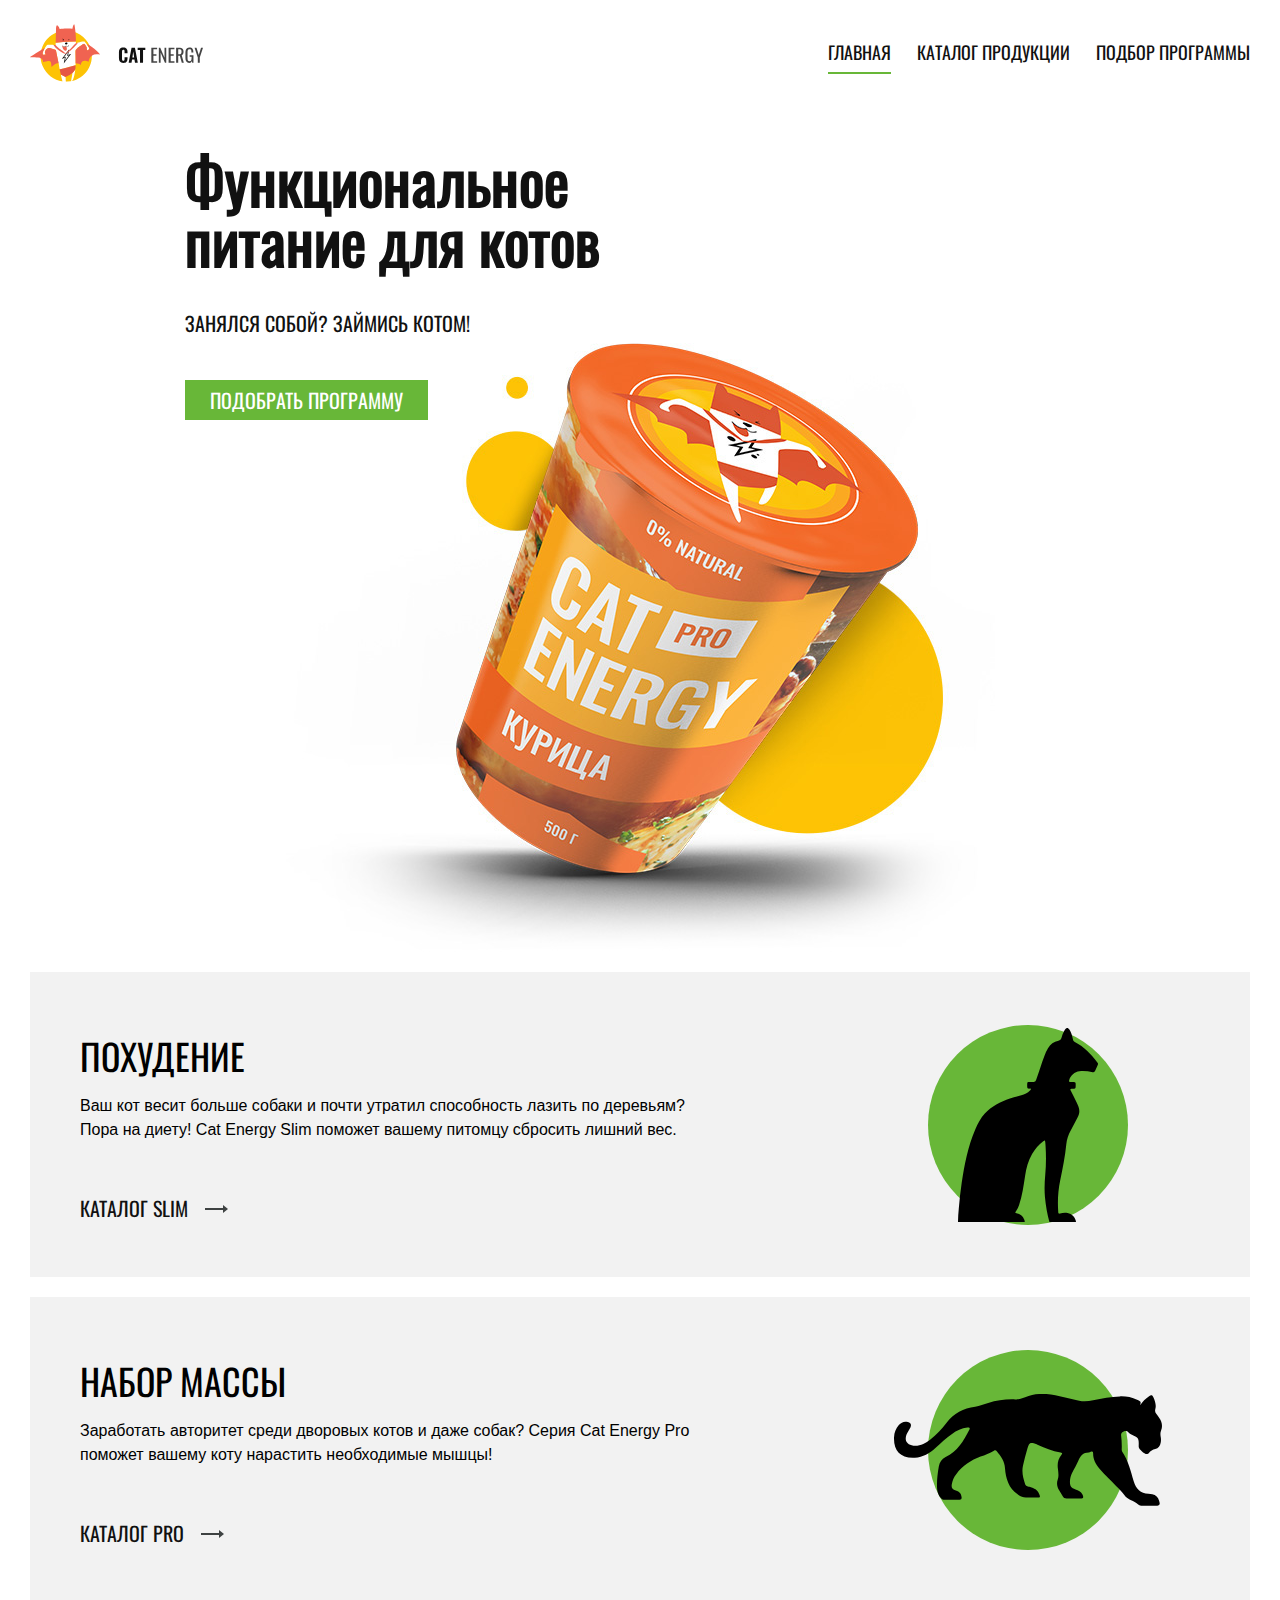
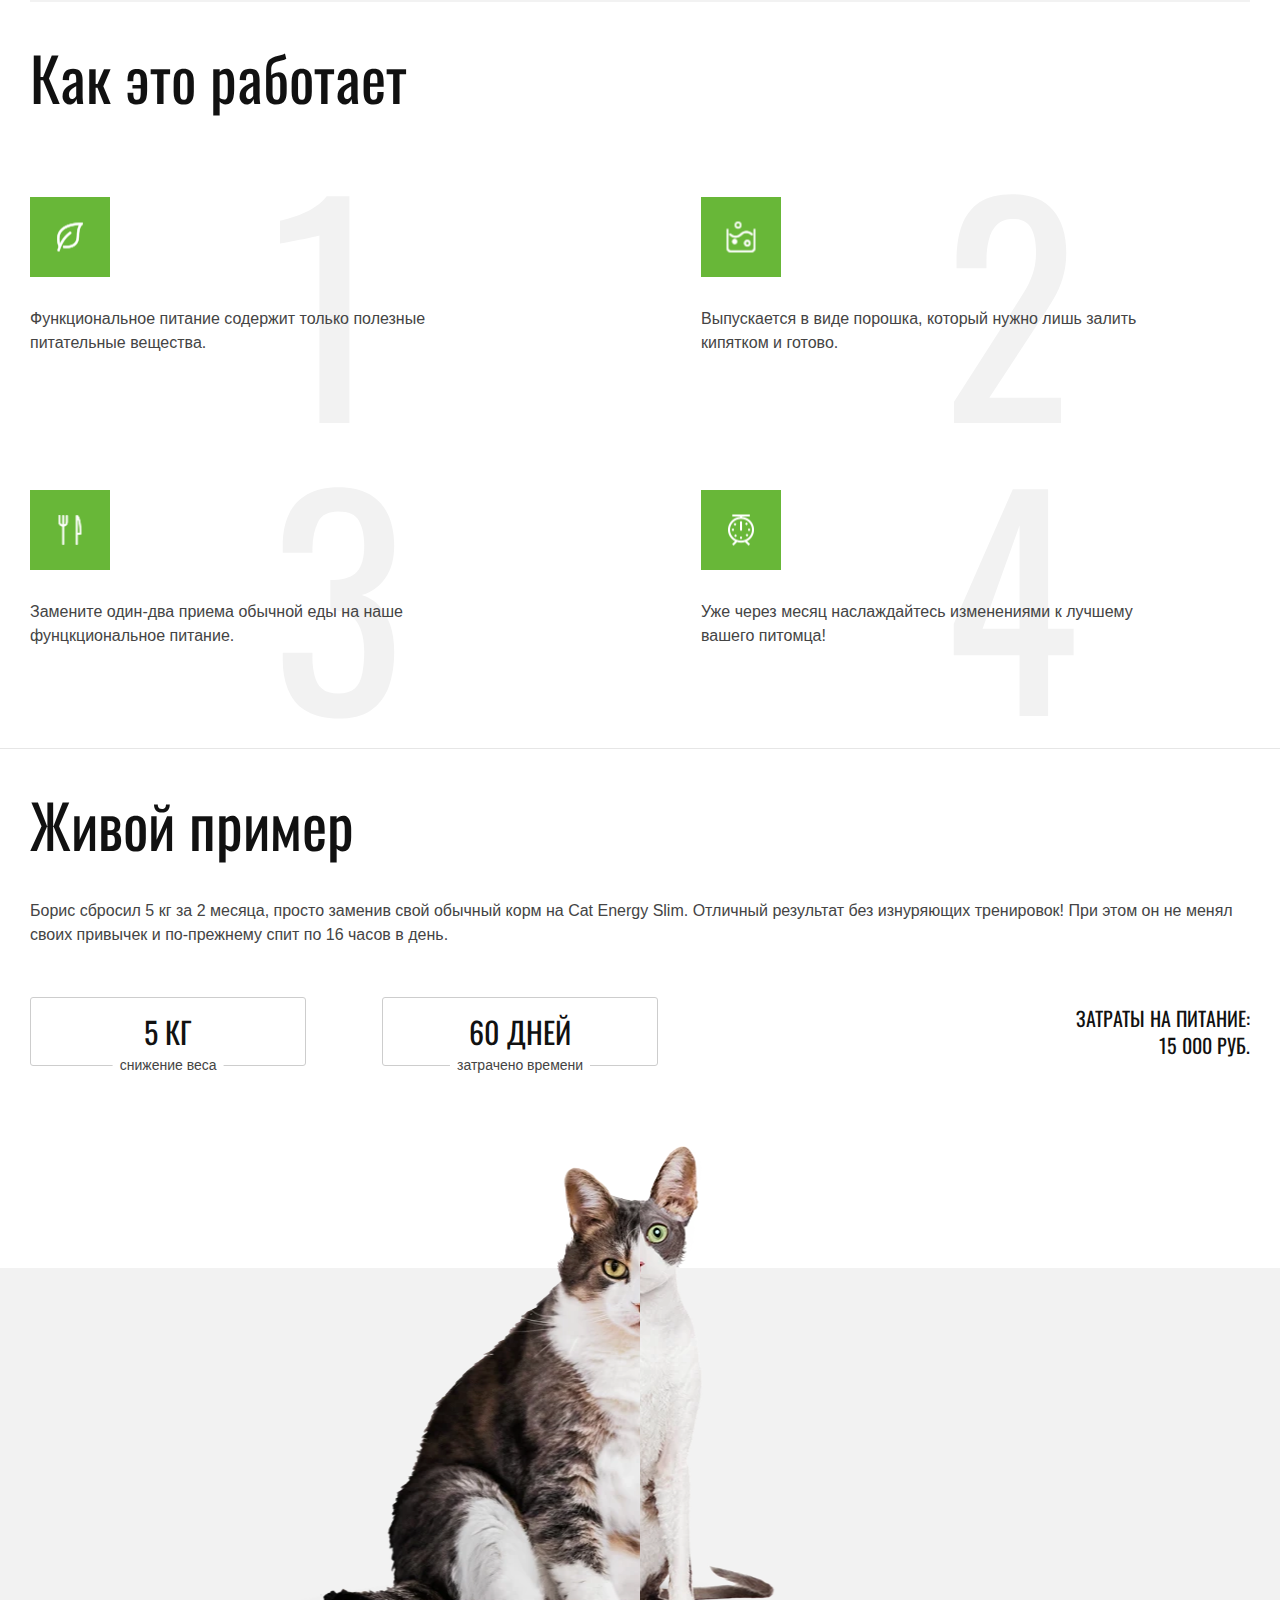
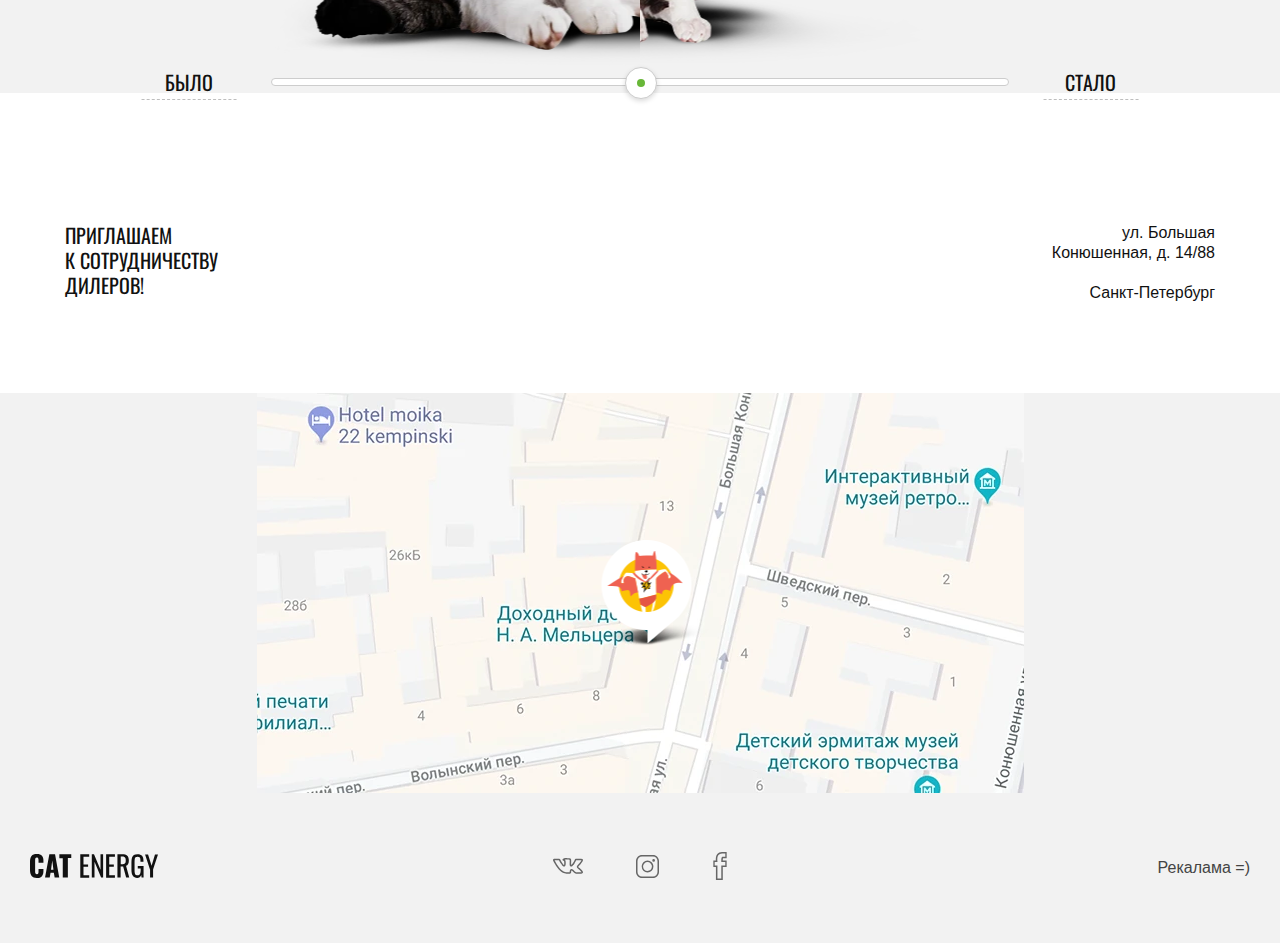
<file: CatEnergy/index.html>
<!DOCTYPE html><html lang="en"><head><meta charset="UTF-8"><meta name="viewport" content="width=device-width,initial-scale=1"><meta http-equiv="X-UA-Compatible" content="ie=edge"><link rel="stylesheet" href="./style.css"><script src="./scripts/polyfill.min.js"></script><script src="./scripts/svg4everybody.min.js"></script><script src="./scripts/picturefill.min.js"></script><script src="./scripts/script.js" defer="defer"></script><title>Cat Energy</title></head><body class="main"><header class="header"><nav class="main-navigation container"><a href="/CatEnergy" class="logo main-navigation__logo"><picture class="main-navigation__image-wrapper"><source type="image/svg+xml" media="(min-width:1300px)" srcset="./image/content-SVG/logo-desktop.svg" alt="Логотип магазина Cat Energy" class="main-navigation__image-logo"><source type="image/svg+xml" media="(min-width:768px)" srcset="./image/content-SVG/logo-tablet.svg" alt="Логотип магазина Cat Energy" class="main-navigation__image-logo"><source type="image/svg+xml" media="(min-width:320px)" srcset="./image/content-SVG/logo-mobile.svg" alt="Логотип магазина Cat Energy" class="main-navigation__image-logo"><img media="(min-width:320px)" srcset="./image/content-SVG/logo-mobile.svg" alt="Логотип магазина Cat Energy" class="main-navigation__image-logo"></picture><img src="./image/content-SVG/logo-mobile-header.svg" alt="Cat Energy" class="main-navigation__caption-logo"> </a><button class="toggler main-navigation__toggler">Переключатель</button><ul class="main-navigation__list"><li class="main-navigation__item"><a class="main-navigation__link main-navigation__link--main">Главная</a></li><li class="main-navigation__item"><a href="./catalog.html" class="main-navigation__link main-navigation__link--main">Каталог продукции</a></li><li class="main-navigation__item"><a href="./product_selection.html" class="main-navigation__link main-navigation__link--main">Подбор программы</a></li></ul></nav></header><main class="main"><h1 class="visually-hidden">Самый лучший магазин кошачьего корма, который я когда-либо видел!!!!!!</h1><div class="presentation__wrapper"><section class="presentation container"><h2 class="presentation__title">Функциональное<br>питание для котов</h2><p class="presentation__slogan">Занялся собой? Займись котом!</p><a href="./product_selection.html" class="presentation__button button">Подобрать программу</a><picture class="presentation__image-wrapper"><source type="image/webp" media="(min-width:1300px)" srcset="./image/content-picture/index-can@2x.webp 2x, ./image/content-picture/index-can.webp" alt="Упаковка самого лучшуго кошачьего корма"><source media="(min-width:1300px)" srcset="./image/content-picture/index-can@2x.png 2x, ./image/content-picture/index-can.png" alt="Упаковка самого лучшуго кошачьего корма"><source type="image/webp" media="(min-width:320px)" srcset="./image/content-picture/index-can-mobile@2x.webp 2x, ./image/content-picture/index-can-mobile.webp" alt="Упаковка самого лучшуго кошачьего корма"><img srcset="./image/content-picture/index-can-mobile@2x.png 2x" src="./image/content-picture/index-can-mobile.png" alt="Упаковка самого лучшуго кошачьего корма" class="presentation__image"></picture></section></div><section class="benefits container"><h2 class="visually-hidden">Выберите какой результат вас интересует</h2><ul class="benefits__list"><li class="benefits__item"><div class="benefits__caption-wrapper"><span class="benefits__circle"><img src="./image/content-SVG/cat-slim.svg" alt="Худой красивый котик" class="benefits__image benefits__image--slim"></span><h3 class="benefits__caption">Похудение</h3></div><p class="benefits__description">Ваш кот весит больше собаки и почти утратил способность лазить по деревьям? Пора на диету! Cat Energy Slim поможет вашему питомцу сбросить лишний вес.</p><p class="benefits__link-wpapper"><a href="#" class="benefits__link">Каталог Slim</a></p></li><li class="benefits__item"><div class="benefits__caption-wrapper"><span class="benefits__circle"><img src="./image/content-SVG/cat-pro.svg" alt="Сильный красивый котик" class="benefits__image benefits__image--pro"></span><h3 class="benefits__caption">Набор Массы</h3></div><p class="benefits__description">Заработать авторитет среди дворовых котов и даже собак? Серия Cat Energy Pro поможет вашему коту нарастить необходимые мышцы!</p><p class="benefits__link-wpapper"><a href="#" class="benefits__link">Каталог Pro</a></p></li></ul></section><section class="advantage container"><h2 class="advantage__title">Как это работает</h2><ul class="advantage__list"><li class="advantage__item"><span class="advantage__icon advantage__icon--leaf"></span><p class="advantage__description">Функциональное питание содержит только полезные питательные вещества.</p><span class="advantage__number">1</span></li><li class="advantage__item"><span class="advantage__icon advantage__icon--powder"></span><p class="advantage__description">Выпускается в виде порошка, который нужно лишь залить кипятком и готово.</p><span class="advantage__number">2</span></li><li class="advantage__item"><span class="advantage__icon advantage__icon--fork"></span><p class="advantage__description">Замените один-два приема обычной еды на наше фунцкциональное питание.</p><span class="advantage__number">3</span></li><li class="advantage__item"><span class="advantage__icon advantage__icon--clock"></span><p class="advantage__description">Уже через месяц наслаждайтесь изменениями к лучшему вашего питомца!</p><span class="advantage__number">4</span></li></ul></section><section class="example"><div class="example__inner"><div class="example__description-wrapper container"><h2 class="example__title">Живой пример</h2><p class="example__desc">Борис сбросил 5 кг за 2 месяца, просто заменив свой обычный корм на Cat Energy Slim. Отличный результат без изнуряющих тренировок! При этом он не менял своих привычек и по-прежнему спит по 16 часов в день.</p><div class="example__goals-costs-wrapper"><ul class="example__goals goal__list"><li class="goal"><span class="goal__condition">Cнижение веса</span> <span class="goal__result">5 кг</span></li><li class="goal"><span class="goal__condition">Затрачено времени</span> <span class="goal__result">60 дней</span></li></ul><p class="example__costs"><span class="example__costs-desc">Затраты на питание: </span><span class="example__costs-price">15&nbsp000&nbspруб.</span></p></div></div><section class="representation example__representation"><h3 class="visually-hidden">Визуальный пример применение нашего корма</h3><div class="representation__root"><p class="representation__cut representation__cut--before"><picture><source type="image/webp" media="(min-width:768px)" srcset="./image/content-picture/before-desktop@2x.webp 2x, ./image/content-picture/before-desktop.webp" alt="Котик до применения нашего корма"><source media="(min-width:768px)" srcset="./image/content-picture/before-desktop@2x.png 2x, ./image/content-picture/before-desktop.png" alt="Котик до применения нашего корма"><source type="image/webp" media="(min-width:320px)" srcset="./image/content-picture/before-mobile@2x.webp 2x, ./image/content-picture/before-mobile.webp" alt="Котик до применения нашего корма"><img srcset="./image/content-picture/before-mobile@2x.png 2x" src="./image/content-picture/before-mobile.png" alt="Котик до применения нашего корма" class="representation__image representation__image--before"></picture></p><p class="representation__cut representation__cut--after"><picture class="representation__image-wrapper representation__image-wrapper--after"><source type="image/webp" media="(min-width:768px)" srcset="./image/content-picture/after-desktop@2x.webp 2x, ./image/content-picture/after-desktop.webp" alt="Котик после применения нашего корма"><source media="(min-width:768px)" srcset="./image/content-picture/after-desktop@2x.png 2x, ./image/content-picture/after-desktop.png" alt="Котик после применения нашего корма"><source type="image/webp" media="(min-width:320px)" srcset="./image/content-picture/after-mobile@2x.webp 2x, ./image/content-picture/after-mobile.webp" alt="Котик после применения нашего корма"><img srcset="./image/content-picture/after-mobile@2x.png 2x" src="./image/content-picture/after-mobile.png" alt="Котик после применения нашего корма" class="representation__image representation__image--after"></picture></p></div><div class="slider representation__slider container"><button class="slider__button slider__button--before">Было</button><p class="silder__body silder__body--right"><span class="slider__lever representation--slider__lever"></span></p><button class="slider__button slider__button--after">Стало</button></div></section></div></section><section class="contacts"><h2 class="visually-hidden">Наши контакты</h2><div class="contacts__welcome container"><p class="contacts__contribution">Приглашаем<br>к сотрудничеству<br>дилеров!</p><p class="contacts__address">ул. Большая<br>Конюшенная, д. 14/88<br><span class="contacts__city">Санкт-Петербург</span></p></div><p class="map contacts__map"><picture class="map__container"><source type="image/webp" media="(min-width:1300px)" srcset="./image/content-picture/map-desktop@2x.webp 2x, ./image/content-picture/map-desktop.webp" alt="ул. Большая Конюшенная, 14/88"><source media="(min-width:1300px)" srcset="./image/content-picture/map-desktop@2x.png 2x, ./image/content-picture/map-desktop.png" alt="ул. Большая Конюшенная, 14/88"><source type="image/webp" media="(min-width:768px)" srcset="./image/content-picture/map-tablet@2x.webp 2x, ./image/content-picture/map-tablet.webp" alt="ул. Большая Конюшенная, 14/88"><source media="(min-width:768px)" srcset="./image/content-picture/map-tablet@2x.png 2x, ./image/content-picture/map-tablet.png" alt="ул. Большая Конюшенная, 14/88"><source type="image/webp" srcset="./image/content-picture/map-mobile@2x.webp 2x, ./image/content-picture/map-mobile.webp" alt="ул. Большая Конюшенная, 14/88"><img srcset="./image/content-picture/map-mobile@2x.png 2x" src="./image/content-picture/map-mobile.png" alt="ул. Большая Конюшенная, 14/88" class="map__image"></picture></p></section></main><footer class="footer"><div class="footer__inner container"><p class="logo__wrapper footer__item footer__item--logo"><a href="/CatEnergy" class="logo"><img src="./image/content-SVG/footer-logo.svg" alt="Логитип нашего сайта" width="128px" height="24px"></a></p><ul class="socials footer__item footer__item--socials"><li class="socials__item"><a href="" class="socials__link" aria-label="Вконтакте"><svg class="socials__logo socials__logo--vk" width="30" height="16"><!-- <svg class="socials__link-logo" width="22" height="12"> --><use xlink:href="./image/spriteSVG/sprite.svg#vk"></use></svg></a></li><li class="socials__item"><a href="" class="socials__link" aria-label="Инстаграм"><svg class="socials__logo socials__logo--instagram" width="23" height="23"><!-- <svg class="socials__logo" width="16" height="16"> --><use xlink:href="./image/spriteSVG/sprite.svg#instagram"></use></svg></a></li><li class="socials__item"><a href="" class="socials__link" aria-label="Фейсбук"><svg class="socials__logo socials__logo--fb" width="14" height="28"><!-- <svg class="socials__logo socials__logo--" width="10" height="19"> --><use xlink:href="./image/spriteSVG/sprite.svg#fb"></use></svg></a></li></ul><a class="footer__nothing footer__item footer__item--nothing">Рекалама =)</a></div></footer></body></html>
</file>
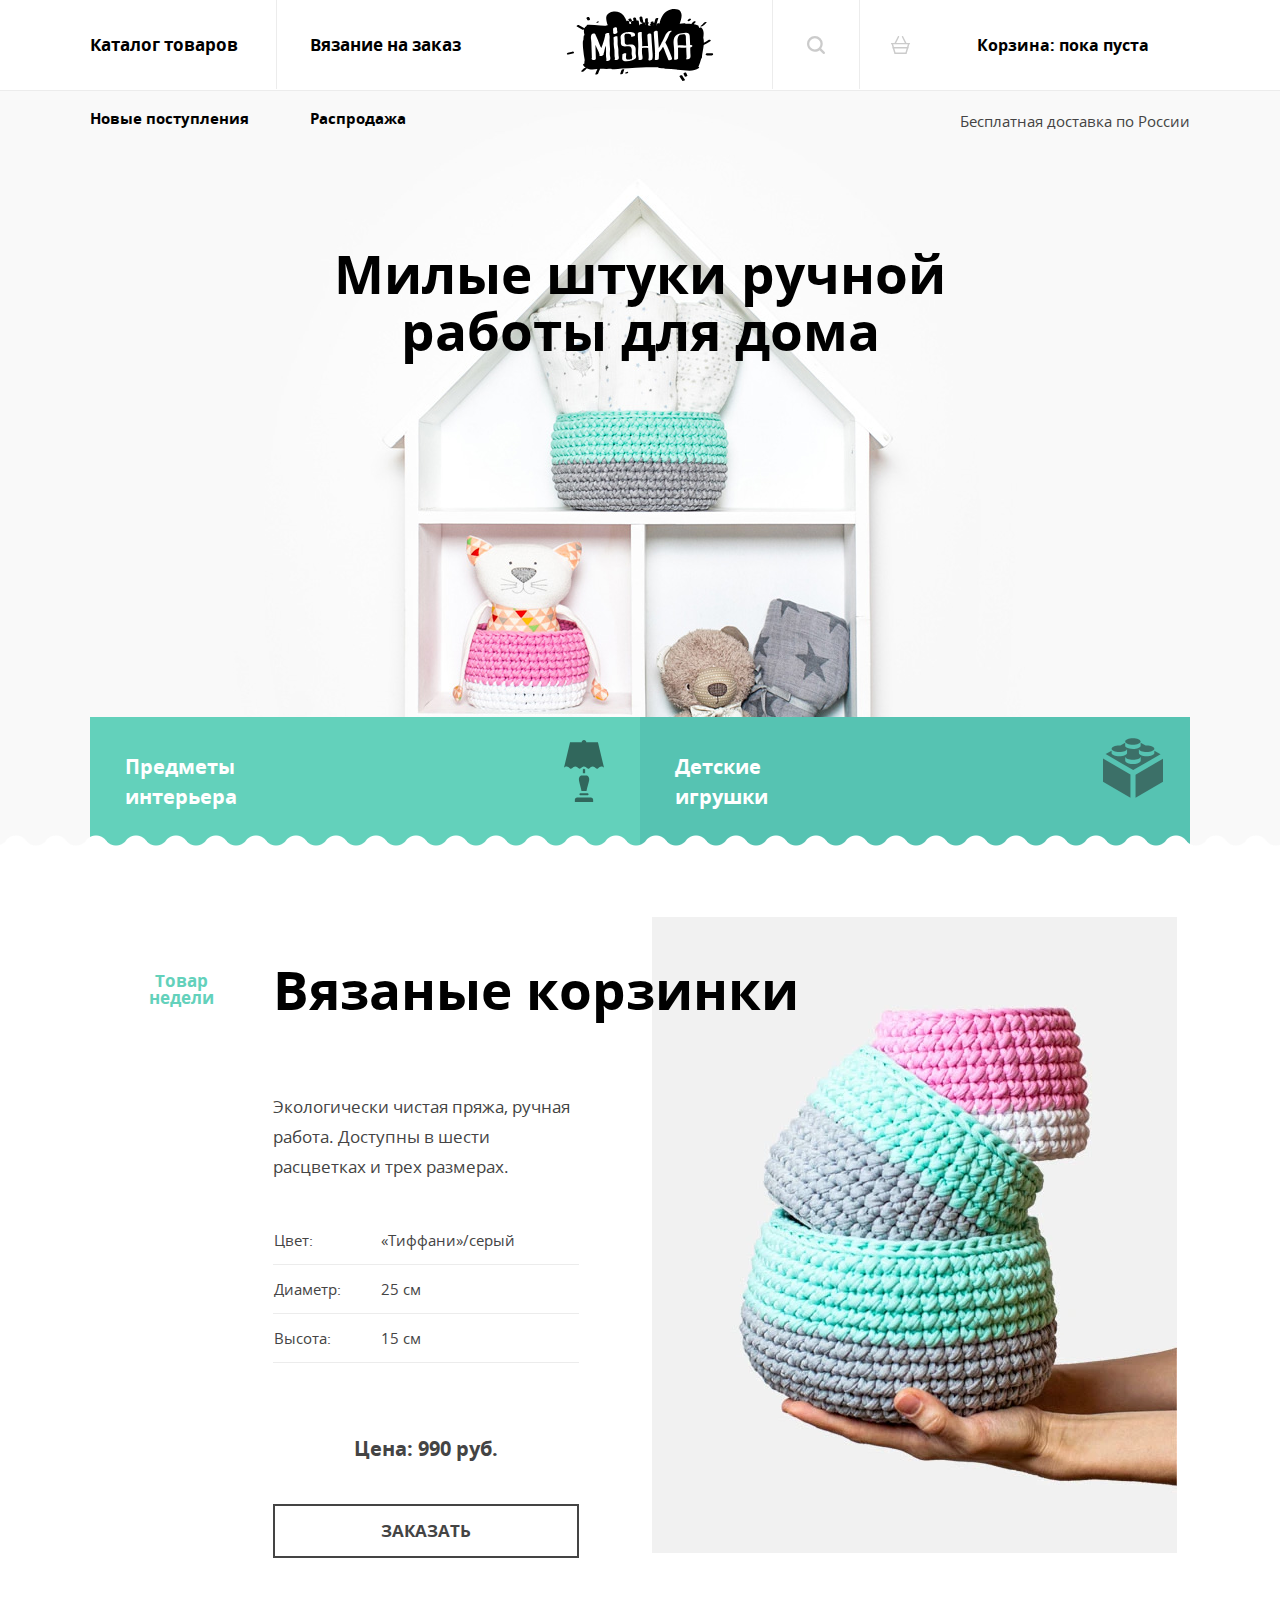
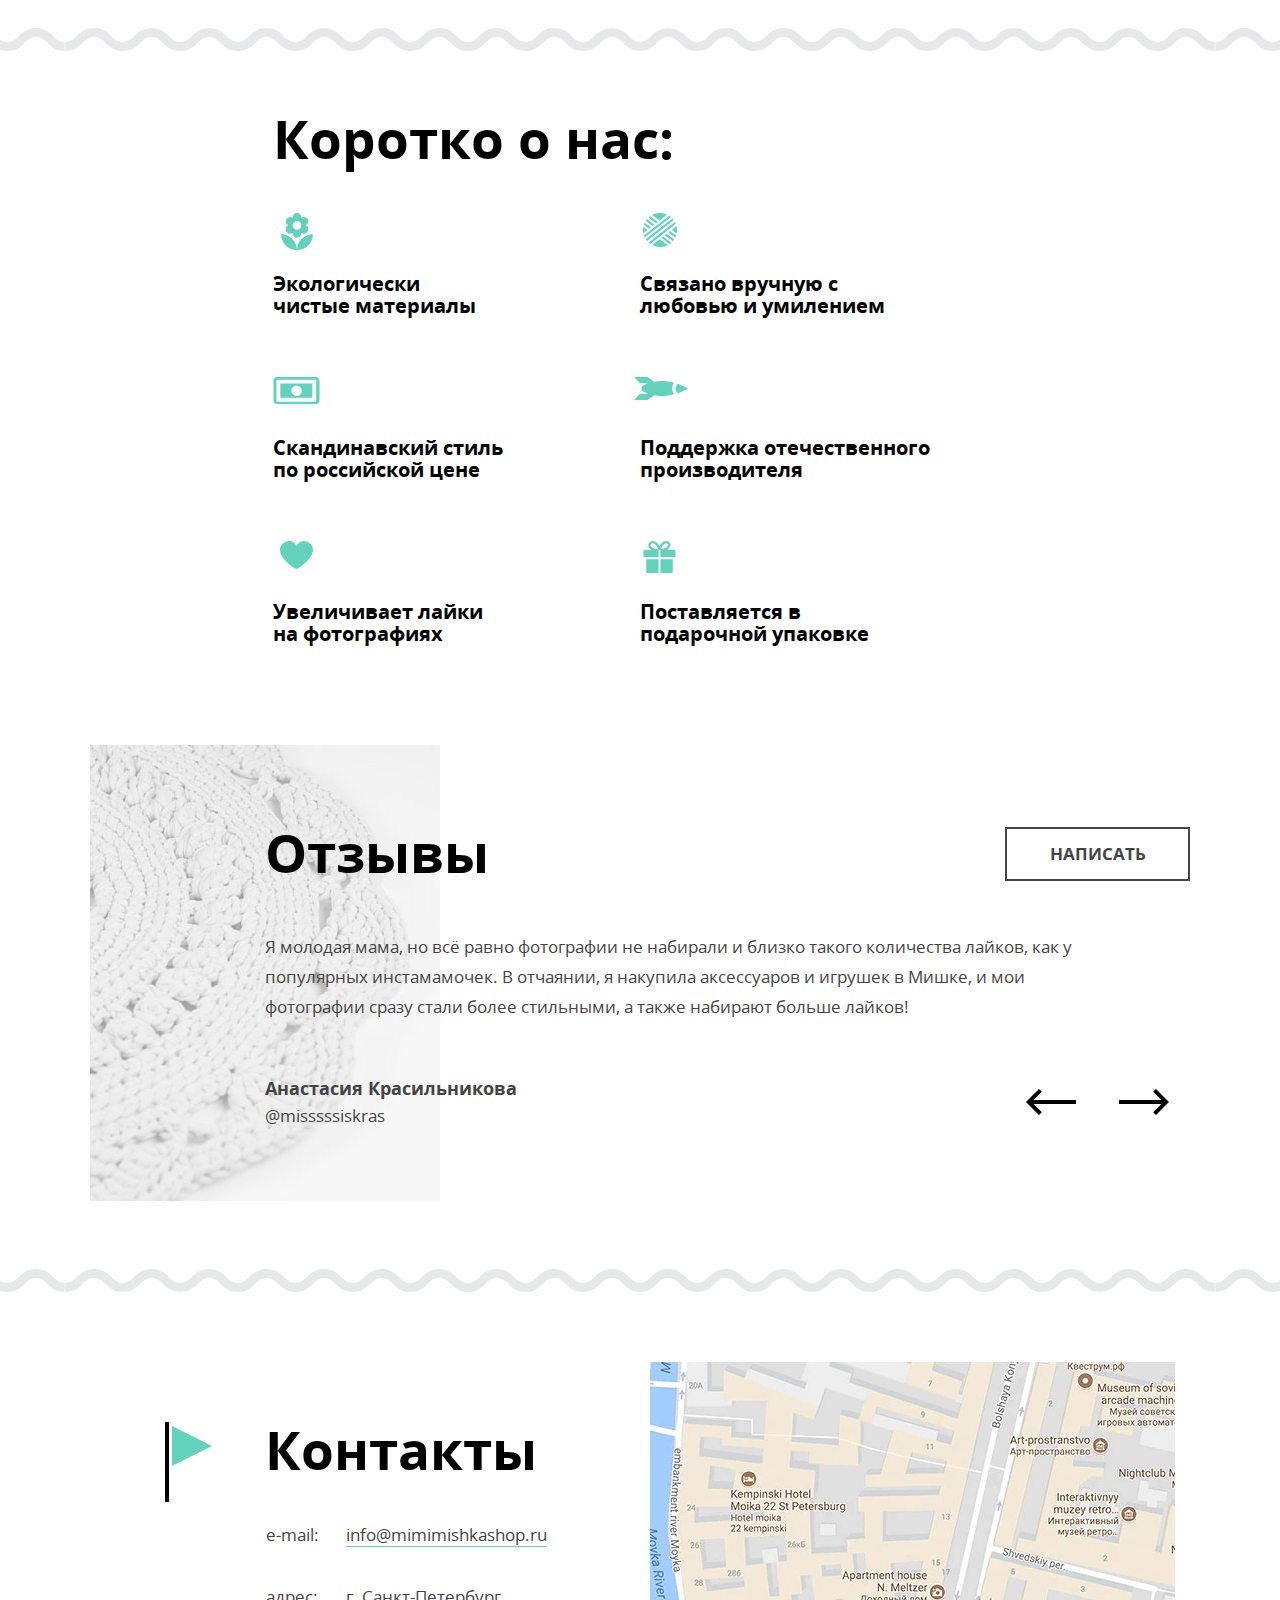
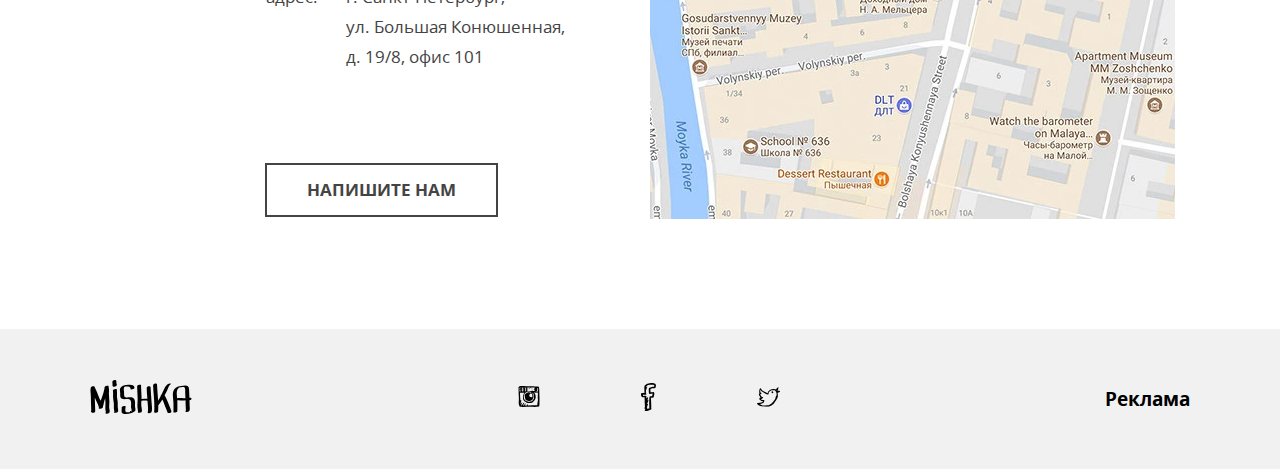
<file: mishka/index.html>
<!DOCTYPE html><html lang="en"><head><meta charset="UTF-8"><meta name="viewport" content="width=device-width,initial-scale=1"><meta http-equiv="X-UA-Compatible" content="ie=edge"><link rel="stylesheet" href="style.css"><script src="./scripts/svg4everybody.min.js"></script><script src="./scripts/picturefill.min.js"></script><title>Мишка</title></head><body><header class="page-header"><div class="main-navigation__wrapper"><nav class="main-navigation container"><button class="toggler toggler--open">toggle</button><ul class="main-navigation__list"><li class="main-navigation__item main-navigation__item--logo"><a href="" class="logo logo--header main-navigation__logo"><picture class="main-navigation__logo-Inner"><source media="(min-width:1150px)" srcset="image/content-SVG/logo-desktop.svg" alt="Логотип"><source media="(min-width:768px)" srcset="image/content-SVG/logo-tablet.svg" alt="Логотип"><img src="image/content-SVG/logo-mobile.svg" alt="Логотип" class="logo__image"></picture></a></li><li class="main-navigation__item main-navigation__item--table main-navigation__item--catalog"><a href="" class="main-navigation__link main-navigation__link--table main-navigation__link--catalog">Каталог товаров</a></li><li class="main-navigation__item main-navigation__item--table"><a href="" class="main-navigation__link main-navigation__link--table">Вязание на заказ</a></li><li class="main-navigation__item main-navigation__item--down"><a href="" class="main-navigation__link main-navigation__link--down">Новые поступления</a></li><li class="main-navigation__item main-navigation__item--down"><a href="" class="main-navigation__link main-navigation__link--down">Распродажа</a></li><li class="main-navigation__item main-navigation__item--search"><a href="" class="main-navigation__link main-navigation__link--search"><svg class="main-navigation__icon main-navigation__icon--search"><use xlink:href="./image/spriteSVG/sprite.svg#search"></use></svg> Поиск по сайту</a></li><li class="main-navigation__item main-navigation__item--cart"><a href="" class="main-navigation__link main-navigation__link--cart"><svg class="main-navigation__icon main-navigation__icon--cart"><use xlink:href="./image/spriteSVG/sprite.svg#cart"></use></svg> Корзина: пока пуста</a></li></ul></nav></div></header><main class=""><h1 class="visually-hidden">Машазин игрушек ручной работы - Мишутка</h1><section class="product"><div class="product__inner container container--product"><div class="product__info"><strong class="product__delivery">Бесплатная доставка по России</strong><h2 class="product__desc">Милые&nbspштуки ручной работы&nbspдля&nbspдома</h2></div><ul class="products-type"><li class="products-type__item products-type__item--interior"><a class="products-type__link products-type__link--interior" href="">Предметы<br>интерьера</a></li><li class="products-type__item products-type__item--toys"><a class="products-type__link products-type__link--toys" href="">Детские<br>игрушки</a></li></ul></div></section><section class="week-product container"><h2 class="week-product__title">Вязаные корзинки</h2><!-- ТЭГ b НЕ РАБОТАЕТ В ГРИДАХ В IE 11! ОН УБИЛ ЧАС МОЕЙ ЖИЗНИ! IE видит только БЛОЧНЫЕ элементы --> <b class="week-product__advantage">Товар недели</b><p class="week-product__description">Экологически чистая пряжа, ручная работа. Доступны в шести расцветках и трех размерах.</p><table class="week-product__features"><tr><td>Цвет:</td><td>«Тиффани»/серый</td></tr><tr><td>Диаметр:</td><td>25 см</td></tr><tr><td>Высота:</td><td>15 см</td></tr></table><p class="week-product__logo"><picture><source type="image/webp" media="(min-width:1150px)" srcset="./image/content-picture/triple-set-desktop@2x.webp 2x, ./image/content-picture/triple-set-desktop.webp" alt="Товар недели" class="week-product__image"><source media="(min-width:1150px)" srcset="./image/content-picture/triple-set-desktop@2x.jpg 2x, ./image/content-picture/triple-set-desktop.jpg" alt="Товар недели" class="week-product__image"><source type="image/webp" media="(min-width:768px)" srcset="./image/content-picture/triple-set-tablet@2x.webp 2x, ./image/content-picture/triple-set-tablet.webp" alt="Товар недели" class="week-product__image"><source media="(min-width:768px)" srcset="./image/content-picture/triple-set-tablet@2x.jpg 2x, ./image/content-picture/triple-set-tablet.jpg" alt="Товар недели" class="week-product__image"><source type="image/webp" media="(min-width:320px)" srcset="./image/content-picture/triple-set-mobile@2x.webp 2x, ./image/content-picture/triple-set-mobile.webp" alt="Товар недели" class="week-product__image"><img srcset="./image/content-picture/triple-set-mobile@2x.jpg 2x" src="./image/content-picture/triple-set-mobile.jpg" alt="Товар недели" class="week-product__image"></picture></p><p class="week-product__price">Цена: 990 руб.</p><a href="" class="button week-product__button">Заказать</a></section><div class="wave" aria-hidden="true"></div><section class="features container"><div class="features__inner"><h2 class="features__caption">Коротко о нас:</h2><ul class="features__list"><li class="features__item features__item--flower">Экологически<br>чистые материалы</li><li class="features__item features__item--price">Скандинавский стиль<br>по российской цене</li><li class="features__item features__item--heart">Увеличивает лайки<br>на фотографиях</li><li class="features__item features__item--yarn">Связано вручную с<br>любовью и умилением</li><li class="features__item features__item--rocket">Поддержка отечественного<br>производителя</li><li class="features__item features__item--present">Поставляется в<br>подарочной упаковке</li></ul></div></section><section class="review container container--review"><div class="review__wrapper"><h2 class="review__title">Отзывы</h2><blockquote class="review__text">Я молодая мама, но всё равно фотографии не набирали и близко такого количества лайков, как у популярных инстамамочек. В отчаянии, я накупила аксессуаров и игрушек в Мишке, и мои фотографии сразу стали более стильными, а также набирают больше лайков!</blockquote><p class="review__autor">Анастасия Красильникова<br><span class="review__autor-email">@misssssiskras</span></p><p class="review__navigation"><button class="arrow arrow--left">Назад</button><button class="arrow arrow--right">Вперед</button></p><a href="" class="button review__button">Написать</a></div></section><div class="wave wave--review" aria-hidden="true"></div><div class="contacts__wrapper container container--contacts"><section class="contacts clearfix"><div class="contacts__inner flag"><h2 class="contacts__title">Контакты</h2><table class="contacts__table"><tbody class="contacts__tbody"><tr class="contacts__tr"><td class="contacts__td">e&#8209;mail:</td><td class="contacts__td"><a href="" class="contacts__email-link">info@mimimishkashop.ru</a></td></tr><tr class="contacts__tr"><td class="contacts__td">адрес:</td><td class="contacts__td">г. Санкт-Петербург,<br>ул. Большая Конюшенная,<br>д. 19/8, офис 101</td></tr></tbody></table></div><p class="contacts__map"><picture><source type="image/webp" media="(min-width:1150px)" srcset="./image/content-picture/map-desktop@2x.webp 2x, ./image/content-picture/map-desktop.webp" alt="г. Санкт-Петербург, ул. Большая Конюшенная, д. 19/8, офис 101" class="contacts__map-image"><source media="(min-width:1150px)" srcset="./image/content-picture/map-desktop@2x.jpg 2x, ./image/content-picture/map-desktop.jpg" alt="г. Санкт-Петербург, ул. Большая Конюшенная, д. 19/8, офис 101" class="contacts__map-image"><source type="image/webp" media="(min-width:768px)" srcset="./image/content-picture/map-tablet@2x.webp 2x, ./image/content-picture/map-tablet.webp" alt="г. Санкт-Петербург, ул. Большая Конюшенная, д. 19/8, офис 101" class="contacts__map-image"><source media="(min-width:768px)" srcset="./image/content-picture/map-tablet@2x.jpg 2x, ./image/content-picture/map-tablet.jpg" alt="г. Санкт-Петербург, ул. Большая Конюшенная, д. 19/8, офис 101" class="contacts__map-image"><source type="image/webp" media="(min-width:320px)" srcset="./image/content-picture/map-mobile@2x.webp 2x, ./image/content-picture/map-mobile.webp" alt="г. Санкт-Петербург, ул. Большая Конюшенная, д. 19/8, офис 101" class="contacts__map-image"><img srcset="./image/content-picture/map-mobile@2x.jpg 2x" src="./image/content-picture/map-mobile.jpg" alt="г. Санкт-Петербург, ул. Большая Конюшенная, д. 19/8, офис 101" class="contacts__map-image"></picture></p><a class="button contacts__button">Напишите нам</a></section></div></main><footer class="footer"><div class="footer__inner container"><a href="" class="logo footer__logo-link"><svg class="footer__logo" width="102" height="34"><use xlink:href="./image/spriteSVG/sprite.svg#logo-footer"></use></svg></a><ul class="socials footer__socials"><li class="socials__item"><a href="" class="socials__link"><svg class="socials__icon socials__icon--instagram" width="22" height="21"><use xlink:href="./image/spriteSVG/sprite.svg#instagram"></use></svg> <span class="visually-hidden">Инстаграм</span></a></li><li class="socials__item"><a href="" class="socials__link"><svg class="socials__icon socials__icon--facebook" width="15" height="28"><use xlink:href="./image/spriteSVG/sprite.svg#facebook"></use></svg> <span class="visually-hidden">Фейсбук</span></a></li><li class="socials__item"><a href="" class="socials__link"><svg class="socials__icon socials__icon--twitter" width="23" height="20"><use xlink:href="./image/spriteSVG/sprite.svg#twitter"></use></svg> <span class="visually-hidden">Твиттер</span></a></li></ul><p class="footer__nothing">Реклама</p></div></footer></body></html>
</file>
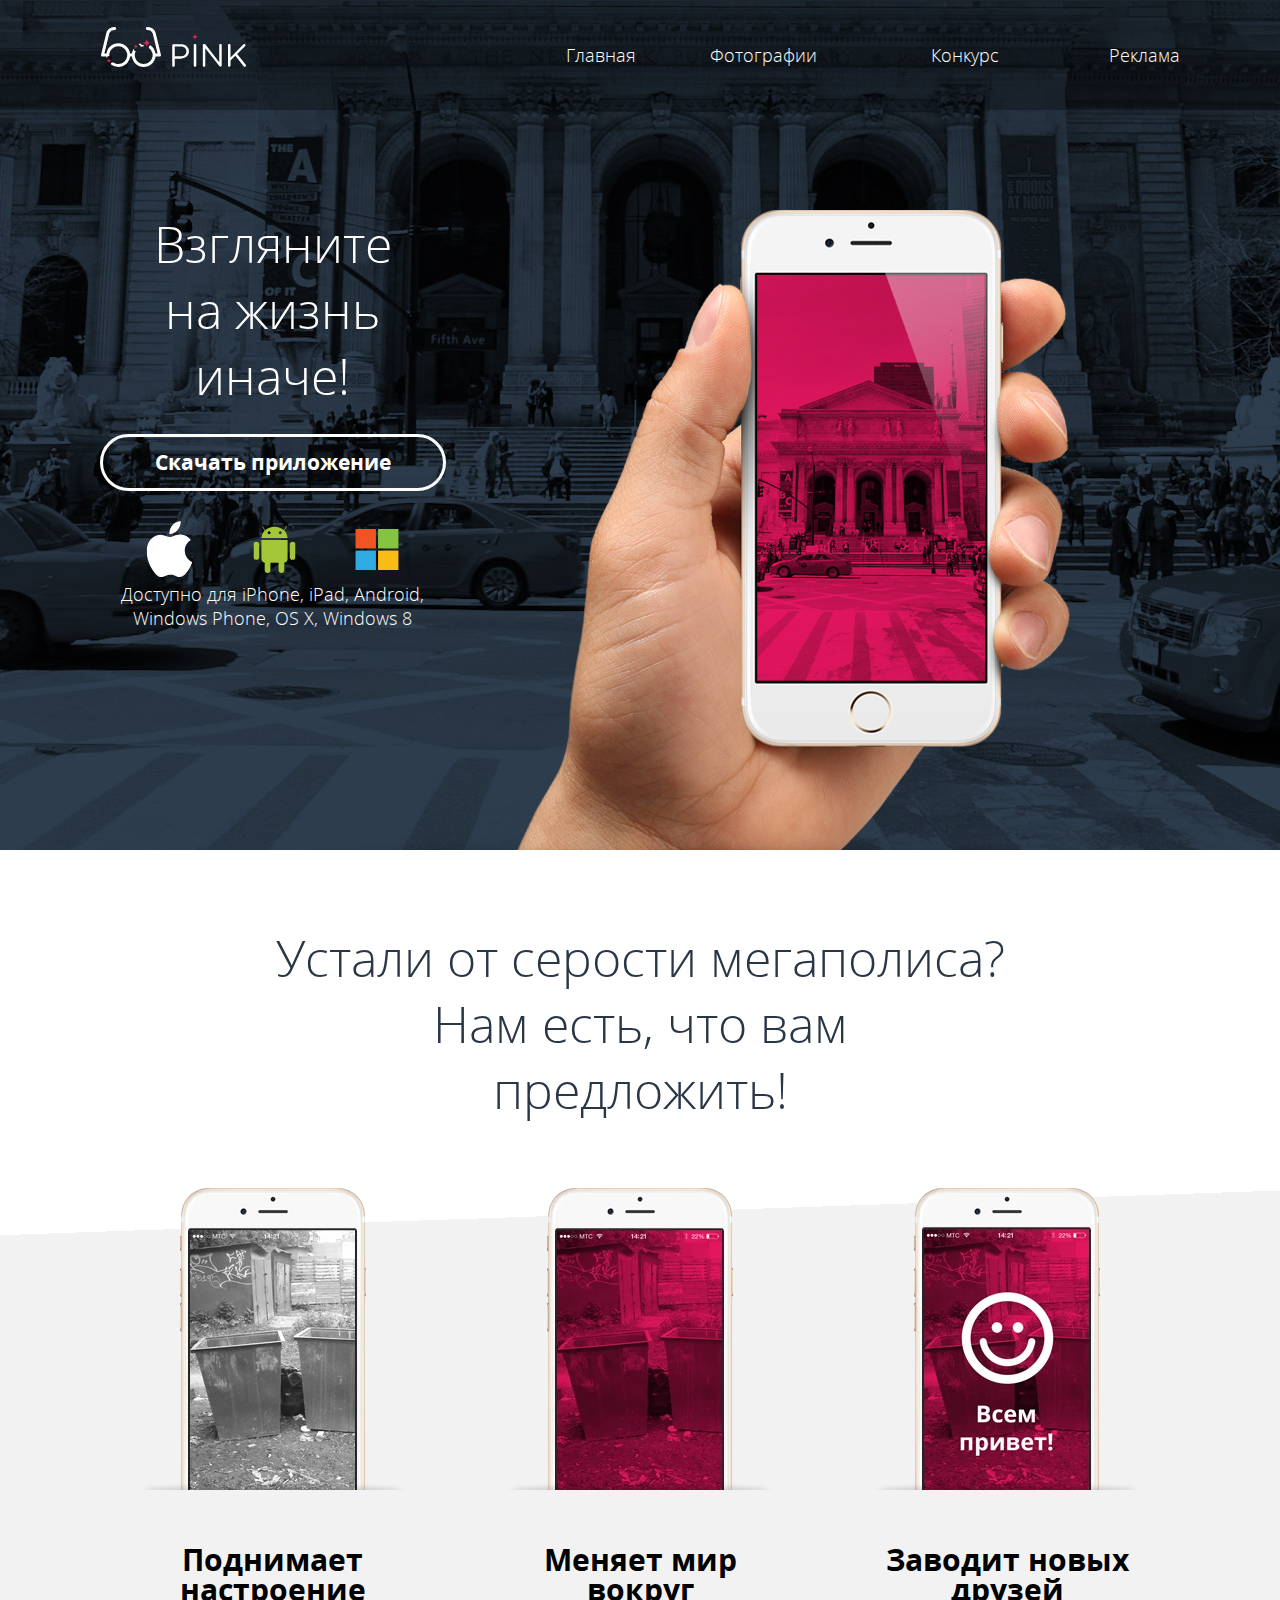
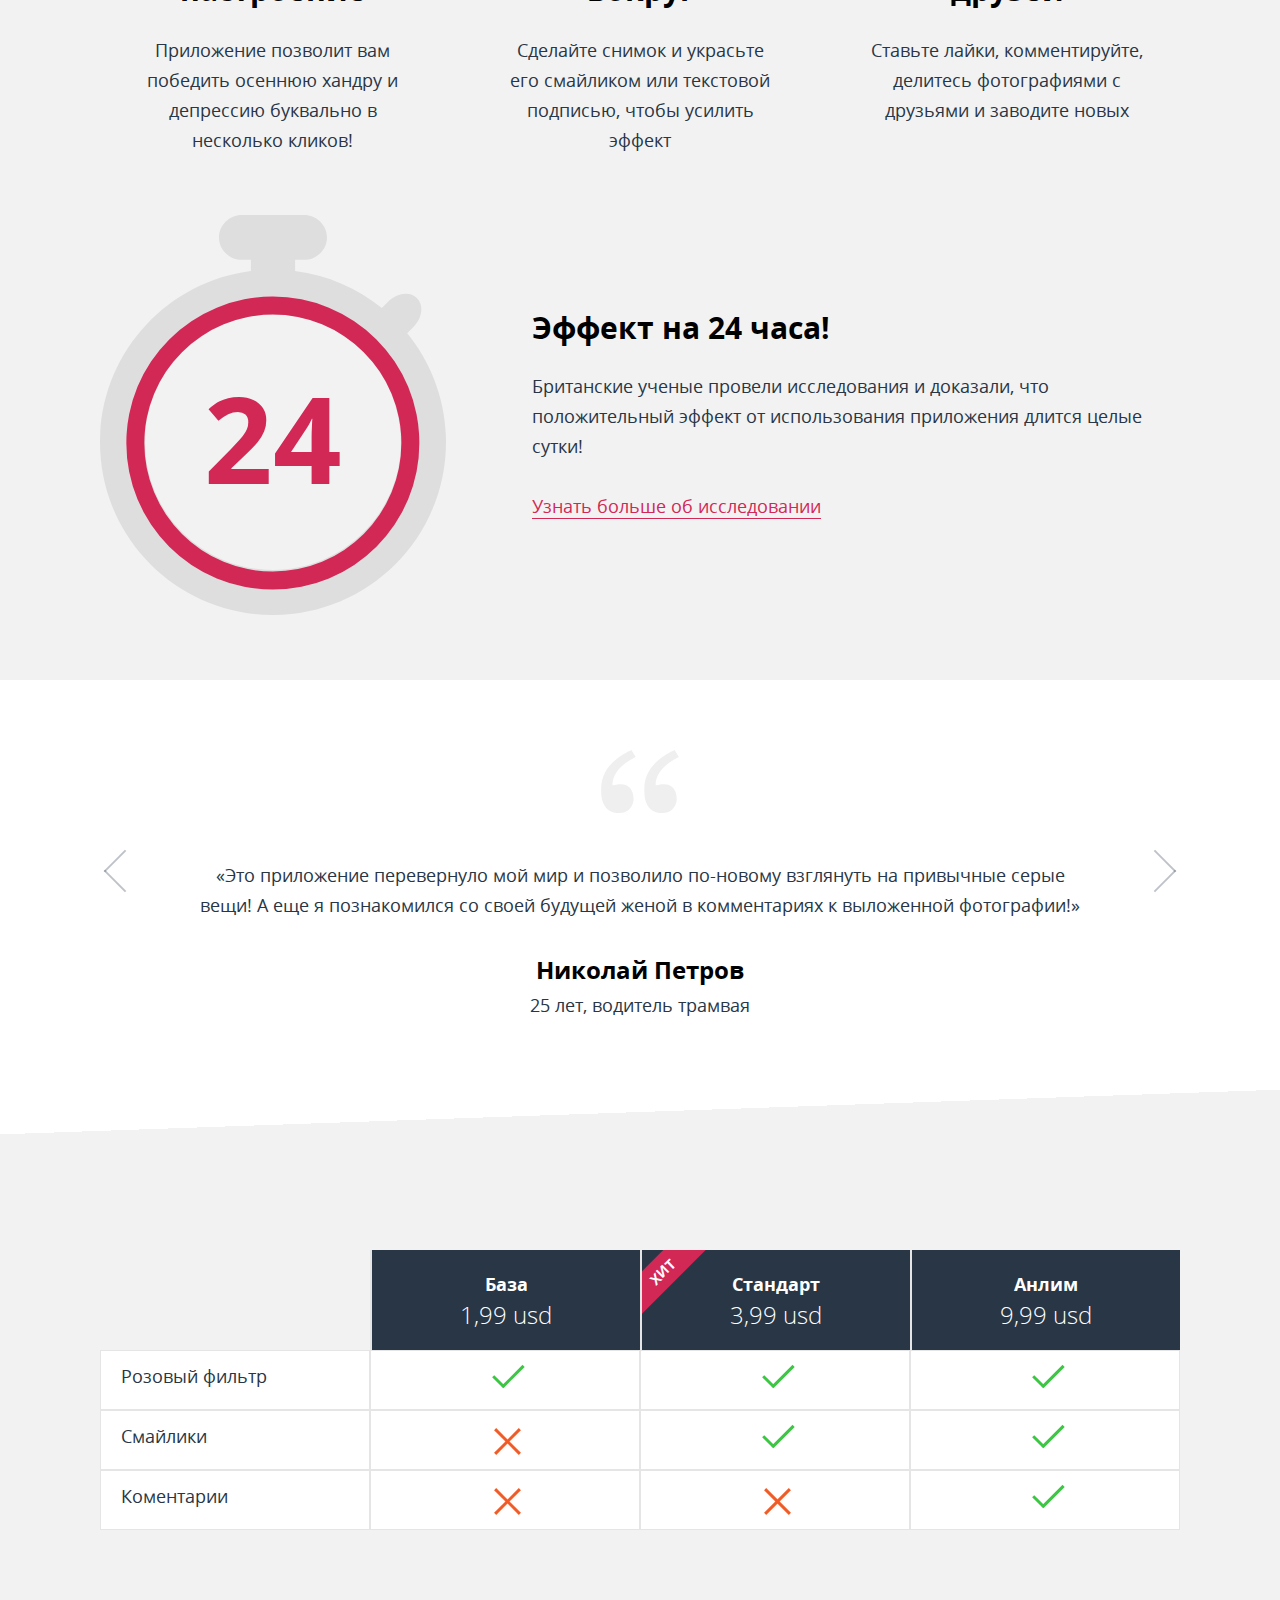
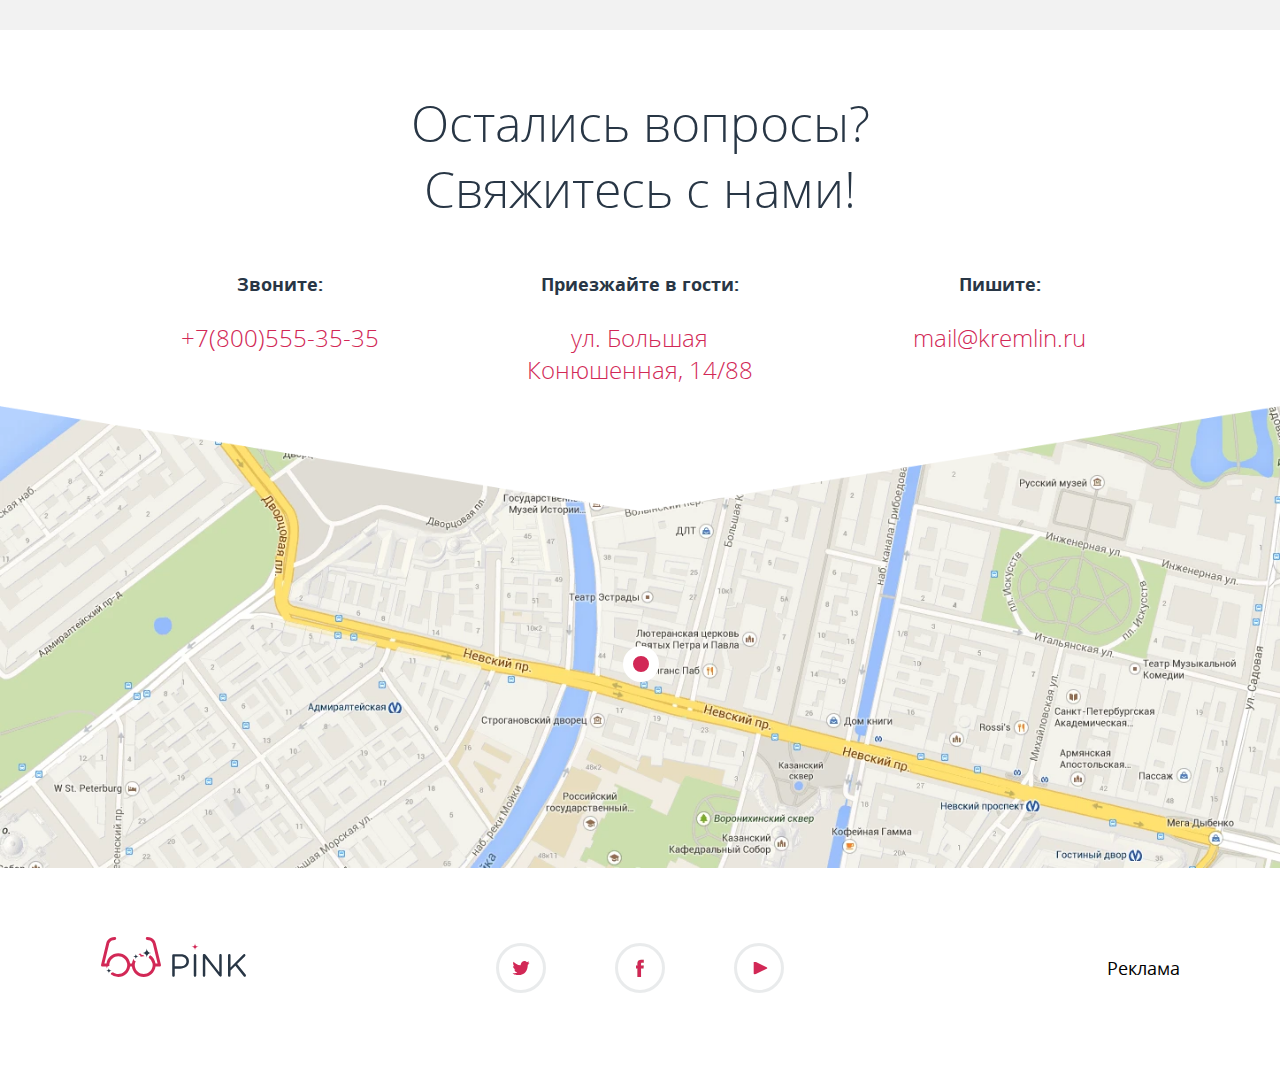
<file: Pink/index.html>
<!DOCTYPE html><html lang="en"><head><meta charset="UTF-8"><meta name="viewport" content="width=device-width,initial-scale=1"><meta http-equiv="X-UA-Compatible" content="ie=edge"><link rel="stylesheet" href="./style.css"><script src="./scripts/script.js" defer="defer"></script><script src="./scripts/picturefill.min.js" defer="defer"></script><script src="./scripts/svg4everybody.min.js" defer="defer"></script><title>Pink</title></head><body><header class="header"><nav class="main-navigation container container--header"><p class="main-navigation__logo"><a href="" class="main-navigation__logo-link"><svg alt="Логотип" class="main-navigation__logo-image logo"><use xlink:href="./image/spriteSVG/sprite.svg#logotype-desktop"></use></svg></a></p><button class="toggler">Переключатель</button><ul class="main-navigation__list"><li class="main-navigation__item"><a href="" class="main-navigation__link">Главная</a></li><li class="main-navigation__item"><a href="" class="main-navigation__link">Фотографии</a></li><li class="main-navigation__item"><a href="" class="main-navigation__link">Конкурс</a></li><li class="main-navigation__item main-navigation__item--no-link">Реклама</li></ul></nav></header><main class="main"><section class="application"><div class="application__inner container"><div class="application__content"><h2 class="application__caption">Взгляните<br>на жизнь<br>иначе!</h2><a href="" class="application__link button button--application">Скачать приложение</a><ul class="application__device-list"><li class="application__device"><img src="./image/content-SVG/apple-logo.svg" alt="apple"></li><li class="application__device"><img src="./image/content-SVG/android-logo.svg" alt="android"></li><li class="application__device"><img src="./image/content-SVG/microsoft-logo.svg" alt="windows phone"></li></ul><p class="application__cover">Доступно для iPhone, iPad, Android,<br>Windows Phone, OS X, Windows 8</p></div></div></section><div class="diagonal"><section class="offer main__offer container"><h2 class="offer__text offer__text--question">Устали от серости мегаполиса?</h2><p class="offer__text">Нам есть, что вам<br>предложить!</p></section><section class="features"><h2 class="visually-hidden">Особенности нашего приложения</h2><div class="features__inner container"><p class="features__represent"><picture class="features__represent-inner"><source type="image/webp" media="(min-width:320px)" srcset="./image/content-picture/Iphone-red-smile-large-cut@2x.webp 2x, ./image/content-picture/Iphone-red-smile-large-cut.webp" alt="пример приложения"><img src="./image/content-picture/Iphone-red-smile-large-cut.png" srcset="./image/content-picture/Iphone-red-smile-large-cut@2x.png 2x" alt="пример приложения" class="features__represent-image"></picture></p><ul class="features__list"><li class="features__item"><p class="features__image-wrapper"><picture><source type="image/webp" media="(min-width:320px)" srcset="./image/content-picture/Iphone-gray@2x.webp 2x, ./image/content-picture/Iphone-gray.webp" alt="пример приложения"><img src="./image/content-picture/Iphone-gray.png" srcset="./image/content-picture/Iphone-gray@2x.png 2x" alt="пример приложения" class="features__image"></picture></p><div class="features__description"><h3 class="features__caption">Поднимает настроение</h3><p class="features__text">Приложение позволит вам победить осеннюю хандру и депрессию буквально в несколько кликов!</p></div></li><li class="features__item"><p class="features__image-wrapper"><picture><source type="image/webp" srcset="./image/content-picture/Iphone-red@2x.webp 2x, ./image/content-picture/Iphone-red.webp" alt="пример приложения"><img src="./image/content-picture/Iphone-red.png" srcset="./image/content-picture/Iphone-red@2x.png 2x" alt="пример приложения" class="features__image"></picture></p><div class="features__description"><h3 class="features__caption">Меняет мир вокруг</h3><p class="features__text">Сделайте снимок и украсьте его смайликом или текстовой подписью, чтобы усилить эффект</p></div></li><li class="features__item"><p class="features__image-wrapper"><picture><source type="image/webp" media="(min-width:320px)" srcset="./image/content-picture/Iphone-red-smile@2x.webp 2x, ./image/content-picture/Iphone-red-smile.webp" alt="пример приложения"><img src="./image/content-picture/Iphone-red-smile.png" rcset="./image/content-picture/Iphone-red-smile@2x.png 2x" alt="пример приложения" class="features__image"></picture></p><div class="features__description"><h3 class="features__caption">Заводит новых друзей</h3><p class="features__text">Ставьте лайки, комментируйте, делитесь фотографиями с друзьями и заводите новых</p></div></li></ul></div></section></div><section class="research"><h2 class="visually-hidden">Исследования нашего приложения</h2><div class="research__inner container"><p class="research__timer-wrapper"><img src="./image/content-SVG/timer.svg" alt="время действия нашего приложения - 24 часа!" class="research__timer"></p><div class="research__container"><h2 class="research__title">Эффект на&nbsp24&nbspчаса!</h2><p class="research__text">Британские ученые провели исследования и доказали, что положительный эффект от использования приложения длится целые сутки!</p><a href="" class="research__more">Узнать больше об исследовании</a></div></div></section><div class="diagonal diagonal--tariffs"><section class="reviews container"><h2 class="visually-hidden">Обзоры пользователей</h2><button class="arrow arrow--left reviews__arrow"><span class="visually-hidden">Назад</span></button><div class="reviews__container"><div class="autor reviews__autor"><h3 class="autor__name">Николай Петров</h3><span class="autor__about">25 лет, водитель трамвая</span></div><blockquote class="review__text">«Это приложение перевернуло мой мир и позволило по-новому взглянуть на привычные серые вещи! А еще я познакомился со своей будущей женой в комментариях к выложенной фотографии!»</blockquote></div><button class="arrow arrow--right reviews__arrow"><span class="visually-hidden">Вперед</span></button><ul class="slider review__slider"><li><button class="slider__button slider__button--cheked">Первый обзор</button></li><li><button class="slider__button">Второй обзор</button></li><li><button class="slider__button">Третий обзор</button></li></ul></section><section class="tariffs container container--tariff"><h2 class="visually-hidden">Наши тарифы</h2><table class="tariffs__table tariffs__table--center"><tr><th class="tariffs__name tariffs__name--empty"></th><th class="tariffs__name"><h3 class="tariffs__title">База</h3><span class="tariffs__price">1,99 usd</span></th><th class="tariffs__name tariffs__name--hit"><h3 class="tariffs__title">Стандарт</h3><span class="tariffs__price">3,99 usd</span></th><th class="tariffs__name"><h3 class="tariffs__title">Анлим</h3><span class="tariffs__price">9,99 usd</span></th></tr><tr><td class="tariffs__feature">Розовый фильтр</td><td class="tariffs__feature tariffs__feature--body"><b class="tariffs__feature-name">Розовый фильтр</b> <span class="mark mark--yes tariffs__mark"></span> <span class="visually-hidden">Да</span></td><td class="tariffs__feature tariffs__feature--body"><b class="tariffs__feature-name">Розовый фильтр</b> <span class="mark mark--yes tariffs__mark"></span> <span class="visually-hidden">Да</span></td><td class="tariffs__feature tariffs__feature--body"><b class="tariffs__feature-name">Розовый фильтр</b> <span class="mark mark--yes tariffs__mark"></span> <span class="visually-hidden">Да</span></td></tr><tr><td class="tariffs__feature">Смайлики</td><td class="tariffs__feature tariffs__feature--body"><b class="tariffs__feature-name">Смайлики</b> <span class="mark mark--no tariffs__mark"></span> <span class="visually-hidden">Нет</span></td><td class="tariffs__feature tariffs__feature--body"><b class="tariffs__feature-name">Смайлики</b> <span class="mark mark--yes tariffs__mark"></span> <span class="visually-hidden">Да</span></td><td class="tariffs__feature tariffs__feature--body"><b class="tariffs__feature-name">Смайлики</b> <span class="mark mark--yes tariffs__mark"></span> <span class="visually-hidden">Да</span></td></tr><tr><td class="tariffs__feature">Коментарии</td><td class="tariffs__feature tariffs__feature--body"><b class="tariffs__feature-name">Коментарии</b> <span class="mark mark--no tariffs__mark"></span> <span class="visually-hidden">Нет</span></td><td class="tariffs__feature tariffs__feature--body"><b class="tariffs__feature-name">Коментарии</b> <span class="mark mark--no tariffs__mark"></span> <span class="visually-hidden">Нет</span></td><td class="tariffs__feature tariffs__feature--body"><b class="tariffs__feature-name">Коментарии</b> <span class="mark mark--yes tariffs__mark"></span> <span class="visually-hidden">Да</span></td></tr></table><ul class="slider tariffs__slider"><li><button class="slider__button">Первый тариф</button></li><li><button class="slider__button slider__button--cheked">Второй тариф</button></li><li><button class="slider__button">Третий тариф</button></li></ul></section></div><section class="contacts"><h2 class="contacts__caption">Остались вопросы?<br>Свяжитесь с нами!</h2><ul class="contacts__list container"><li class="contacts__item contacts__phone"><b class="contacts__action">Звоните:</b> <em class="contacts__info">+7(800)555-35-35</em></li><li class="contacts__item contacts__item--mail"><b class="contacts__action">Пишите:</b> <em class="contacts__info">mail@kremlin.ru</em></li><li class="contacts__item contacts__item--address"><b class="contacts__action">Приезжайте в гости:</b> <em class="contacts__info">ул. Большая<br>Конюшенная, 14/88</em></li></ul><p class="map contacts__map container container--map"><picture class="map__wrapper"><source type="image/webp" media="(min-width:960px)" srcset="./image/content-picture/map-desktop-cut@2x.webp 2x, ./image/content-picture/map-desktop-cut.webp" alt="ул. Большая Конюшенная, 14/88"><source media="(min-width:960px)" srcset="./image/content-picture/map-desktop-cut@2x.png 2x, ./image/content-picture/map-desktop-cut.png" alt="ул. Большая Конюшенная, 14/88"><source type="image/webp" media="(min-width:660px)" srcset="./image/content-picture/map-tablet-cut@2x.webp 2x, ./image/content-picture/map-tablet-cut.webp" alt="ул. Большая Конюшенная, 14/88"><source media="(min-width:660px)" srcset="./image/content-picture/map-tablet-cut@2x.png 2x, ./image/content-picture/map-tablet-cut.png" alt="ул. Большая Конюшенная, 14/88"><source type="image/webp" media="(min-width:320px)" srcset="./image/content-picture/map-mobile-cut@2x.webp 2x, ./image/content-picture/map-mobile-cut.webp" alt="ул. Большая Конюшенная, 14/88"><img srcset="./image/content-picture/map-mobile-cut@2x.jpg 2x" src="./image/content-picture/map-mobile-cut.jpg" alt="ул. Большая Конюшенная, 14/88" class="map__image"></picture></p></section></main><footer class="footer container"><p class="footer__item"><a href="" class="footer__logo-link"><svg class="footer__logo logo logo--footer" width="195" height="53"><use xlink:href="./image/spriteSVG/sprite.svg#logotype-desktop-footer"></use></svg></a></p><ul class="socials footer__socials footer__item"><li class="socials__item"><a href="" class="socials__link"><span class="socials__icon socials__icon--twitter">Твиттер</span></a></li><li class="socials__item"><a href="" class="socials__link"><span class="socials__icon socials__icon--facebook">Фейсбук</span></a></li><li class="socials__item"><a href="" class="socials__link"><span class="socials__icon socials__icon--youtube">Ютуб</span></a></li></ul><p class="footer__nothing footer__item">Реклама</p></footer></body></html>
</file>
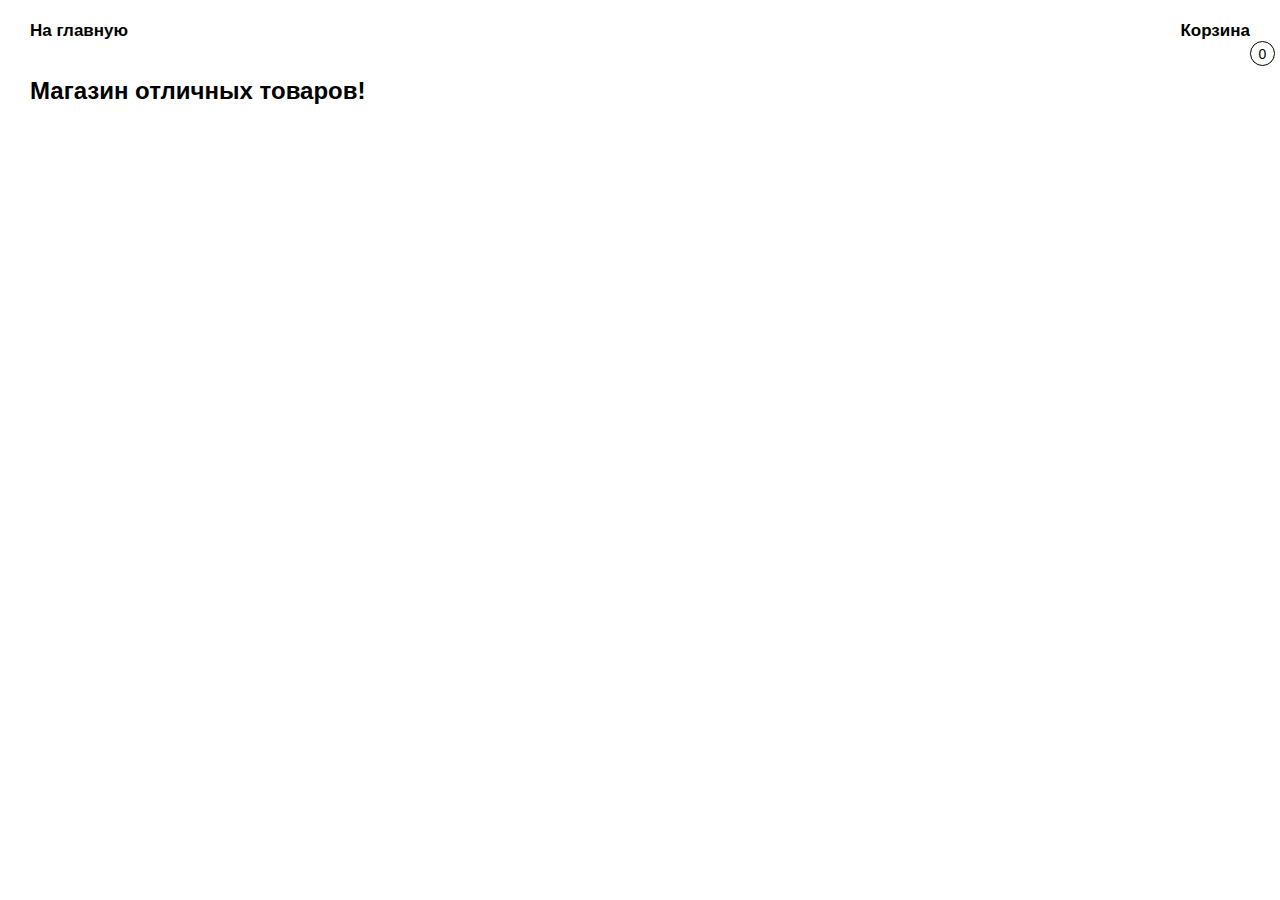
<file: shop/index.html>
<!doctype html><html lang="en"><head><meta charset="utf-8"/><link rel="icon" href="/shop/shoppingcart.ico"/><meta name="viewport" content="width=device-width,initial-scale=1"/><meta name="theme-color" content="#000000"/><meta name="description" content="Web site created using create-react-app"/><link rel="apple-touch-icon" href="/shop/logo192.png"/><link rel="manifest" href="/shop/manifest.json"/><title>React Redux App</title><link href="/shop/static/css/main.3c297dab.chunk.css" rel="stylesheet"></head><body><noscript>You need to enable JavaScript to run this app.</noscript><div id="root"></div><script>!function(e){function r(r){for(var n,l,p=r[0],f=r[1],i=r[2],c=0,s=[];c<p.length;c++)l=p[c],Object.prototype.hasOwnProperty.call(o,l)&&o[l]&&s.push(o[l][0]),o[l]=0;for(n in f)Object.prototype.hasOwnProperty.call(f,n)&&(e[n]=f[n]);for(a&&a(r);s.length;)s.shift()();return u.push.apply(u,i||[]),t()}function t(){for(var e,r=0;r<u.length;r++){for(var t=u[r],n=!0,p=1;p<t.length;p++){var f=t[p];0!==o[f]&&(n=!1)}n&&(u.splice(r--,1),e=l(l.s=t[0]))}return e}var n={},o={1:0},u=[];function l(r){if(n[r])return n[r].exports;var t=n[r]={i:r,l:!1,exports:{}};return e[r].call(t.exports,t,t.exports,l),t.l=!0,t.exports}l.m=e,l.c=n,l.d=function(e,r,t){l.o(e,r)||Object.defineProperty(e,r,{enumerable:!0,get:t})},l.r=function(e){"undefined"!=typeof Symbol&&Symbol.toStringTag&&Object.defineProperty(e,Symbol.toStringTag,{value:"Module"}),Object.defineProperty(e,"__esModule",{value:!0})},l.t=function(e,r){if(1&r&&(e=l(e)),8&r)return e;if(4&r&&"object"==typeof e&&e&&e.__esModule)return e;var t=Object.create(null);if(l.r(t),Object.defineProperty(t,"default",{enumerable:!0,value:e}),2&r&&"string"!=typeof e)for(var n in e)l.d(t,n,function(r){return e[r]}.bind(null,n));return t},l.n=function(e){var r=e&&e.__esModule?function(){return e.default}:function(){return e};return l.d(r,"a",r),r},l.o=function(e,r){return Object.prototype.hasOwnProperty.call(e,r)},l.p="/shop/";var p=this.webpackJsonpshop=this.webpackJsonpshop||[],f=p.push.bind(p);p.push=r,p=p.slice();for(var i=0;i<p.length;i++)r(p[i]);var a=f;t()}([])</script><script src="/shop/static/js/2.9f14e690.chunk.js"></script><script src="/shop/static/js/main.252312d7.chunk.js"></script></body></html>
</file>
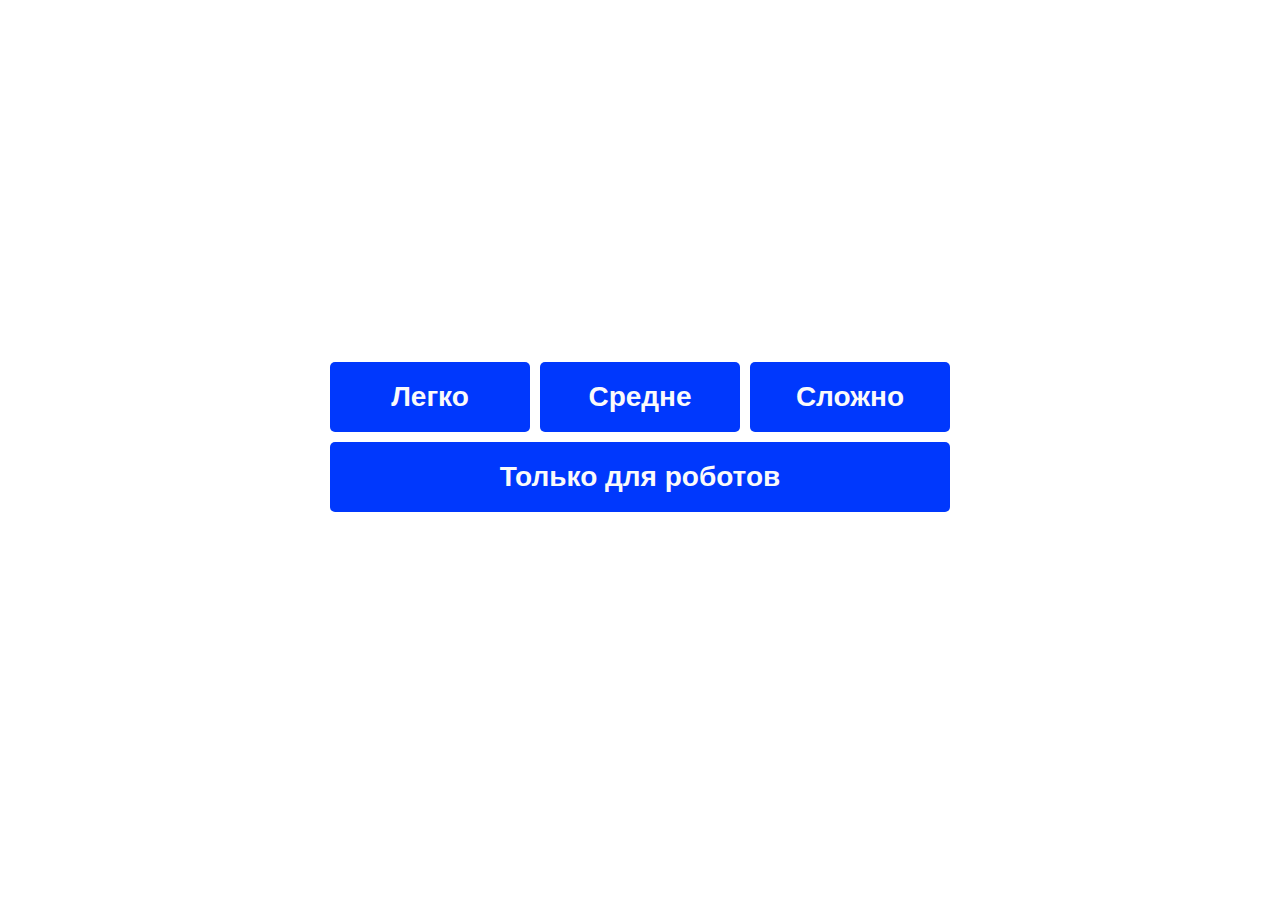
<file: sudoku/index.html>
<!doctype html><html lang="ru"><head><meta charset="UTF-8"><meta name="viewport" content="width=device-width,initial-scale=1"><title>Судоку</title><base href="./"><link rel="shortcut icon" href="./sudoku.ico"></head><body><div id="root"></div><script src="./main-f1851462.js"></script></body></html>
</file>
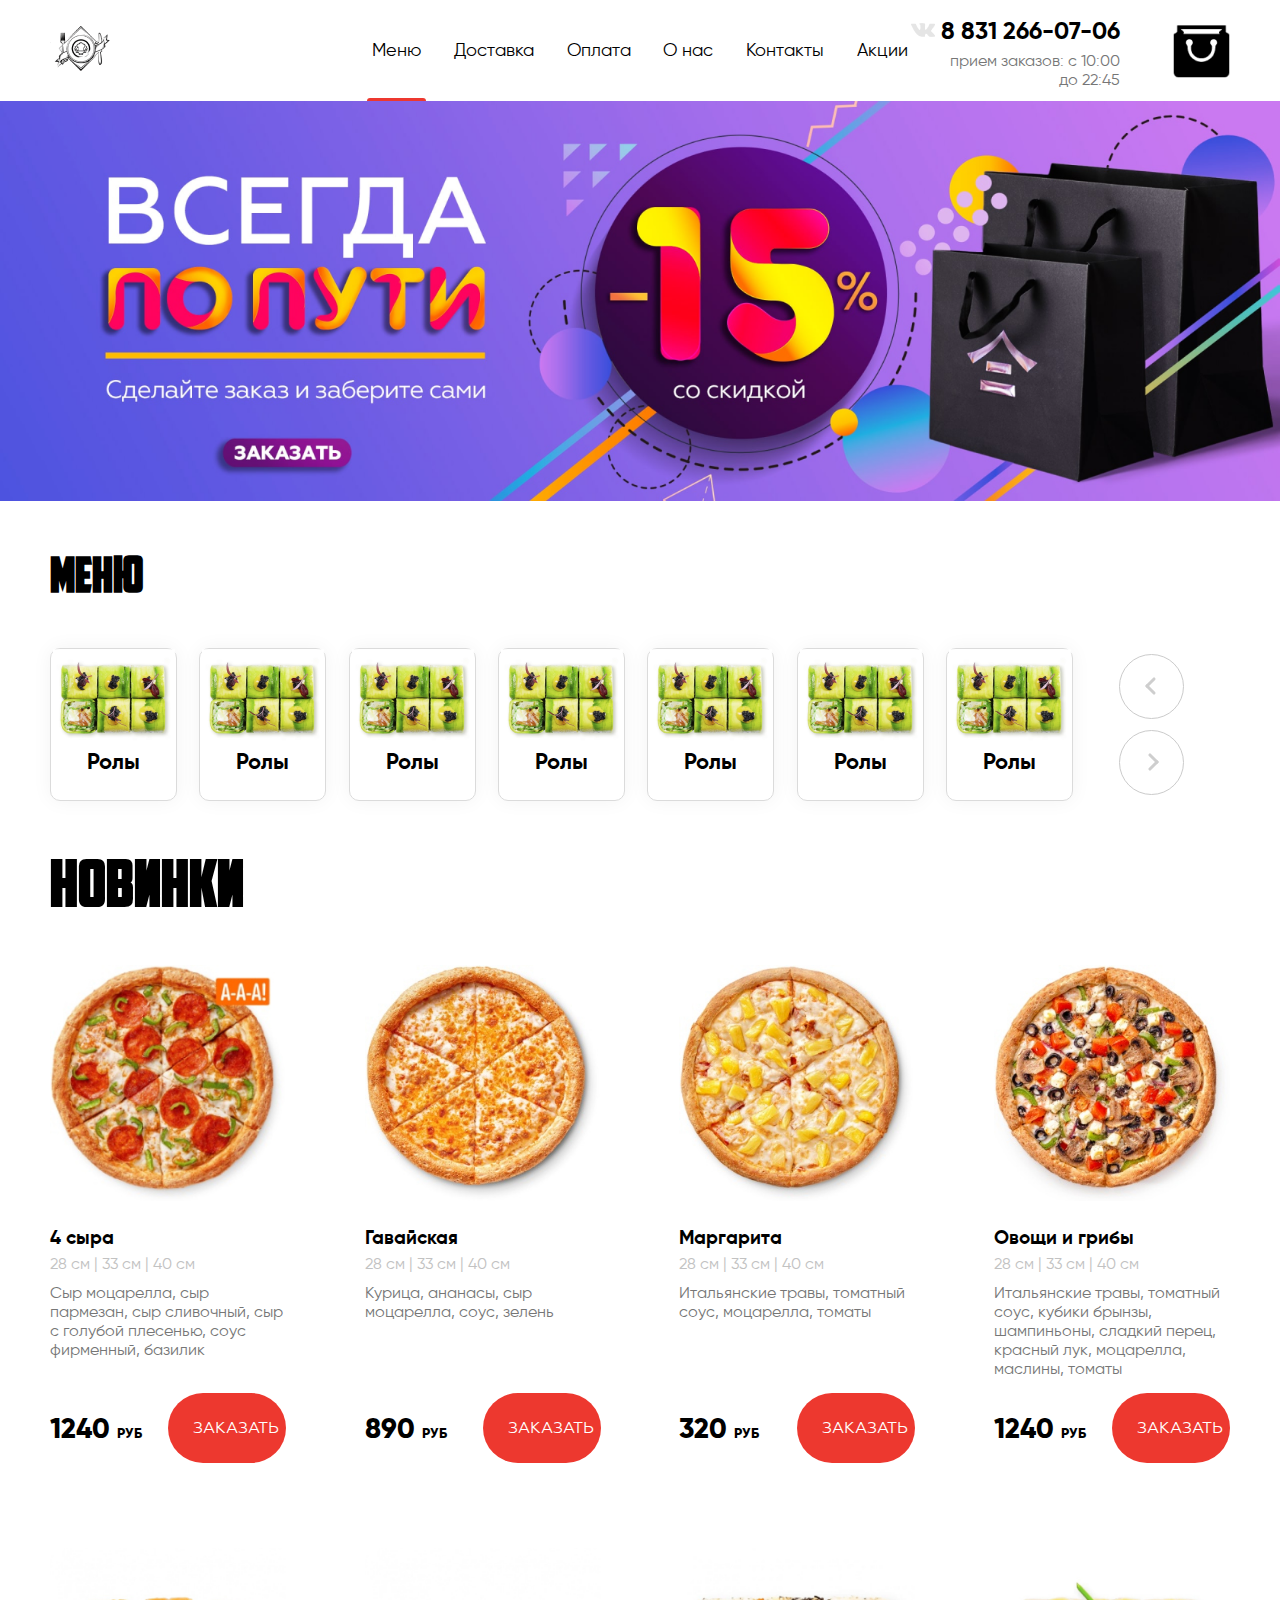
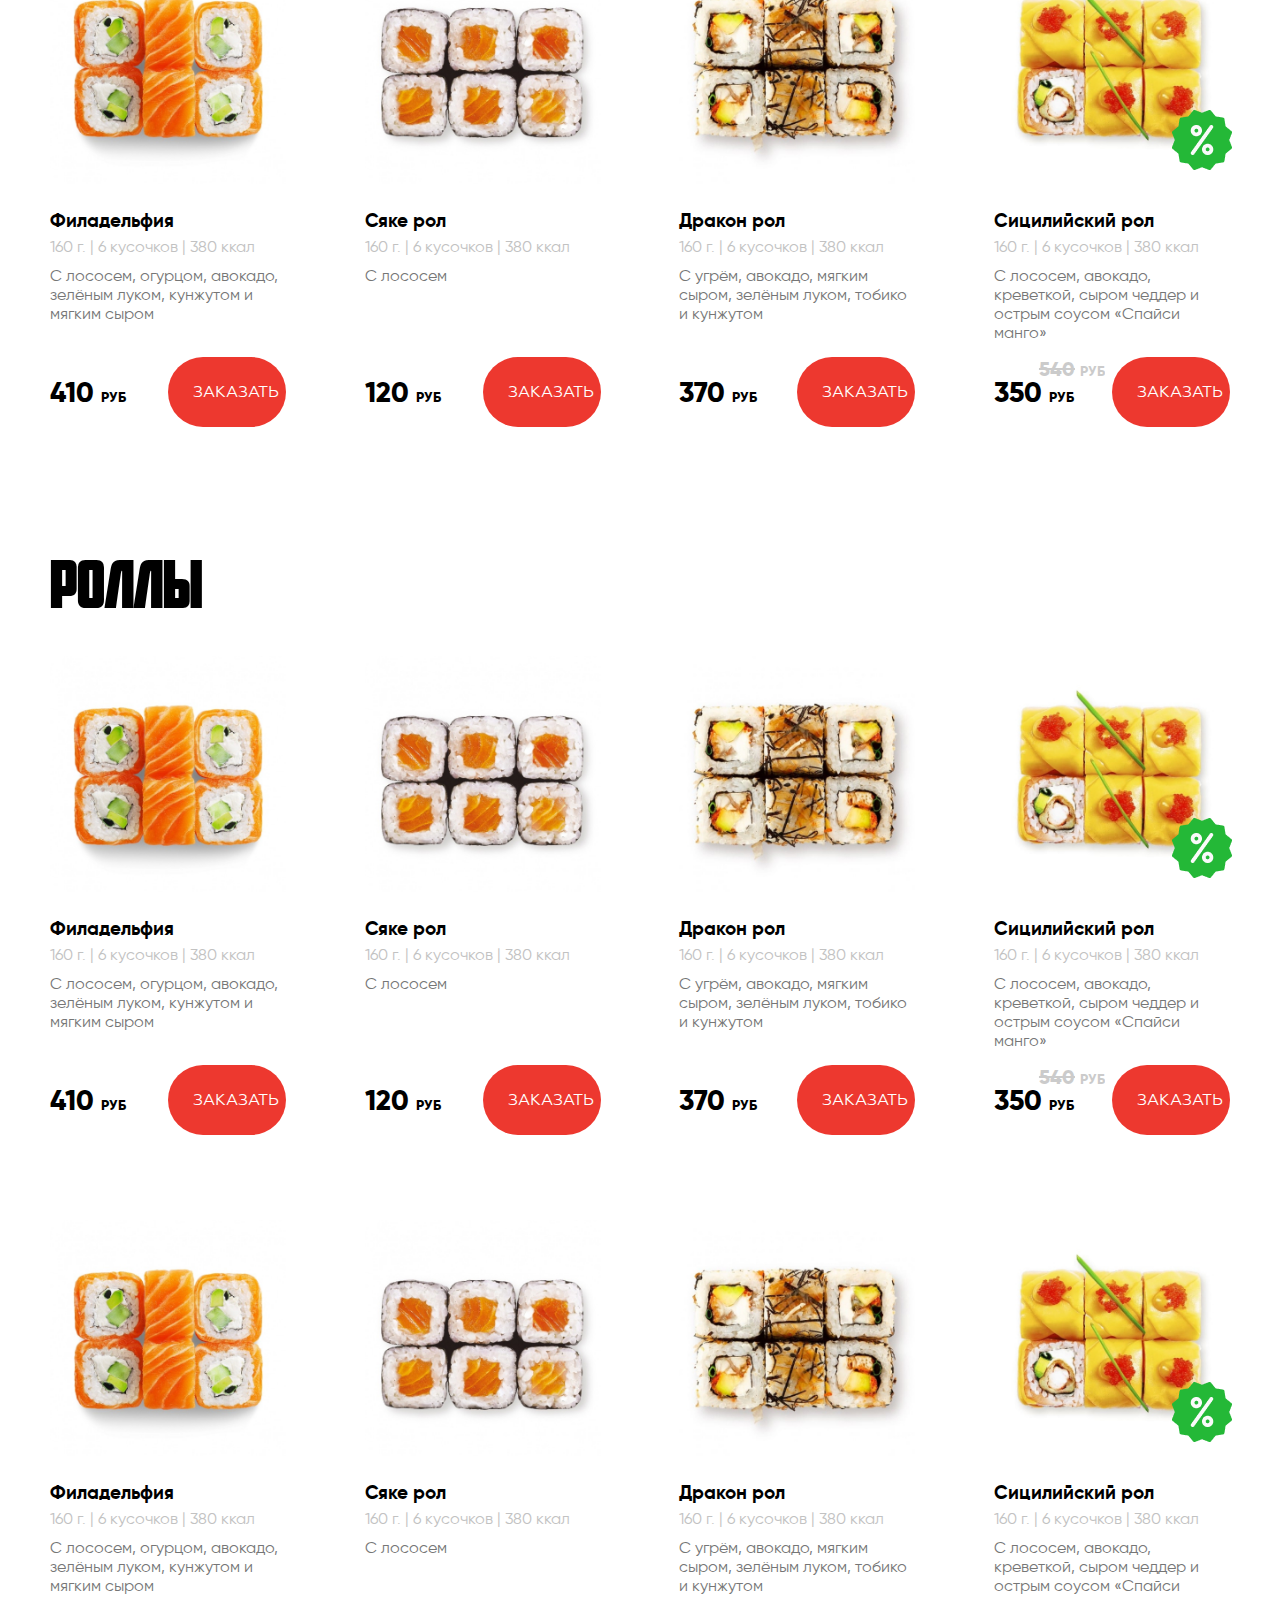
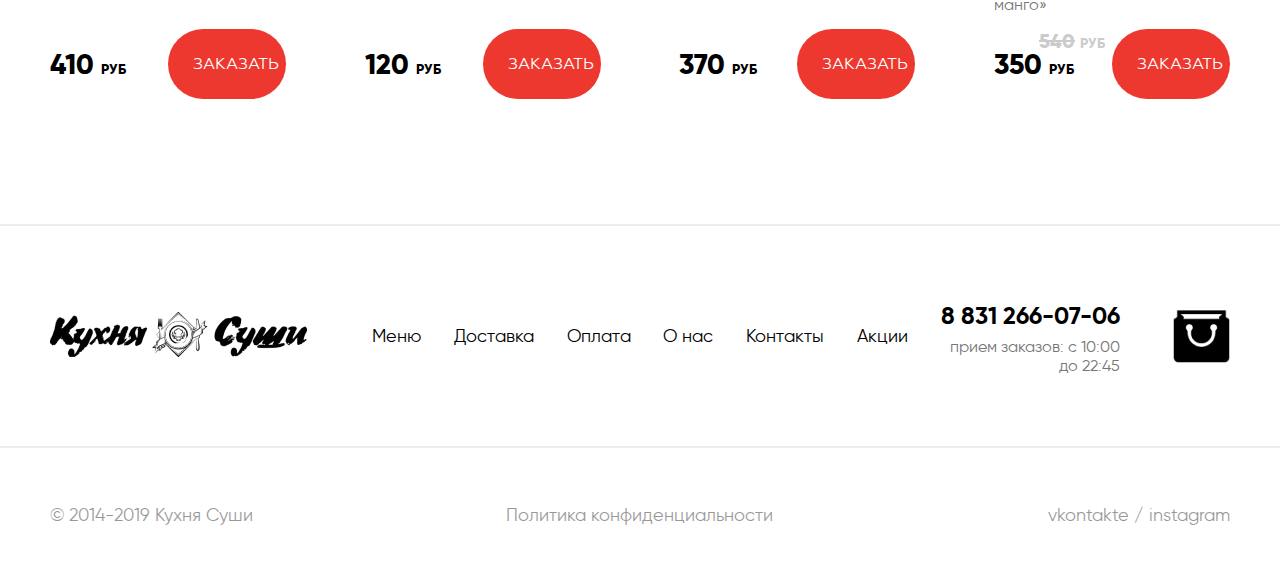
<file: sushi-kitchen/index.html>
<!DOCTYPE html><html lang="en"><head><meta charset="UTF-8"><meta name="viewport" content="width=device-width,initial-scale=1"><meta http-equiv="X-UA-Compatible" content="ie=edge"><link rel="stylesheet" href="./style.css"><script src="./scripts/script.js" defer="defer"></script><title>Кухня суши</title></head><body><header class="header container"><p class="header__logo logo"><a href="/" class="logo__link"><img src="./image/content-picture/image.png" alt="Кухня суши"></a></p><nav class="header__navigation navigation navigation--header"><ul class="navigation__list"><li class="navigation__item"><a class="navigation__link">Меню</a></li><li class="navigation__item"><a class="navigation__link" href="">Доставка</a></li><li class="navigation__item"><a class="navigation__link" href="">Оплата</a></li><li class="navigation__item"><a class="navigation__link" href="">О нас</a></li><li class="navigation__item"><a class="navigation__link" href="">Контакты</a></li><li class="navigation__item"><a class="navigation__link" href="">Акции</a></li></ul></nav><div class="header__info info"><a href="" class="info__social"><span class="visually-hidden">Мы во Вконтакте</span></a><p class="info__phone">8 831 266-07-06</p><p class="info__schedule">прием заказов: с 10:00 до 22:45</p></div></header><main class="main"><section class="offer container container--offer"><h2 class="visually-hidden">Всегда по пути. Cделайте заказ и заберите сами.</h2><img src="./image/content-picture/image 26.png" alt="Всегда по пути сделайте заказ и заберите сами" class="offer__image"></section><section class="menu container"><h2 class="menu__title title title--menu">Меню</h2><ul class="menu__list"><li class="menu__item"><a href="" class="menu__link"><img src="./image/content-picture/image 5.3.png" alt="" class="menu__Image"><h3 class="menu__caption">Ролы</h3></a></li><li class="menu__item"><a href="" class="menu__link"><img src="./image/content-picture/image 5.3.png" alt="" class="menu__Image"><h3 class="menu__caption">Ролы</h3></a></li><li class="menu__item"><a href="" class="menu__link"><img src="./image/content-picture/image 5.3.png" alt="" class="menu__Image"><h3 class="menu__caption">Ролы</h3></a></li><li class="menu__item"><a href="" class="menu__link"><img src="./image/content-picture/image 5.3.png" alt="" class="menu__Image"><h3 class="menu__caption">Ролы</h3></a></li><li class="menu__item"><a href="" class="menu__link"><img src="./image/content-picture/image 5.3.png" alt="" class="menu__Image"><h3 class="menu__caption">Ролы</h3></a></li><li class="menu__item"><a href="" class="menu__link"><img src="./image/content-picture/image 5.3.png" alt="" class="menu__Image"><h3 class="menu__caption">Ролы</h3></a></li><li class="menu__item"><a href="" class="menu__link"><img src="./image/content-picture/image 5.3.png" alt="" class="menu__Image"><h3 class="menu__caption">Ролы</h3></a></li></ul><div class="menu__arrows arrows"><button class="arrows__item arrows__item--right">Далее</button> <button class="arrows__item arrows__item--left">Назад</button></div></section><section class="new container"><h2 class="new__title title">Новинки</h2><ul class="new__list goods"><li class="goods__item"><div class="goods__img-wpapper"><img src="./image/content-picture/4 сыра.jpg" alt="Пица 4 сыра" class="goods__img"></div><h3 class="goods__title">4 сыра</h3><p class="goods__features">28 см | 33 см | 40 см</p><p class="goods__desc">Сыр моцарелла, сыр пармезан, сыр сливочный, сыр с голубой плесенью, соус фирменный, базилик</p><div class="goods__footer"><p class="goods__price">1240 <span class="goods__currency">руб</span></p><button class="goods__button button">Заказать</button></div></li><li class="goods__item"><div class="goods__img-wpapper"><img src="./image/content-picture/Гавайстая.jpg" alt="Пица 4 сыра" class="goods__img"></div><h3 class="goods__title">Гавайская</h3><p class="goods__features">28 см | 33 см | 40 см</p><p class="goods__desc">Курица, ананасы, сыр моцарелла, соус, зелень</p><div class="goods__footer"><p class="goods__price">890 <span class="goods__currency">руб</span></p><button class="goods__button button">Заказать</button></div></li><li class="goods__item"><div class="goods__img-wpapper"><img src="./image/content-picture/Маргарита.jpg" alt="Пица маргарита" class="goods__img"></div><h3 class="goods__title">Маргарита</h3><p class="goods__features">28 см | 33 см | 40 см</p><p class="goods__desc">Итальянские травы, томатный соус, моцарелла, томаты</p><div class="goods__footer"><p class="goods__price">320 <span class="goods__currency">руб</span></p><button class="goods__button button">Заказать</button></div></li><li class="goods__item"><div class="goods__img-wpapper"><img src="./image/content-picture/Овощи и грибы.jpg" alt="Пица Овощи и грибы" class="goods__img"></div><h3 class="goods__title">Овощи и грибы</h3><p class="goods__features">28 см | 33 см | 40 см</p><p class="goods__desc">Итальянские травы, томатный соус, кубики брынзы, шампиньоны, сладкий перец, красный лук, моцарелла, маслины, томаты</p><div class="goods__footer"><p class="goods__price">1240 <span class="goods__currency">руб</span></p><button class="goods__button button">Заказать</button></div></li><li class="goods__item"><div class="goods__img-wpapper"><img src="./image/content-picture/Филадельфия.jpg" alt="Роллы Филадельфия" class="goods__img"></div><h3 class="goods__title">Филадельфия</h3><p class="goods__features">160 г. | 6 кусочков | 380 ккал</p><p class="goods__desc">С лососем, огурцом, авокадо, зелёным луком, кунжутом и мягким сыром</p><div class="goods__footer"><p class="goods__price">410 <span class="goods__currency">руб</span></p><button class="goods__button button">Заказать</button></div></li><li class="goods__item"><div class="goods__img-wpapper"><img src="./image/content-picture/Саке рол.jpg" alt="Сяке рол" class="goods__img"></div><h3 class="goods__title">Сяке рол</h3><p class="goods__features">160 г. | 6 кусочков | 380 ккал</p><p class="goods__desc">С лососем</p><div class="goods__footer"><p class="goods__price">120 <span class="goods__currency">руб</span></p><button class="goods__button button">Заказать</button></div></li><li class="goods__item"><div class="goods__img-wpapper"><img src="./image/content-picture/Дракон рол.jpg" alt="Дракон рол" class="goods__img"></div><h3 class="goods__title">Дракон рол</h3><p class="goods__features">160 г. | 6 кусочков | 380 ккал</p><p class="goods__desc">С угрём, авокадо, мягким сыром, зелёным луком, тобико и кунжутом</p><div class="goods__footer"><p class="goods__price">370 <span class="goods__currency">руб</span></p><button class="goods__button button">Заказать</button></div></li><li class="goods__item"><div class="goods__img-wpapper goods__img-wpapper--discount"><div class="goods__img-discount"><img src="./image/content-picture/сицилийский рол.jpg" alt="Сицилийский рол" class="goods__img"></div></div><h3 class="goods__title">Сицилийский рол</h3><p class="goods__features">160 г. | 6 кусочков | 380 ккал</p><p class="goods__desc">С лососем, авокадо, креветкой, сыром чеддер и острым соусом «Спайси манго»</p><div class="goods__footer"><p class="goods__price">350 <span class="goods__currency">руб</span></p><p class="goods__price goods__price--old"><span class="goods__old-cost">540</span> <span class="goods__currency">руб</span></p><button class="goods__button button">Заказать</button></div></li></ul></section><section class="rolls container"><h2 class="title rolls__title">Роллы</h2><ul class="goods"><li class="goods__item"><div class="goods__img-wpapper"><img src="./image/content-picture/Филадельфия.jpg" alt="Роллы Филадельфия" class="goods__img"></div><h3 class="goods__title">Филадельфия</h3><p class="goods__features">160 г. | 6 кусочков | 380 ккал</p><p class="goods__desc">С лососем, огурцом, авокадо, зелёным луком, кунжутом и мягким сыром</p><div class="goods__footer"><p class="goods__price">410 <span class="goods__currency">руб</span></p><button class="goods__button button">Заказать</button></div></li><li class="goods__item"><div class="goods__img-wpapper"><img src="./image/content-picture/Саке рол.jpg" alt="Сяке рол" class="goods__img"></div><h3 class="goods__title">Сяке рол</h3><p class="goods__features">160 г. | 6 кусочков | 380 ккал</p><p class="goods__desc">С лососем</p><div class="goods__footer"><p class="goods__price">120 <span class="goods__currency">руб</span></p><button class="goods__button button">Заказать</button></div></li><li class="goods__item"><div class="goods__img-wpapper"><img src="./image/content-picture/Дракон рол.jpg" alt="Дракон рол" class="goods__img"></div><h3 class="goods__title">Дракон рол</h3><p class="goods__features">160 г. | 6 кусочков | 380 ккал</p><p class="goods__desc">С угрём, авокадо, мягким сыром, зелёным луком, тобико и кунжутом</p><div class="goods__footer"><p class="goods__price">370 <span class="goods__currency">руб</span></p><button class="goods__button button">Заказать</button></div></li><li class="goods__item"><div class="goods__img-wpapper"><div class="goods__img-discount"><img src="./image/content-picture/сицилийский рол.jpg" alt="Сицилийский рол" class="goods__img"></div></div><h3 class="goods__title">Сицилийский рол</h3><p class="goods__features">160 г. | 6 кусочков | 380 ккал</p><p class="goods__desc">С лососем, авокадо, креветкой, сыром чеддер и острым соусом «Спайси манго»</p><div class="goods__footer"><p class="goods__price">350 <span class="goods__currency">руб</span></p><p class="goods__price goods__price--old"><span class="goods__old-cost">540</span> <span class="goods__currency">руб</span></p><button class="goods__button button">Заказать</button></div></li><li class="goods__item"><div class="goods__img-wpapper"><img src="./image/content-picture/Филадельфия.jpg" alt="Роллы Филадельфия" class="goods__img"></div><h3 class="goods__title">Филадельфия</h3><p class="goods__features">160 г. | 6 кусочков | 380 ккал</p><p class="goods__desc">С лососем, огурцом, авокадо, зелёным луком, кунжутом и мягким сыром</p><div class="goods__footer"><p class="goods__price">410 <span class="goods__currency">руб</span></p><button class="goods__button button">Заказать</button></div></li><li class="goods__item"><div class="goods__img-wpapper"><img src="./image/content-picture/Саке рол.jpg" alt="Сяке рол" class="goods__img"></div><h3 class="goods__title">Сяке рол</h3><p class="goods__features">160 г. | 6 кусочков | 380 ккал</p><p class="goods__desc">С лососем</p><div class="goods__footer"><p class="goods__price">120 <span class="goods__currency">руб</span></p><button class="goods__button button">Заказать</button></div></li><li class="goods__item"><div class="goods__img-wpapper"><img src="./image/content-picture/Дракон рол.jpg" alt="Дракон рол" class="goods__img"></div><h3 class="goods__title">Дракон рол</h3><p class="goods__features">160 г. | 6 кусочков | 380 ккал</p><p class="goods__desc">С угрём, авокадо, мягким сыром, зелёным луком, тобико и кунжутом</p><div class="goods__footer"><p class="goods__price">370 <span class="goods__currency">руб</span></p><button class="goods__button button">Заказать</button></div></li><li class="goods__item"><div class="goods__img-wpapper"><div class="goods__img-discount"><img src="./image/content-picture/сицилийский рол.jpg" alt="Сицилийский рол" class="goods__img"></div></div><h3 class="goods__title">Сицилийский рол</h3><p class="goods__features">160 г. | 6 кусочков | 380 ккал</p><p class="goods__desc">С лососем, авокадо, креветкой, сыром чеддер и острым соусом «Спайси манго»</p><div class="goods__footer"><p class="goods__price">350 <span class="goods__currency">руб</span></p><p class="goods__price goods__price--old"><span class="goods__old-cost">540</span> <span class="goods__currency">руб</span></p><button class="goods__button button">Заказать</button></div></li></ul></section></main><footer class="footer"><div class="footer__inner"><div class="footer__container container"><p class="footer__logo logo"><a href="/" class="logo__link"><img src="./image/content-picture/image-3.png" alt="Кухня суши"></a></p><nav class="footer__navigation navigation navigation--footer"><ul class="navigation__list"><li class="navigation__item"><a class="navigation__link">Меню</a></li><li class="navigation__item"><a href="" class="navigation__link">Доставка</a></li><li class="navigation__item"><a href="" class="navigation__link">Оплата</a></li><li class="navigation__item"><a href="" class="navigation__link">О нас</a></li><li class="navigation__item"><a href="" class="navigation__link">Контакты</a></li><li class="navigation__item"><a href="" class="navigation__link">Акции</a></li></ul></nav><div class="footer__info info"><p class="info__phone">8 831 266-07-06</p><p class="info__schedule">прием заказов: с 10:00 до 22:45</p></div></div></div><div class="footer__floor floor container"><p class="floor__item floor__item--left">© 2014-2019 Кухня Суши</p><p class="floor__item floor__item--center">Политика конфиденциальности</p><p class="floor__item floor__item--right">vkontakte / instagram</p></div></footer></body></html>
</file>
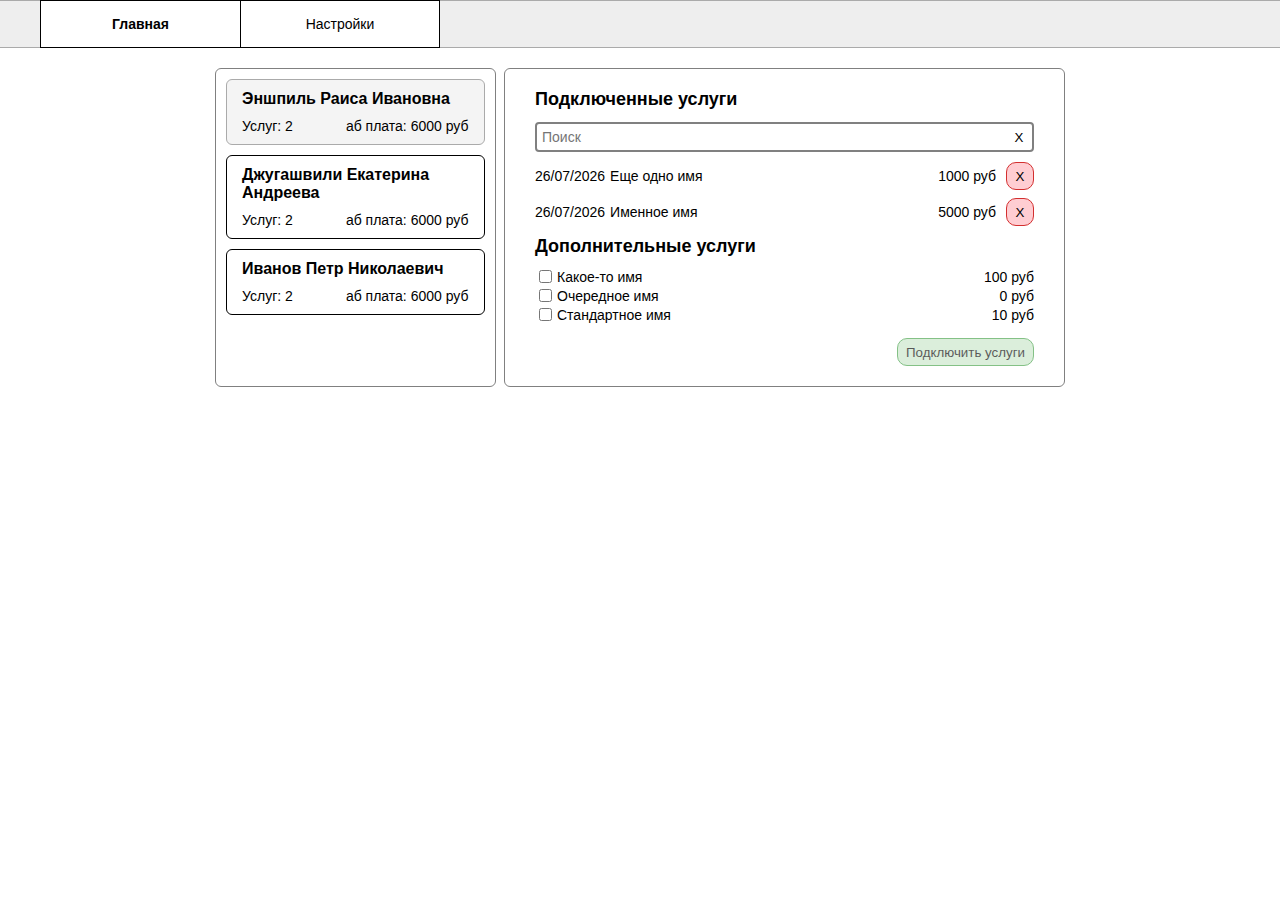
<file: test/index.html>
<!doctype html>
<html lang="en">
<head>
  <meta charset="utf-8">
  <title>Test</title>
  <base href="/test/">
  <meta name="viewport" content="width=device-width, initial-scale=1">
  <link rel="icon" type="image/x-icon" href="favicon.ico">
<link rel="stylesheet" href="styles.css"></head>
<body>
  <app-root></app-root>
<script src="runtime.js" defer></script><script src="polyfills.js" defer></script><script src="vendor.js" defer></script><script src="main.js" defer></script></body>
</html>
</file>
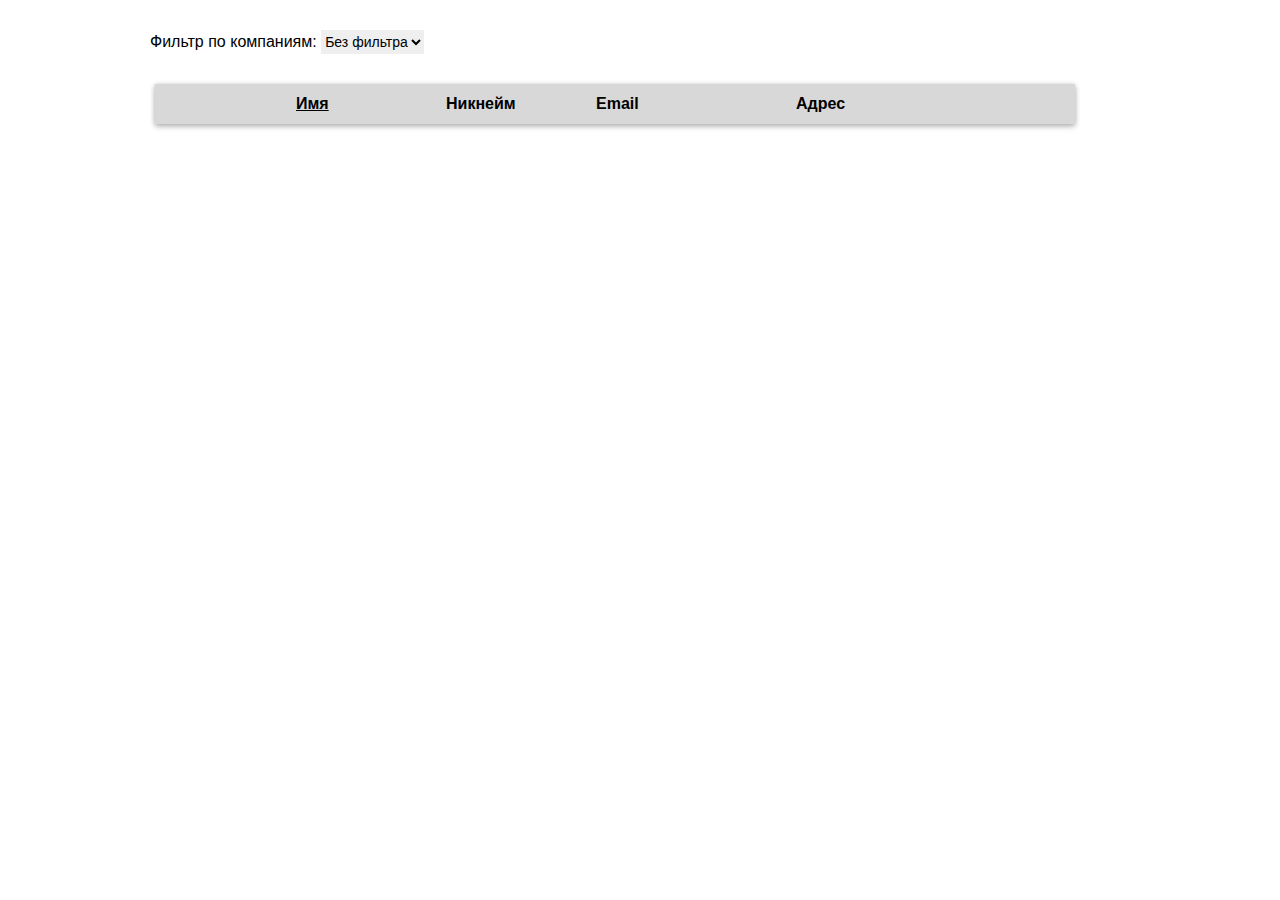
<file: test2/index.html>
<!doctype html>
<html lang="en">
<head>
  <meta charset="utf-8">
  <title>Test2</title>
  <base href="/test2/">
  <meta name="viewport" content="width=device-width, initial-scale=1">
  <link rel="icon" type="image/x-icon" href="favicon.ico">
<link rel="stylesheet" href="styles.css"></head>
<body>
  <app-root></app-root>
<script src="runtime.js" defer></script><script src="polyfills.js" defer></script><script src="vendor.js" defer></script><script src="main.js" defer></script></body>
</html>
</file>
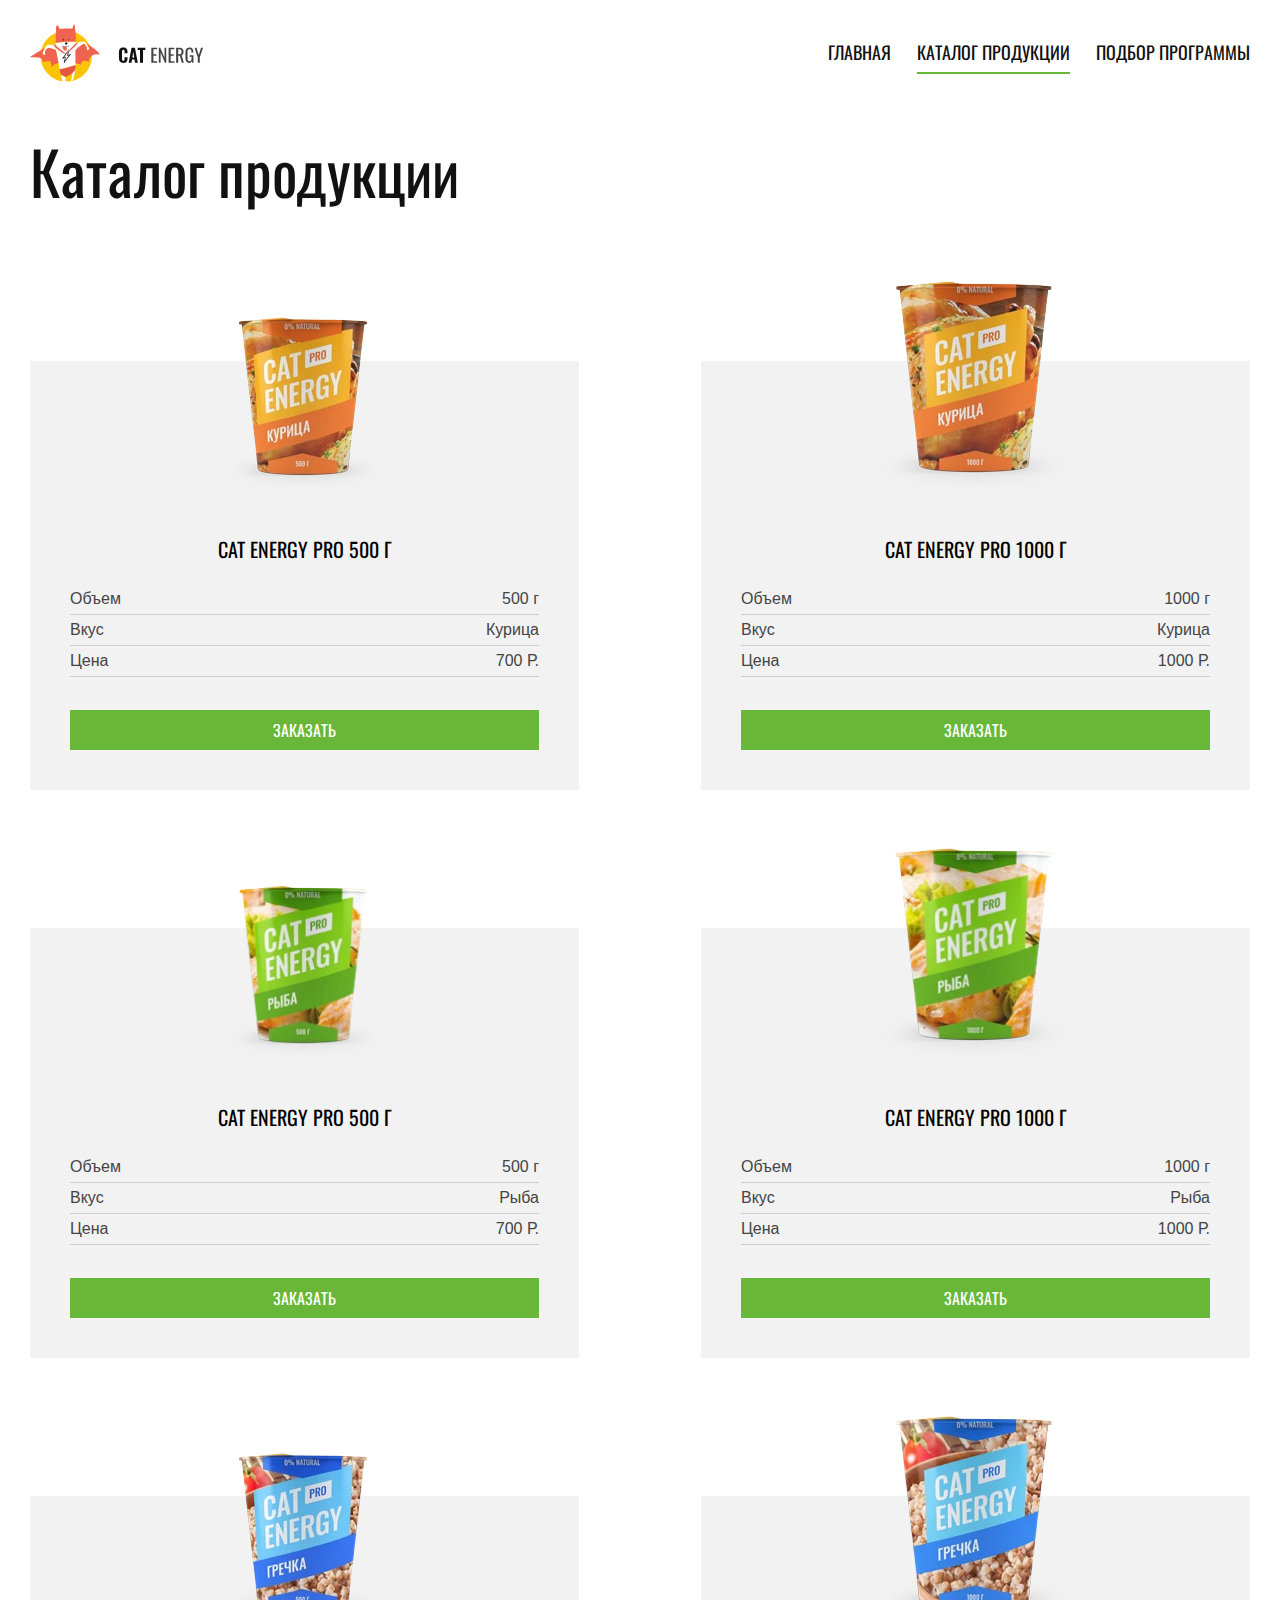
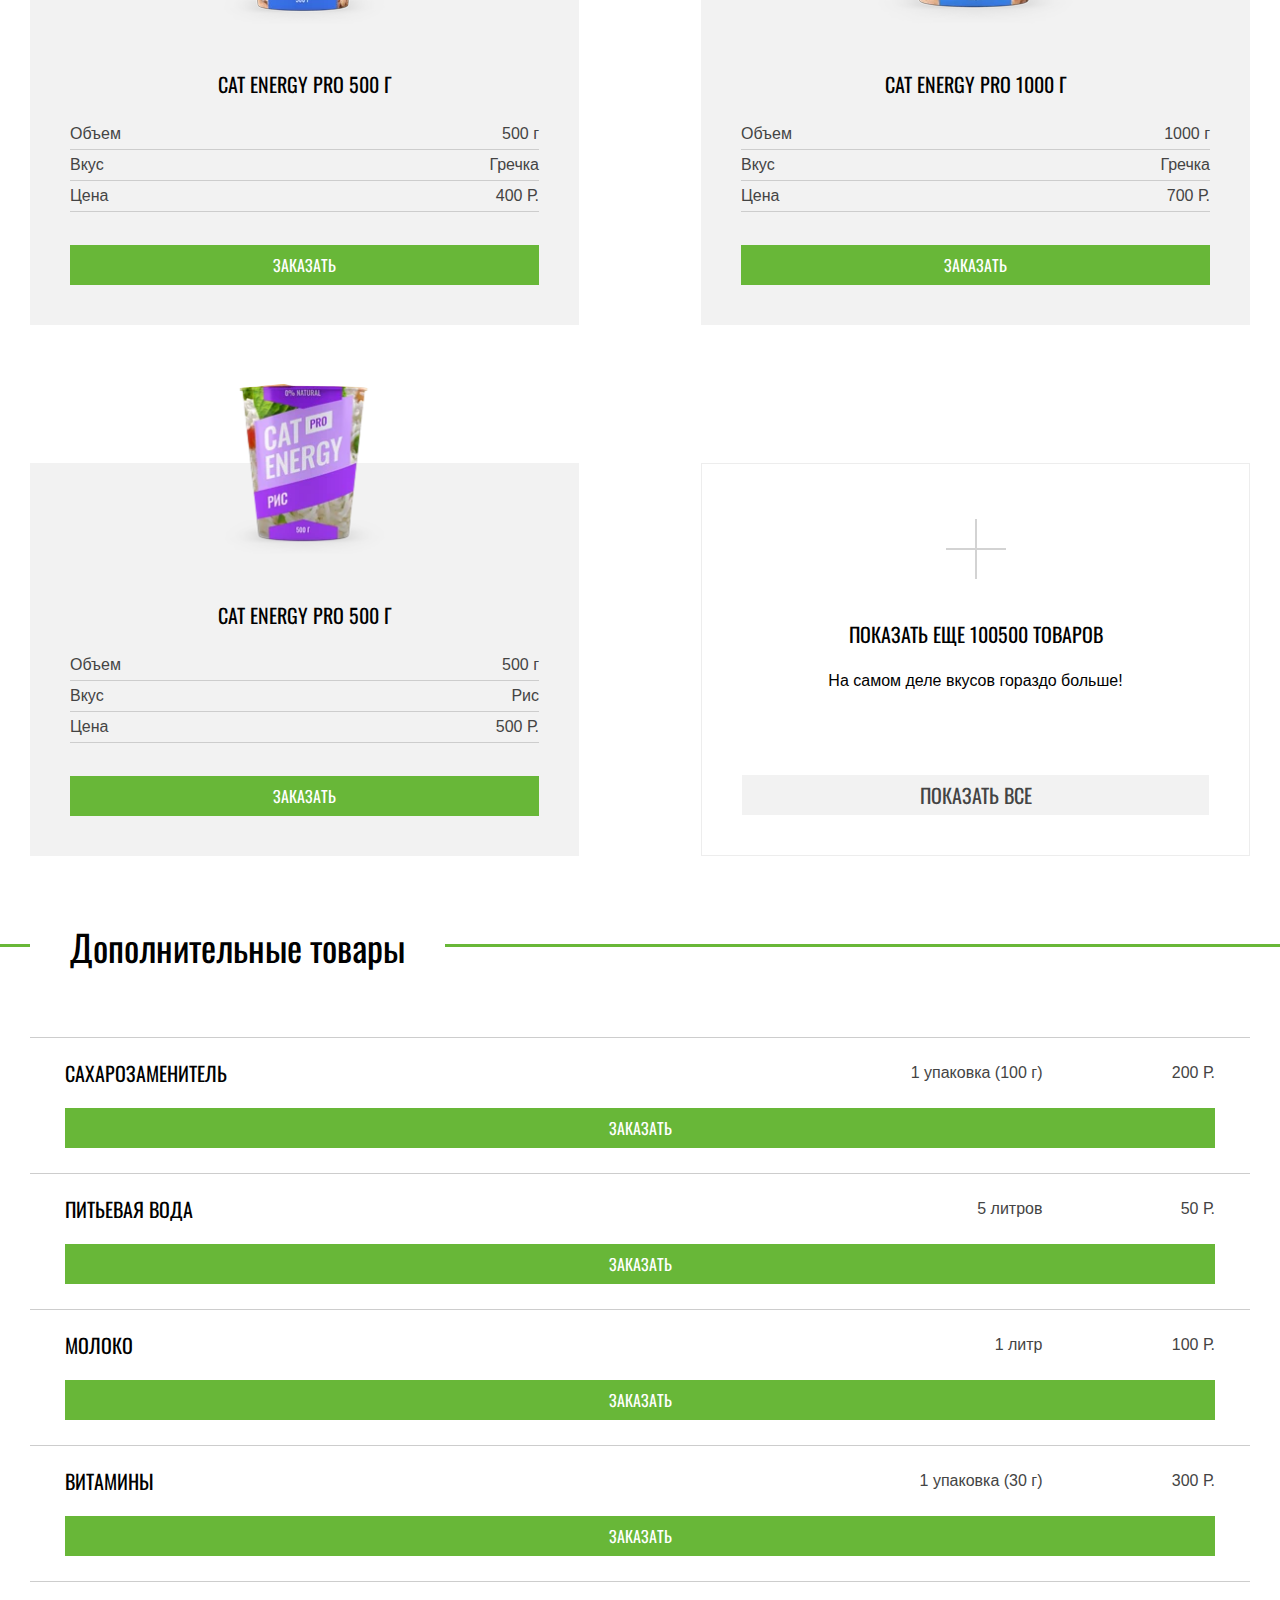
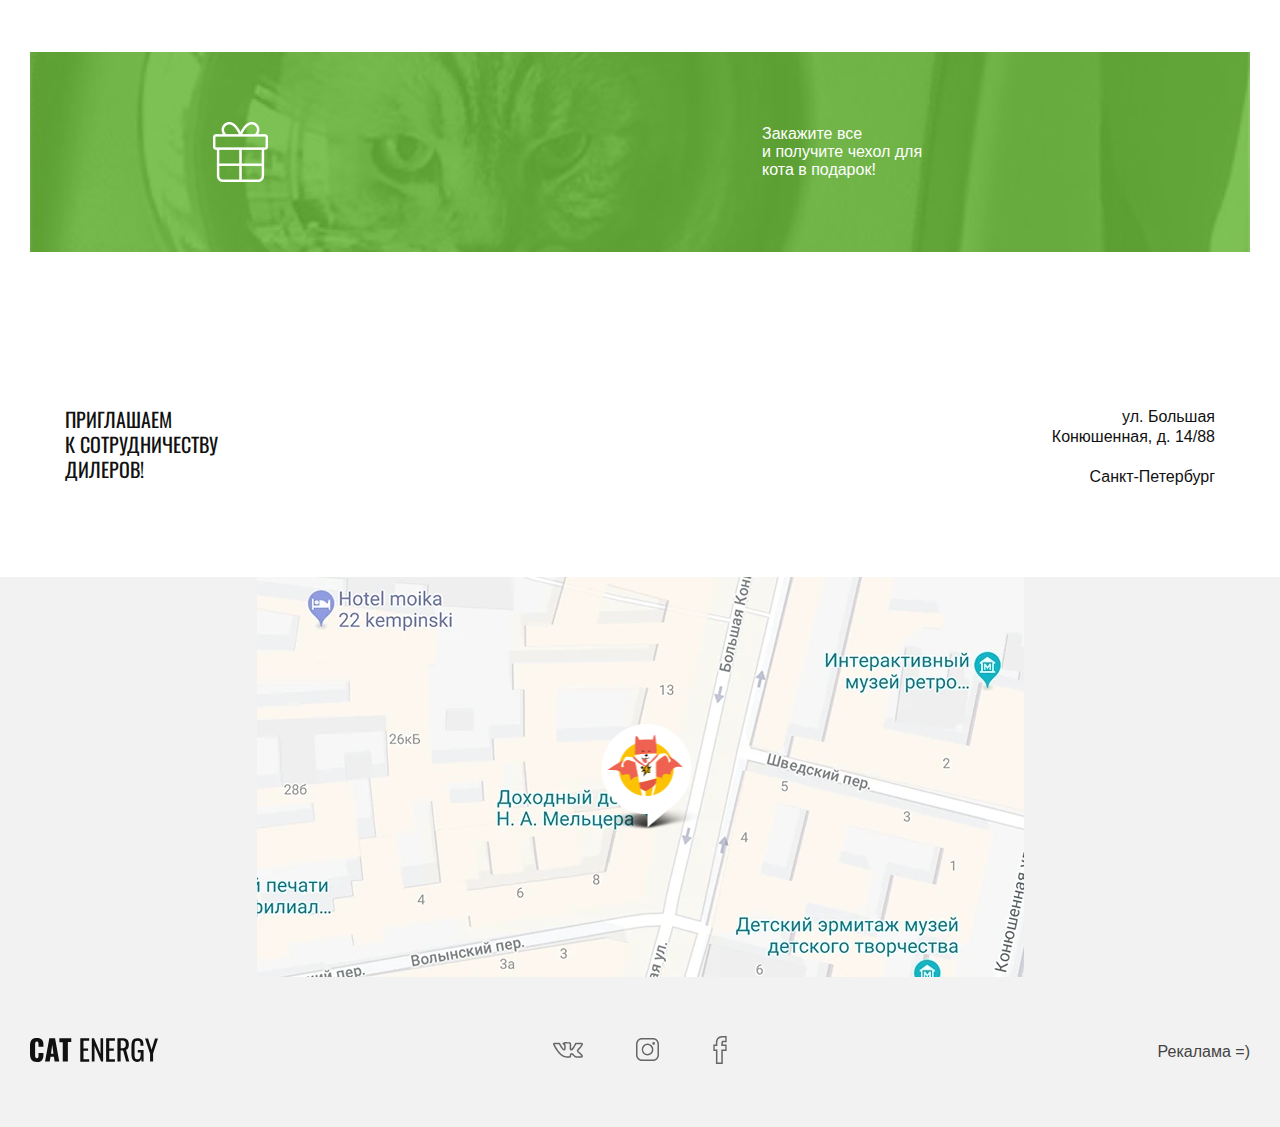
<file: CatEnergy/catalog.html>
<!DOCTYPE html><html lang="en"><head><meta charset="UTF-8"><meta name="viewport" content="width=device-width,initial-scale=1"><meta http-equiv="X-UA-Compatible" content="ie=edge"><link rel="stylesheet" href="./style.css"><script src="./scripts/polyfill.min.js"></script><script src="./scripts/svg4everybody.min.js"></script><script src="./scripts/picturefill.min.js"></script><script src="./scripts/script.js" defer="defer"></script><title>Cat Energy</title></head><body><header class="header"><nav class="main-navigation container"><a href="/CatEnergy" class="logo main-navigation__logo"><picture class="main-navigation__image-wrapper"><source type="image/svg+xml" media="(min-width:1300px)" srcset="./image/content-SVG/logo-desktop.svg" alt="Логотип магазина Cat Energy" class="main-navigation__image-logo"><source type="image/svg+xml" media="(min-width:768px)" srcset="./image/content-SVG/logo-tablet.svg" alt="Логотип магазина Cat Energy" class="main-navigation__image-logo"><source type="image/svg+xml" media="(min-width:320px)" srcset="./image/content-SVG/logo-mobile.svg" alt="Логотип магазина Cat Energy" class="main-navigation__image-logo"><img media="(min-width:320px)" srcset="./image/content-SVG/logo-mobile.svg" alt="Логотип магазина Cat Energy" class="main-navigation__image-logo"></picture><img src="./image/content-SVG/logo-mobile-header.svg" alt="Cat Energy" class="main-navigation__caption-logo"> </a><button class="toggler main-navigation__toggler">Переключатель</button><ul class="main-navigation__list"><li class="main-navigation__item"><a href="/CatEnergy" class="main-navigation__link main-navigation__link">Главная</a></li><li class="main-navigation__item"><a class="main-navigation__link main-navigation__link">Каталог продукции</a></li><li class="main-navigation__item"><a href="./product_selection.html" class="main-navigation__link main-navigation__link">Подбор программы</a></li></ul></nav></header><main class="main"><section class="catalog container container--catalog"><h1 class="catalog__title">Каталог продукции</h1><ul class="catalog__list"><li class="catalog__item product"><picture class="product__image-wrapper"><source type="image/webp" media="(min-width:1300px)" srcset="./image/content-picture/catalog/catalog-1-desktop@2x.webp 2x, ./image/content-picture/catalog/catalog-1-desktop.webp" alt="Корм Cat Energy Pro со вкуском курицы" class="product__image product__image--small"><source media="(min-width:1300px)" srcset="./image/content-picture/catalog/catalog-1-desktop@2x.png 2x, ./image/content-picture/catalog/catalog-1-desktop.png" alt="Корм Cat Energy Pro со вкуском курицы" class="product__image product__image--small"><source type="image/webp" media="(min-width:768px)" srcset="./image/content-picture/catalog/catalog-1-tablet@2x.webp 2x, ./image/content-picture/catalog/catalog-1-tablet.webp" alt="Корм Cat Energy Pro со вкуском курицы" class="product__image product__image--small"><source media="(min-width:768px)" srcset="./image/content-picture/catalog/catalog-1-tablet@2x.png 2x, ./image/content-picture/catalog/catalog-1-tablet.png" alt="Корм Cat Energy Pro со вкуском курицы" class="product__image product__image--small"><source type="image/webp" media="(min-width:320px)" srcset="./image/content-picture/catalog/catalog-1-mobile@2x.webp 2x, ./image/content-picture/catalog/catalog-1-mobile.webp" alt="Корм Cat Energy Pro со вкуском курицы" class="product__image product__image--small"><img srcset="./image/content-picture/catalog/catalog-1-mobile@2x.jpg 2x" src="./image/content-picture/catalog/catalog-1-mobile.jpg" alt="Корм Cat Energy Pro со вкуском курицы" class="product__image product__image--small"></picture><div class="product__container"><h3 class="product__name">Cat Energy PRO 500&nbspг</h3><table class="product__desc"><tr class="product__row"><td class="product__feature">Объем</td><td class="product__value">500&nbspг</td></tr><tr class="product__row"><td class="product__feature">Вкус</td><td class="product__value">Курица</td></tr><tr class="product__row"><td class="product__feature">Цена</td><td class="product__value">700&nbspР.</td></tr></table><button class="button button--catalog product__button">Заказать</button></div></li><li class="catalog__item product"><picture class="product__image-wrapper"><source type="image/webp" media="(min-width:1300px)" srcset="./image/content-picture/catalog/catalog-2-desktop@2x.webp 2x, ./image/content-picture/catalog/catalog-2-desktop.webp" alt="Корм Cat Energy Pro со вкуском курицы" class="product__image product__image--large"><source media="(min-width:1300px)" srcset="./image/content-picture/catalog/catalog-2-desktop@2x.png 2x, ./image/content-picture/catalog/catalog-2-desktop.png" alt="Корм Cat Energy Pro со вкуском курицы" class="product__image product__image--large"><source type="image/webp" media="(min-width:768px)" srcset="./image/content-picture/catalog/catalog-2-tablet@2x.webp 2x, ./image/content-picture/catalog/catalog-2-tablet.webp" alt="Корм Cat Energy Pro со вкуском курицы" class="product__image product__image--large"><source media="(min-width:768px)" srcset="./image/content-picture/catalog/catalog-2-tablet@2x.png 2x, ./image/content-picture/catalog/catalog-2-tablet.png" alt="Корм Cat Energy Pro со вкуском курицы" class="product__image product__image--large"><source type="image/webp" media="(min-width:320px)" srcset="./image/content-picture/catalog/catalog-2-mobile@2x.webp 2x, ./image/content-picture/catalog/catalog-2-mobile.webp" alt="Корм Cat Energy Pro со вкуском курицы" class="product__image product__image--large"><img srcset="./image/content-picture/catalog/catalog-2-mobile@2x.jpg 2x" src="./image/content-picture/catalog/catalog-2-mobile.jpg" alt="Корм Cat Energy Pro со вкуском курицы" class="product__image product__image--large"></picture><div class="product__container"><h3 class="product__name">Cat Energy PRO 1000&nbspг</h3><table class="product__desc"><tr class="product__row"><td class="product__feature">Объем</td><td class="product__value">1000&nbspг</td></tr><tr class="product__row"><td class="product__feature">Вкус</td><td class="product__value">Курица</td></tr><tr class="product__row"><td class="product__feature">Цена</td><td class="product__value">1000&nbspР.</td></tr></table><button class="button button--catalog product__button">Заказать</button></div></li><li class="catalog__item product"><picture class="product__image-wrapper"><source type="image/webp" media="(min-width:1300px)" srcset="./image/content-picture/catalog/catalog-3-desktop@2x.webp 2x, ./image/content-picture/catalog/catalog-3-desktop.webp" alt="Корм Cat Energy Pro со вкуском курицы" class="product__image product__image--small"><source media="(min-width:1300px)" srcset="./image/content-picture/catalog/catalog-3-desktop@2x.png 2x, ./image/content-picture/catalog/catalog-3-desktop.png" alt="Корм Cat Energy Pro со вкуском курицы" class="product__image product__image--small"><source type="image/webp" media="(min-width:768px)" srcset="./image/content-picture/catalog/catalog-3-tablet@2x.webp 2x, ./image/content-picture/catalog/catalog-3-tablet.webp" alt="Корм Cat Energy Pro со вкуском курицы" class="product__image product__image--small"><source media="(min-width:768px)" srcset="./image/content-picture/catalog/catalog-3-tablet@2x.png 2x, ./image/content-picture/catalog/catalog-3-tablet.png" alt="Корм Cat Energy Pro со вкуском курицы" class="product__image product__image--small"><source type="image/webp" media="(min-width:320px)" srcset="./image/content-picture/catalog/catalog-3-mobile@2x.webp 2x, ./image/content-picture/catalog/catalog-3-mobile.webp" alt="Корм Cat Energy Pro со вкуском курицы" class="product__image product__image--small"><img srcset="./image/content-picture/catalog/catalog-3-mobile@2x.jpg 2x" src="./image/content-picture/catalog/catalog-3-mobile.jpg" alt="Корм Cat Energy Pro со вкуском курицы" class="product__image product__image--small"></picture><div class="product__container"><h3 class="product__name">Cat Energy PRO 500&nbspг</h3><table class="product__desc"><tr class="product__row"><td class="product__feature">Объем</td><td class="product__value">500&nbspг</td></tr><tr class="product__row"><td class="product__feature">Вкус</td><td class="product__value">Рыба</td></tr><tr class="product__row"><td class="product__feature">Цена</td><td class="product__value">700&nbspР.</td></tr></table><button class="button button--catalog product__button">Заказать</button></div></li><li class="catalog__item product"><picture class="product__image-wrapper"><source type="image/webp" media="(min-width:1300px)" srcset="./image/content-picture/catalog/catalog-4-desktop@2x.webp 2x, ./image/content-picture/catalog/catalog-4-desktop.webp" alt="Корм Cat Energy Pro со вкуском курицы" class="product__image product__image--large"><source media="(min-width:1300px)" srcset="./image/content-picture/catalog/catalog-4-desktop@2x.png 2x, ./image/content-picture/catalog/catalog-4-desktop.png" alt="Корм Cat Energy Pro со вкуском курицы" class="product__image product__image--large"><source type="image/webp" media="(min-width:768px)" srcset="./image/content-picture/catalog/catalog-4-tablet@2x.webp 2x, ./image/content-picture/catalog/catalog-4-tablet.webp" alt="Корм Cat Energy Pro со вкуском курицы" class="product__image product__image--large"><source media="(min-width:768px)" srcset="./image/content-picture/catalog/catalog-4-tablet@2x.png 2x, ./image/content-picture/catalog/catalog-4-tablet.png" alt="Корм Cat Energy Pro со вкуском курицы" class="product__image product__image--large"><source type="image/webp" media="(min-width:320px)" srcset="./image/content-picture/catalog/catalog-4-mobile@2x.webp 2x, ./image/content-picture/catalog/catalog-4-mobile.webp" alt="Корм Cat Energy Pro со вкуском курицы" class="product__image product__image--large"><img srcset="./image/content-picture/catalog/catalog-4-mobile@2x.jpg 2x" src="./image/content-picture/catalog/catalog-4-mobile.jpg" alt="Корм Cat Energy Pro со вкуском курицы" class="product__image product__image--large"></picture><div class="product__container"><h3 class="product__name">Cat Energy PRO 1000&nbspг</h3><table class="product__desc"><tr class="product__row"><td class="product__feature">Объем</td><td class="product__value">1000&nbspг</td></tr><tr class="product__row"><td class="product__feature">Вкус</td><td class="product__value">Рыба</td></tr><tr class="product__row"><td class="product__feature">Цена</td><td class="product__value">1000&nbspР.</td></tr></table><button class="button button--catalog product__button">Заказать</button></div></li><li class="catalog__item product"><picture class="product__image-wrapper"><source type="image/webp" media="(min-width:1300px)" srcset="./image/content-picture/catalog/catalog-5-desktop@2x.webp 2x, ./image/content-picture/catalog/catalog-5-desktop.webp" alt="Корм Cat Energy Pro со вкуском курицы" class="product__image product__image--small"><source media="(min-width:1300px)" srcset="./image/content-picture/catalog/catalog-5-desktop@2x.png 2x, ./image/content-picture/catalog/catalog-5-desktop.png" alt="Корм Cat Energy Pro со вкуском курицы" class="product__image product__image--small"><source type="image/webp" media="(min-width:768px)" srcset="./image/content-picture/catalog/catalog-5-tablet@2x.webp 2x, ./image/content-picture/catalog/catalog-5-tablet.webp" alt="Корм Cat Energy Pro со вкуском курицы" class="product__image product__image--small"><source media="(min-width:768px)" srcset="./image/content-picture/catalog/catalog-5-tablet@2x.png 2x, ./image/content-picture/catalog/catalog-5-tablet.png" alt="Корм Cat Energy Pro со вкуском курицы" class="product__image product__image--small"><source type="image/webp" media="(min-width:320px)" srcset="./image/content-picture/catalog/catalog-5-mobile@2x.webp 2x, ./image/content-picture/catalog/catalog-5-mobile.webp" alt="Корм Cat Energy Pro со вкуском курицы" class="product__image product__image--small"><img srcset="./image/content-picture/catalog/catalog-5-mobile@2x.jpg 2x" src="./image/content-picture/catalog/catalog-5-mobile.jpg" alt="Корм Cat Energy Pro со вкуском курицы" class="product__image product__image--small"></picture><div class="product__container"><h3 class="product__name">Cat Energy PRO 500&nbspг</h3><table class="product__desc"><tr class="product__row"><td class="product__feature">Объем</td><td class="product__value">500&nbspг</td></tr><tr class="product__row"><td class="product__feature">Вкус</td><td class="product__value">Гречка</td></tr><tr class="product__row"><td class="product__feature">Цена</td><td class="product__value">400&nbspР.</td></tr></table><button class="button button--catalog product__button">Заказать</button></div></li><li class="catalog__item product"><picture class="product__image-wrapper"><source type="image/webp" media="(min-width:1300px)" srcset="./image/content-picture/catalog/catalog-6-desktop@2x.webp 2x, ./image/content-picture/catalog/catalog-6-desktop.webp" alt="Корм Cat Energy Pro со вкуском курицы" class="product__image product__image--large"><source media="(min-width:1300px)" srcset="./image/content-picture/catalog/catalog-6-desktop@2x.png 2x, ./image/content-picture/catalog/catalog-6-desktop.png" alt="Корм Cat Energy Pro со вкуском курицы" class="product__image product__image--large"><source type="image/webp" media="(min-width:768px)" srcset="./image/content-picture/catalog/catalog-6-tablet@2x.webp 2x, ./image/content-picture/catalog/catalog-6-tablet.webp" alt="Корм Cat Energy Pro со вкуском курицы" class="product__image product__image--large"><source media="(min-width:768px)" srcset="./image/content-picture/catalog/catalog-6-tablet@2x.png 2x, ./image/content-picture/catalog/catalog-6-tablet.png" alt="Корм Cat Energy Pro со вкуском курицы" class="product__image product__image--large"><source type="image/webp" media="(min-width:320px)" srcset="./image/content-picture/catalog/catalog-6-mobile@2x.webp 2x, ./image/content-picture/catalog/catalog-6-mobile.webp" alt="Корм Cat Energy Pro со вкуском курицы" class="product__image product__image--large"><img srcset="./image/content-picture/catalog/catalog-6-mobile@2x.jpg 2x" src="./image/content-picture/catalog/catalog-6-mobile.jpg" alt="Корм Cat Energy Pro со вкуском курицы" class="product__image product__image--large"></picture><div class="product__container"><h3 class="product__name">Cat Energy PRO 1000&nbspг</h3><table class="product__desc"><tr class="product__row"><td class="product__feature">Объем</td><td class="product__value">1000&nbspг</td></tr><tr class="product__row"><td class="product__feature">Вкус</td><td class="product__value">Гречка</td></tr><tr class="product__row"><td class="product__feature">Цена</td><td class="product__value">700&nbspР.</td></tr></table><button class="button button--catalog product__button">Заказать</button></div></li><li class="catalog__item product"><picture class="product__image-wrapper"><source type="image/webp" media="(min-width:1300px)" srcset="./image/content-picture/catalog/catalog-7-desktop@2x.webp 2x, ./image/content-picture/catalog/catalog-7-desktop.webp" alt="Корм Cat Energy Pro со вкуском курицы" class="product__image product__image--small"><source media="(min-width:1300px)" srcset="./image/content-picture/catalog/catalog-7-desktop@2x.png 2x, ./image/content-picture/catalog/catalog-7-desktop.png" alt="Корм Cat Energy Pro со вкуском курицы" class="product__image product__image--small"><source type="image/webp" media="(min-width:768px)" srcset="./image/content-picture/catalog/catalog-7-tablet@2x.webp 2x, ./image/content-picture/catalog/catalog-7-tablet.webp" alt="Корм Cat Energy Pro со вкуском курицы" class="product__image product__image--small"><source media="(min-width:768px)" srcset="./image/content-picture/catalog/catalog-7-tablet@2x.png 2x, ./image/content-picture/catalog/catalog-7-tablet.png" alt="Корм Cat Energy Pro со вкуском курицы" class="product__image product__image--small"><source type="image/webp" media="(min-width:320px)" srcset="./image/content-picture/catalog/catalog-7-mobile@2x.webp 2x, ./image/content-picture/catalog/catalog-7-mobile.webp" alt="Корм Cat Energy Pro со вкуском курицы" class="product__image product__image--small"><img srcset="./image/content-picture/catalog/catalog-7-mobile@2x.jpg 2x" src="./image/content-picture/catalog/catalog-7-mobile.jpg" alt="Корм Cat Energy Pro со вкуском курицы" class="product__image product__image--small"></picture><div class="product__container"><h3 class="product__name">Cat Energy PRO 500&nbspг</h3><table class="product__desc"><tr class="product__row"><td class="product__feature">Объем</td><td class="product__value">500&nbspг</td></tr><tr class="product__row"><td class="product__feature">Вкус</td><td class="product__value">Рис</td></tr><tr class="product__row"><td class="product__feature">Цена</td><td class="product__value">500&nbspР.</td></tr></table><button class="button button--catalog product__button">Заказать</button></div></li><li class="catalog__item catalog__show-product show-product"><h3 class="show-product__title">Показать еще 100500 товаров</h3><p class="show-product__text">На самом деле вкусов гораздо больше!</p><button class="show-product__button button button--grey">Показать все</button></li></ul></section><section class="section"><div class="services section__container container"><h2 class="section__legend">Дополнительные товары</h2><ul class="services__list"><li class="services__item"><h3 class="services__title">Сахарозаменитель</h3><dl class="services__offer"><dt class="services__feature">1 упаковка (100 г)</dt><dd class="services__price">200 Р.</dd></dl><button class="button button--catalog services__button">Заказать</button></li><li class="services__item"><h3 class="services__title">Питьевая вода</h3><dl class="services__offer"><dt class="services__feature">5 литров</dt><dd class="services__price">50 Р.</dd></dl><button class="button button--catalog services__button">Заказать</button></li><li class="services__item"><h3 class="services__title">Молоко</h3><dl class="services__offer"><dt class="services__feature">1 литр</dt><dd class="services__price">100 Р.</dd></dl><button class="button button--catalog services__button">Заказать</button></li><li class="services__item"><h3 class="services__title">Витамины</h3><dl class="services__offer"><dt class="services__feature">1 упаковка (30 г)</dt><dd class="services__price">300 Р.</dd></dl><button class="button button--catalog services__button">Заказать</button></li></ul><p class="services__action"><span class="services__action-text">Закажите все<br>и получите чехол для<br>кота в подарок!</span></p></div></section><section class="contacts"><h2 class="visually-hidden">Наши контакты</h2><div class="contacts__welcome container"><p class="contacts__contribution">Приглашаем<br>к сотрудничеству<br>дилеров!</p><p class="contacts__address">ул. Большая<br>Конюшенная, д. 14/88<br><span class="contacts__city">Санкт-Петербург</span></p></div><p class="map contacts__map"><picture class="map__container"><source type="image/webp" media="(min-width:1300px)" srcset="./image/content-picture/map-desktop@2x.webp 2x, ./image/content-picture/map-desktop.webp" alt="ул. Большая Конюшенная, 14/88"><source media="(min-width:1300px)" srcset="./image/content-picture/map-desktop@2x.png 2x, ./image/content-picture/map-desktop.png" alt="ул. Большая Конюшенная, 14/88"><source type="image/webp" media="(min-width:768px)" srcset="./image/content-picture/map-tablet@2x.webp 2x, ./image/content-picture/map-tablet.webp" alt="ул. Большая Конюшенная, 14/88"><source media="(min-width:768px)" srcset="./image/content-picture/map-tablet@2x.png 2x, ./image/content-picture/map-tablet.png" alt="ул. Большая Конюшенная, 14/88"><source type="image/webp" srcset="./image/content-picture/map-mobile@2x.webp 2x, ./image/content-picture/map-mobile.webp" alt="ул. Большая Конюшенная, 14/88"><img srcset="./image/content-picture/map-mobile@2x.png 2x" src="./image/content-picture/map-mobile.png" alt="ул. Большая Конюшенная, 14/88" class="map__image"></picture></p></section></main><footer class="footer"><div class="footer__inner container"><p class="logo__wrapper footer__item footer__item--logo"><a href="/CatEnergy" class="logo"><img src="./image/content-SVG/footer-logo.svg" alt="Логитип нашего сайта" width="128px" height="24px"></a></p><ul class="socials footer__item footer__item--socials"><li class="socials__item"><a href="" class="socials__link" aria-label="Вконтакте"><svg class="socials__logo socials__logo--vk" width="30" height="16"><!-- <svg class="socials__link-logo" width="22" height="12"> --><use xlink:href="./image/spriteSVG/sprite.svg#vk"></use></svg></a></li><li class="socials__item"><a href="" class="socials__link" aria-label="Инстаграм"><svg class="socials__logo socials__logo--instagram" width="23" height="23"><!-- <svg class="socials__logo" width="16" height="16"> --><use xlink:href="./image/spriteSVG/sprite.svg#instagram"></use></svg></a></li><li class="socials__item"><a href="" class="socials__link" aria-label="Фейсбук"><svg class="socials__logo socials__logo--fb" width="14" height="28"><!-- <svg class="socials__logo socials__logo--" width="10" height="19"> --><use xlink:href="./image/spriteSVG/sprite.svg#fb"></use></svg></a></li></ul><a class="footer__nothing footer__item footer__item--nothing">Рекалама =)</a></div></footer></body></html>
</file>
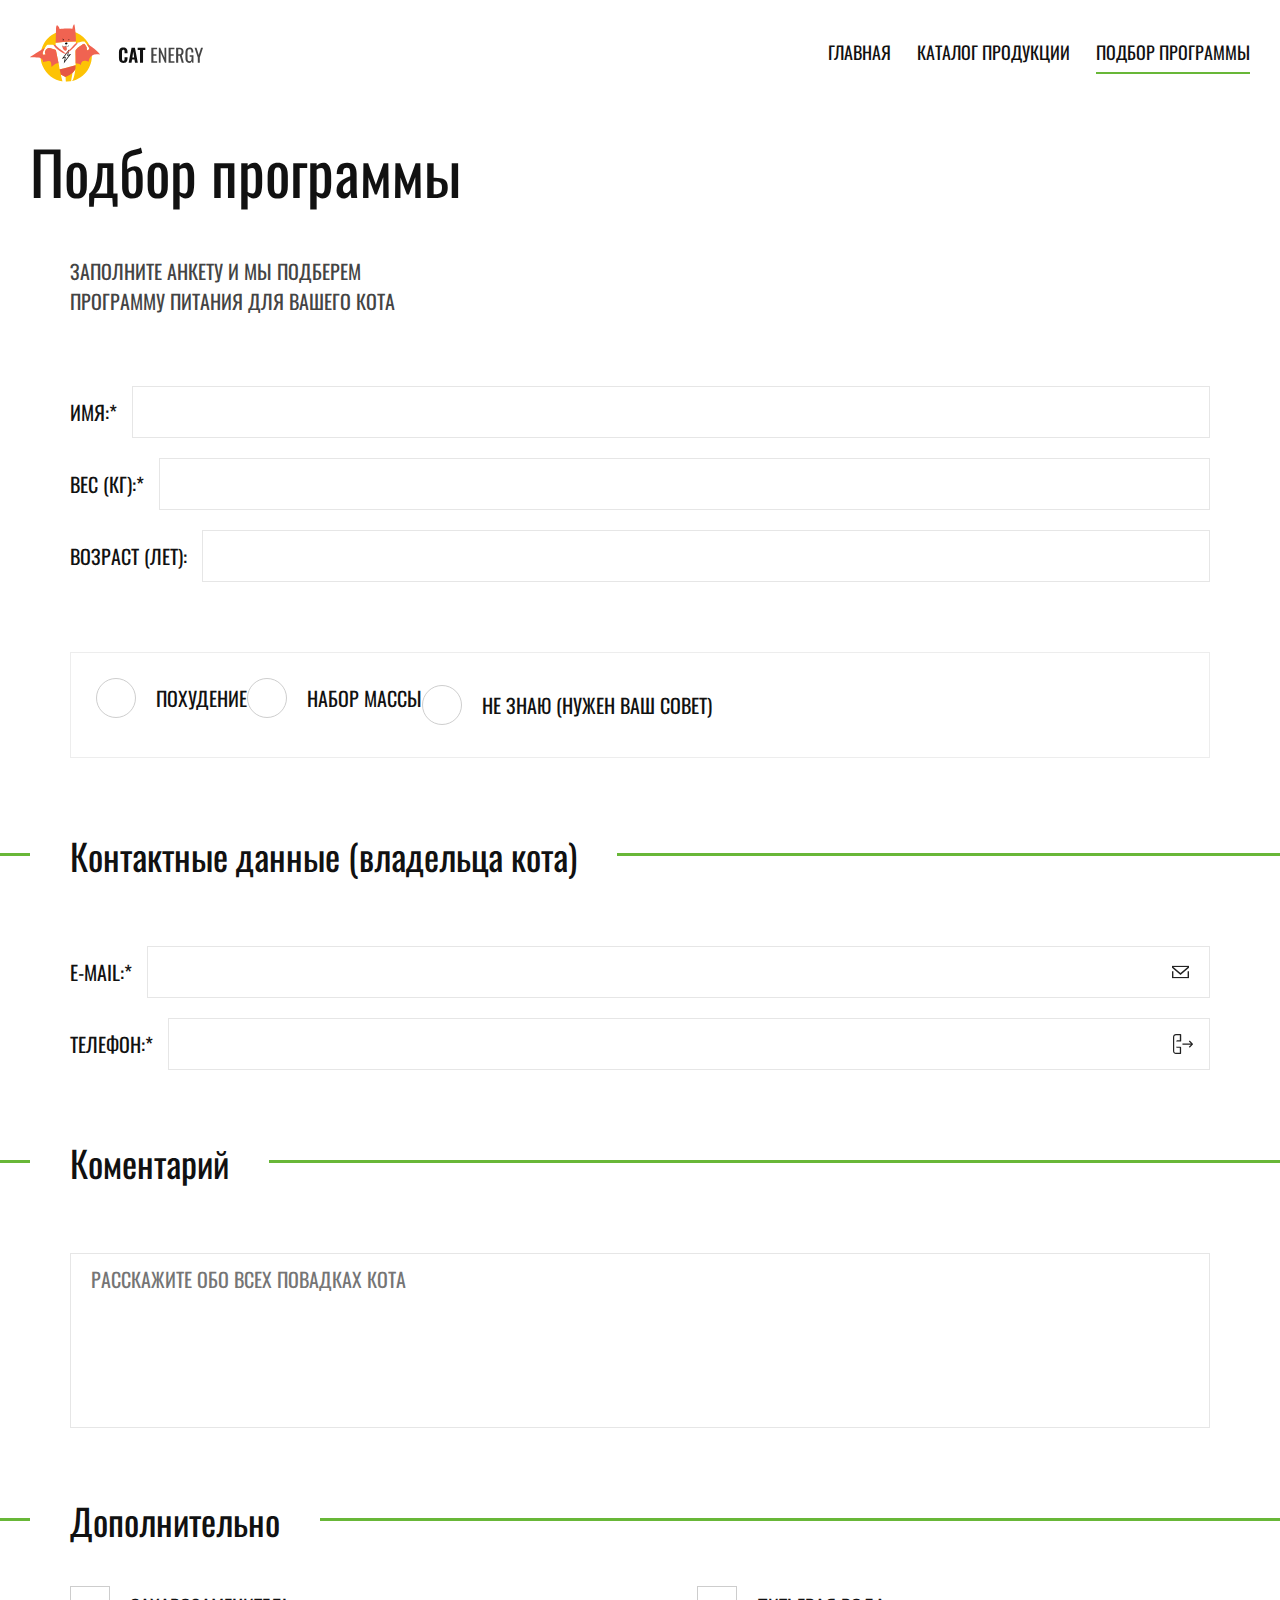
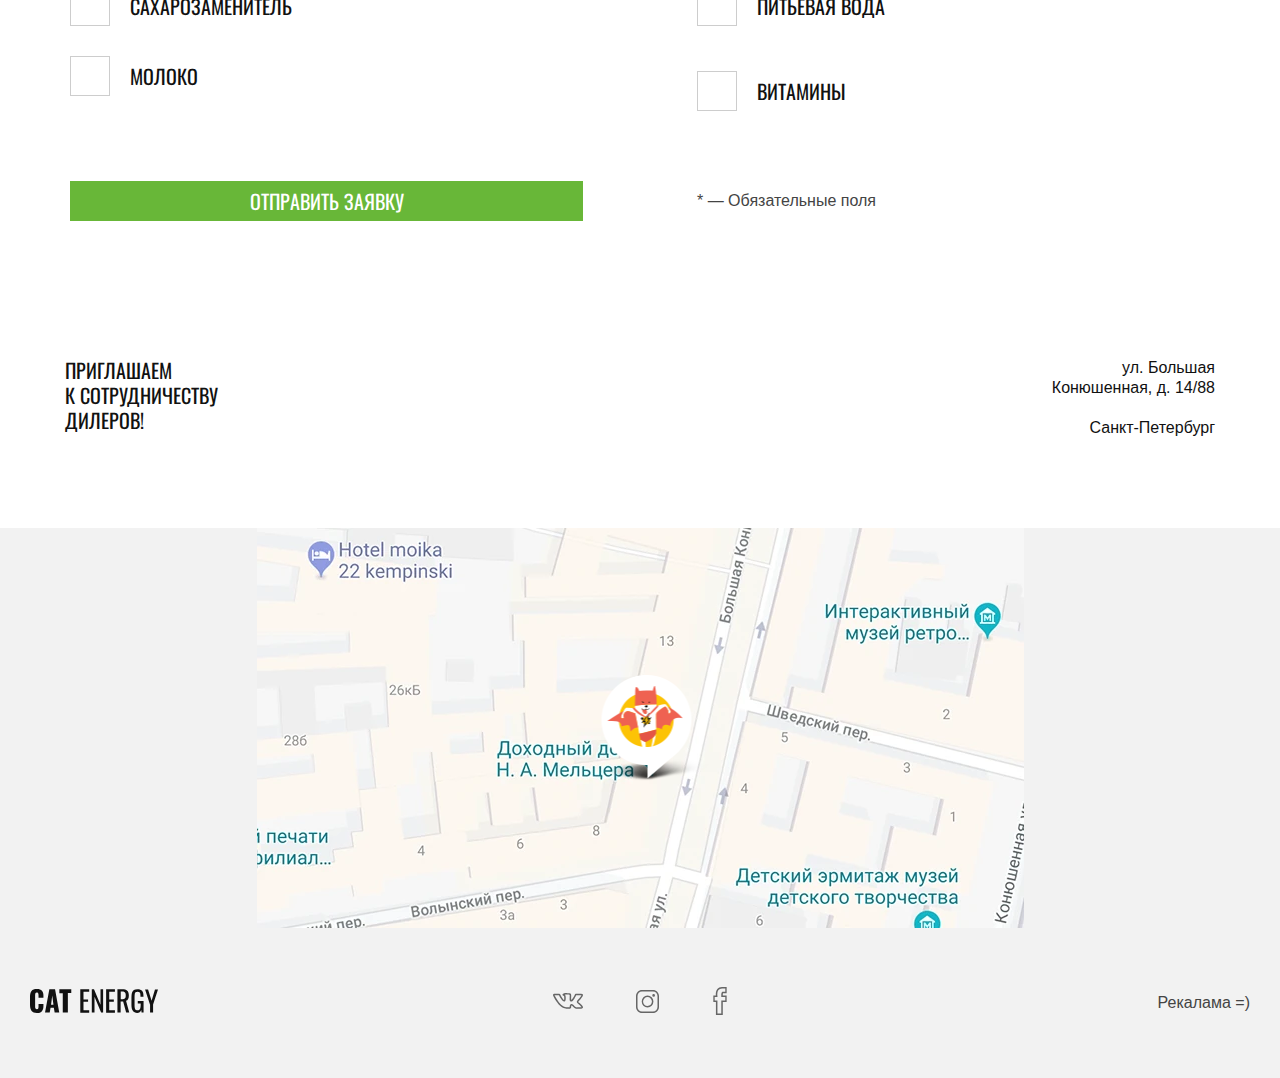
<file: CatEnergy/product_selection.html>
<!DOCTYPE html><html lang="en"><head><meta charset="UTF-8"><meta name="viewport" content="width=device-width,initial-scale=1"><meta http-equiv="X-UA-Compatible" content="ie=edge"><link rel="stylesheet" href="./style.css"><script src="./scripts/polyfill.min.js"></script><script src="./scripts/svg4everybody.min.js"></script><script src="./scripts/picturefill.min.js"></script><script src="./scripts/script.js" defer="defer"></script><title>Cat Energy</title></head><body class="selection"><header class="header"><nav class="main-navigation container"><a href="/CatEnergy" class="logo main-navigation__logo"><picture class="main-navigation__image-wrapper"><source type="image/svg+xml" media="(min-width:1300px)" srcset="./image/content-SVG/logo-desktop.svg" alt="Логотип магазина Cat Energy" class="main-navigation__image-logo"><source type="image/svg+xml" media="(min-width:768px)" srcset="./image/content-SVG/logo-tablet.svg" alt="Логотип магазина Cat Energy" class="main-navigation__image-logo"><source type="image/svg+xml" media="(min-width:320px)" srcset="./image/content-SVG/logo-mobile.svg" alt="Логотип магазина Cat Energy" class="main-navigation__image-logo"><img media="(min-width:320px)" srcset="./image/content-SVG/logo-mobile.svg" alt="Логотип магазина Cat Energy" class="main-navigation__image-logo"></picture><img src="./image/content-SVG/logo-mobile-header.svg" alt="Cat Energy" class="main-navigation__caption-logo"> </a><button class="toggler main-navigation__toggler">Переключатель</button><ul class="main-navigation__list"><li class="main-navigation__item"><a href="/CatEnergy" class="main-navigation__link main-navigation__link--selection">Главная</a></li><li class="main-navigation__item"><a href="./catalog.html" class="main-navigation__link main-navigation__link--selection">Каталог продукции</a></li><li class="main-navigation__item"><a class="main-navigation__link main-navigation__link--selection">Подбор программы</a></li></ul></nav></header><main><section class="program-selection"><h1 class="program-selection__title container">Подбор программы</h1><p class="program-selection__advice container container--selection">Заполните анкету и мы подберем<br>программу питания для вашего кота</p><form action="#" class="form program-selection__form"><fieldset class="section section--cat-info"><div class="section__cat-info container container--selection container--cat-info"><div class="section__container section__container--cat-description form__cat-description"><legend class="visually-hidden">Опишите вашего котика</legend><p class="form__input-wrapper"><span class="form__desc">Имя:*</span> <input type="text" class="input input--text" required></p><p class="form__input-wrapper"><span class="form__desc">Вес (кг):*</span> <input type="text" class="input input--text" required></p><p class="form__input-wrapper"><span class="form__desc">Возраст (лет):</span> <input type="text" class="input input--text"></p></div><div class="section__container section__container--user-purpose form__user-purpose"><legend class="visually-hidden">Выберите цель, которую хочет добиться ваш котик</legend><label for="purpose__losing-weight" class="form__input-wrapper form__input-wrapper--radio input__wrapper--radio"><input type="radio" id="purpose__losing-weight" name="purpose" value="Похудение" class="input__radio"> <span class="input input--radio"></span> <span class="form__desc form__desc--radio">Похудение</span></label> <label for="purpose__mass-gain" class="form__input-wrapper form__input-wrapper--radio input__wrapper--radio"><input type="radio" id="purpose__mass-gain" name="purpose" value="Набор массы" class="input__radio"> <span class="input input--radio"></span> <span class="form__desc form__desc--radio">Набор массы</span></label> <label for="purpose__unknown" class="form__input-wrapper form__input-wrapper--radio input__wrapper--radio"><input type="radio" id="purpose__unknown" name="purpose" value="Не знаю (Нужен ваш совет)" class="input__radio"> <span class="input input--radio"></span> <span class="form__desc form__desc--radio">Не знаю (Нужен ваш совет)</span></label></div></div></fieldset><fieldset class="section section--contacts"><div class="section__container section__container--contacts form__user-contacts container container--selection"><legend class="section__legend section__legend--user-contacts">Контактные данные (владельца кота)</legend><p class="form__input-wrapper form__input-wrapper--user-contacts input__wrapper"><span class="form__desc">E-mail:*</span> <input type="email" class="input input--text" required> <svg class="input__label input__label--mail" width="17" height="13"><use xlink:href="./image/spriteSVG/sprite.svg#mail"></use></svg></p><p class="form__input-wrapper form__input-wrapper--user-contacts input__wrapper"><span class="form__desc">Телефон:*</span> <input type="tel" class="input input--text" required> <svg class="input__label input__label--phone" width="20" height="20"><use xlink:href="./image/spriteSVG/sprite.svg#phone"></use></svg></p></div></fieldset><fieldset class="section"><div class="section__container container container--selection"><legend class="section__legend">Коментарий</legend><textarea class="input input--textarea input--text" placeholder="Расскажите обо всех повадках кота"></textarea></div></fieldset><fieldset class="section section--additional-services"><div class="section__container section__container--additional-services container container--selection"><legend class="section__legend">Дополнительно</legend><label for="additional-services__sweetener" class="form__input-wrapper form__input-wrapper--checkbox input__wrapper--checkbox"><input type="checkbox" id="additional-services__sweetener" class="input__checkbox"> <span class="input input--checkbox"></span> <span class="form__desc form__desc--checkbox">Сахарозаменитель</span></label> <label for="additional-services__water" class="form__input-wrapper form__input-wrapper--checkbox input__wrapper--checkbox"><input type="checkbox" id="additional-services__water" class="input__checkbox"> <span class="input input--checkbox"></span> <span class="form__desc form__desc--checkbox">Питьевая вода</span></label> <label for="additional-services__milk" class="form__input-wrapper form__input-wrapper--checkbox input__wrapper--checkbox"><input type="checkbox" id="additional-services__milk" class="input__checkbox"> <span class="input input--checkbox"></span> <span class="form__desc form__desc--checkbox">Молоко</span></label> <label for="additional-services__vitamins" class="form__input-wrapper form__input-wrapper--checkbox input__wrapper--checkbox"><input type="checkbox" id="additional-services__vitamins" class="input__checkbox"> <span class="input input--checkbox"></span> <span class="form__desc form__desc--checkbox">Витамины</span></label></div></fieldset><div class="form__button-wrapper container container--selection"><button type="submit" class="form__submit button">Отправить заявку</button><p class="form__hint">* — Обязательные поля</p></div></form></section><section class="contacts"><h2 class="visually-hidden">Наши контакты</h2><div class="contacts__welcome container"><p class="contacts__contribution">Приглашаем<br>к сотрудничеству<br>дилеров!</p><p class="contacts__address">ул. Большая<br>Конюшенная, д. 14/88<br><span class="contacts__city">Санкт-Петербург</span></p></div><p class="map contacts__map"><picture class="map__container"><source type="image/webp" media="(min-width:1300px)" srcset="./image/content-picture/map-desktop@2x.webp 2x, ./image/content-picture/map-desktop.webp" alt="ул. Большая Конюшенная, 14/88"><source media="(min-width:1300px)" srcset="./image/content-picture/map-desktop@2x.png 2x, ./image/content-picture/map-desktop.png" alt="ул. Большая Конюшенная, 14/88"><source type="image/webp" media="(min-width:768px)" srcset="./image/content-picture/map-tablet@2x.webp 2x, ./image/content-picture/map-tablet.webp" alt="ул. Большая Конюшенная, 14/88"><source media="(min-width:768px)" srcset="./image/content-picture/map-tablet@2x.png 2x, ./image/content-picture/map-tablet.png" alt="ул. Большая Конюшенная, 14/88"><source type="image/webp" srcset="./image/content-picture/map-mobile@2x.webp 2x, ./image/content-picture/map-mobile.webp" alt="ул. Большая Конюшенная, 14/88"><img srcset="./image/content-picture/map-mobile@2x.png 2x" src="./image/content-picture/map-mobile.png" alt="ул. Большая Конюшенная, 14/88" class="map__image"></picture></p></section></main><footer class="footer"><div class="footer__inner container"><p class="logo__wrapper footer__item footer__item--logo"><a href="/CatEnergy" class="logo"><img src="./image/content-SVG/footer-logo.svg" alt="Логитип нашего сайта" width="128px" height="24px"></a></p><ul class="socials footer__item footer__item--socials"><li class="socials__item"><a href="" class="socials__link" aria-label="Вконтакте"><svg class="socials__logo socials__logo--vk" width="30" height="16"><!-- <svg class="socials__link-logo" width="22" height="12"> --><use xlink:href="./image/spriteSVG/sprite.svg#vk"></use></svg></a></li><li class="socials__item"><a href="" class="socials__link" aria-label="Инстаграм"><svg class="socials__logo socials__logo--instagram" width="23" height="23"><!-- <svg class="socials__logo" width="16" height="16"> --><use xlink:href="./image/spriteSVG/sprite.svg#instagram"></use></svg></a></li><li class="socials__item"><a href="" class="socials__link" aria-label="Фейсбук"><svg class="socials__logo socials__logo--fb" width="14" height="28"><!-- <svg class="socials__logo socials__logo--" width="10" height="19"> --><use xlink:href="./image/spriteSVG/sprite.svg#fb"></use></svg></a></li></ul><a class="footer__nothing footer__item footer__item--nothing">Рекалама =)</a></div></footer></body></html>
</file>
<file: CatEnergy/style.css>
@font-face{font-family:Oswald;font-style:normal;font-weight:400;src:url(fonts/Oswald-Regular.woff) format("woff")}:root{box-sizing:border-box}*,::after,::before{box-sizing:inherit}body{margin:0;padding:0;background-color:#fff;font-family:Arial,sans-serif;font-weight:400}a{text-decoration:none}img{max-width:100%;height:auto}picture{font-size:0}.visually-hidden:not(:focus):not(:active),input[type=checkbox].visually-hidden,input[type=radio].visually-hidden{position:absolute;width:1px;height:1px;margin:-1px;border:0;padding:0;white-space:nowrap;-webkit-clip-path:inset(100%);clip-path:inset(100%);clip:rect(0 0 0 0);overflow:hidden}.container{padding-left:20px;padding-right:20px}.button{display:inline-block;padding:11px 0;background-color:#68b738;border:none;cursor:pointer;color:#fff;font-family:Oswald,Arial,Helvetica,sans-serif;font-size:14px;line-height:18px;text-transform:uppercase;font-weight:400}.button:focus{outline:0}.button:focus,.button:hover{background-color:#5eaa2f}.button:active{color:rgba(255,255,255,.3)}.button--catalog{display:block;padding:10px 0;font-size:16px;line-height:20px}.button--grey{background-color:#f2f2f2;color:#444}.button--grey:focus,.button--grey:hover{background-color:#ebebeb}.button--grey:active{color:rgba(68,68,68,.3);background-color:#ebebeb}.main-navigation{display:-webkit-box;display:flex;flex-wrap:wrap;-webkit-box-orient:vertical;-webkit-box-direction:normal;flex-direction:column;position:relative}.main-navigation__logo{position:relative;display:-webkit-box;display:flex;-webkit-box-align:center;align-items:center;padding:0 20px;margin:0;min-height:65px}.main-navigation__image-logo{width:33px;height:38px}.main-navigation__caption-logo{position:absolute;top:50%;left:50%;-webkit-transform:translate(-50%,-50%);transform:translate(-50%,-50%)}.main-navigation__list{list-style:none;padding:0;margin:0;display:-webkit-box;display:flex;flex-wrap:wrap;-webkit-box-orient:vertical;-webkit-box-direction:normal;flex-direction:column;text-align:center;font-size:20px;line-height:20px;font-family:Oswald,Arial,Helvetica,sans-serif;text-transform:uppercase}.main-navigation__item{border-top:1px solid #444}.main-navigation__link{color:#111;display:block;padding:23px 0}.main-navigation__toggler{position:absolute;right:0;top:0}.toggler{position:absolute;width:65px;height:65px;background-color:transparent;border:none;text-indent:1000px;overflow:hidden;padding:0}.toggler::after,.toggler::before{content:"";position:absolute;width:24px;height:2px;background-color:#000;top:50%;left:calc(50% - 10px)}.toggler::before{-webkit-transform:rotate(45deg);transform:rotate(45deg)}.toggler::after{-webkit-transform:rotate(-45deg);transform:rotate(-45deg)}.close .toggler::before{top:23px;left:calc(50% - 12px);box-shadow:0 8px 0 #000,0 16px 0 #000;-webkit-transform:none;transform:none}.close .toggler::after{display:none}.presentation__wrapper{background-image:url(image/background-picture/index-background-mobile.jpg),linear-gradient(to bottom,#65a93c 305px,#fff 305px);background-repeat:no-repeat;background-position-x:center;background-position-y:0;border-top:1px solid transparent}.presentation{color:#fff;text-align:center;font-family:Oswald,Arial,Helvetica,sans-serif;font-weight:400;display:-ms-grid;display:grid;-ms-grid-columns:1fr;grid-template-columns:1fr;-ms-grid-rows:(auto)[4];grid-template-rows:repeat(4,auto)}.presentation__title{margin-top:25px;margin-bottom:26px;padding:0;-ms-grid-row:1;-ms-grid-row-span:1;grid-row:1/2;font-size:36px;line-height:36px}.presentation__slogan{margin:0 0 28px;padding:0;-ms-grid-row:2;-ms-grid-row-span:1;grid-row:2/3;font-size:14px;line-height:14px;text-transform:uppercase}.presentation__image-wrapper{display:-webkit-box;display:flex;flex-wrap:wrap;-webkit-box-pack:center;justify-content:center;-webkit-box-align:center;align-items:center;-ms-grid-row:3;-ms-grid-row-span:1;grid-row:3/4}.presentation__button{display:block;-ms-grid-row:4;-ms-grid-row-span:1;grid-row:4/5}.benefits{margin-top:20px}.benefits__list{list-style:none;padding:0;margin:0;display:-webkit-box;display:flex;flex-wrap:wrap;-webkit-box-orient:vertical;-webkit-box-direction:normal;flex-direction:column}.benefits__item{margin-bottom:20px;padding:20px;background-color:#f2f2f2}.benefits__caption-wrapper{display:-webkit-box;display:flex;flex-wrap:wrap;-webkit-box-align:center;align-items:center}.benefits__circle{position:relative;display:block;border-radius:50%;height:50px;width:50px;background-color:#68b738}.benefits__caption{margin:0 0 0 20px;padding:0;font-family:Oswald,Arial,Helvetica,sans-serif;font-size:24px;line-height:37px;text-transform:uppercase;font-weight:400}.benefits__image{position:absolute;max-width:none;left:50%;top:50%;-webkit-transform:translate(-50%,-50%);transform:translate(-50%,-50%)}.benefits__image--pro{width:134%}.benefits__image--slim{width:70%}.benefits__description{margin:0;padding:25px 15px 25px 0;border-bottom:1px solid #d9d9d9;font-family:Arial,Helvetica,sans-serif;font-size:14px;line-height:18px;font-weight:400}.benefits__link-wrapper{display:block;margin:0;padding:20px 0 0}.benefits__link{position:relative;padding-right:40px;color:#111;font-family:Oswald,Arial,Helvetica,sans-serif;font-size:16px;line-height:16px;text-transform:uppercase;font-weight:400}.benefits__link::before{content:"";position:absolute;width:18px;height:2px;top:50%;right:5px;background-color:#3e4242}.benefits__link::after{content:"";position:absolute;top:calc(50% - 3px);right:0;border:4px solid transparent;border-left:5px solid #3e4242;border-right:none}.benefits__link:hover.benefits__link::before{right:-3px;width:26px}.benefits__link:hover.benefits__link::after{right:-8px}.benefits__link:active{opacity:.3}.advantage__title{margin:25px 0;padding:0;color:#111;font-size:36px;line-height:60px;font-family:Oswald,Arial,Helvetica,sans-serif;font-weight:400}.advantage__list{list-style:none;padding:0;margin:0}.advantage__item{display:-webkit-box;display:flex;flex-wrap:wrap}.advantage__item+.advantage__item{margin-top:20px}.advantage__icon{position:relative;display:block;width:60px;height:60px;background-color:#68b738}.advantage__icon::before{content:"";position:absolute;top:50%;left:50%;-webkit-transform:translate(-50%,-50%);transform:translate(-50%,-50%)}.advantage__icon--leaf::before{background-image:url(image/spriteIMG/sprite.png);background-position:-55px -106px;width:26px;height:29px}.advantage__icon--powder::before{background-image:url(image/spriteIMG/sprite.png);background-position:-113px -60px;width:29px;height:31px}.advantage__icon--fork::before{background-image:url(image/spriteIMG/sprite.png);background-position:-168px 0;width:23px;height:30px}.advantage__icon--clock::before{background-image:url(image/spriteIMG/sprite.png);background-position:-142px -60px;width:26px;height:31px}.advantage__description{margin:0 0 0 20px;padding:0;width:70%;color:#444;font-size:14px;line-height:18px;font-family:Arial,Helvetica,sans-serif;font-weight:400}.advantage__number{display:none}.example{margin-top:42px;background-color:#f2f2f2}.example__title{margin-top:20px;margin-bottom:20px;color:#111;font-family:Oswald,Arial,Helvetica,sans-serif;font-size:36px;line-height:60px;font-weight:400}.example__desc{margin:0 0 25px;padding-top:0;padding-bottom:0;color:#444;font-family:Arial,Helvetica,sans-serif;font-size:14px;line-height:18px;font-weight:400}.example__goals{margin-bottom:35px}.example__costs{padding-top:0;padding-bottom:0;margin:0;color:#111;font-family:Oswald,Arial,Helvetica,sans-serif;font-size:14px;line-height:20px;font-weight:400;text-transform:uppercase;text-align:center}.example__costs-price{margin-left:auto}.goal__list{list-style:none;margin-top:0;padding:0;display:-webkit-box;display:flex;flex-wrap:wrap;-webkit-box-orient:horizontal;-webkit-box-direction:normal;flex-direction:row;-webkit-box-align:center;align-items:center;-webkit-box-pack:justify;justify-content:space-between}.goal{position:relative;display:block;margin:0;padding:15px 0;width:44%;text-align:center;border:1px solid #cdcdcd;border-radius:3px}.goal__result{color:#111;font-family:Oswald,Arial,Helvetica,sans-serif;font-size:24px;line-height:24px;text-transform:uppercase;font-weight:400}.goal__condition{position:absolute;bottom:0;left:50%;-webkit-transform:translate(-50%,50%);transform:translate(-50%,50%);display:block;width:102px;padding:0 15px;background-color:#f2f2f2;color:#444;font-family:Arial,Helvetica,sans-serif;font-size:12px;line-height:12px;text-transform:lowercase;font-weight:400;letter-spacing:0}.representation{margin-top:30px}.representation__root{position:relative;overflow:hidden;display:block;width:100%;min-height:250px}.representation__cut{margin:0;padding:0;text-align:center;width:100%}.representation__slider{margin-top:10px;margin-bottom:35px}.slider{display:-webkit-box;display:flex;flex-wrap:wrap;-webkit-box-orient:horizontal;-webkit-box-direction:normal;flex-direction:row;-webkit-box-pack:center;justify-content:center;-webkit-box-align:center;align-items:center}.silder__body{padding:3px;margin:0;background-color:#fff;border:1px solid #cdcdcd;border-radius:15px;width:30%}.slider__lever{display:block;width:50%;height:6px;background-color:#68b738;border-radius:15px}.slider__button{position:relative;width:23%;background-color:transparent;border:none;color:#111;font-family:Oswald,Arial,Helvetica,sans-serif;font-size:16px;line-height:20px;text-transform:uppercase;text-align:center;font-weight:400;cursor:pointer}.slider__button:focus{outline:0}.contacts__welcome{display:-webkit-box;display:flex;flex-wrap:wrap;-webkit-box-orient:horizontal;-webkit-box-direction:normal;flex-direction:row;background-color:#fff;padding:27px 20px}.contacts__contribution{padding:0;margin:0;width:50%;color:#111;font-family:Oswald,Arial,Helvetica,sans-serif;font-size:16px;line-height:20px;text-transform:uppercase;font-weight:400}.contacts__address{padding:0;margin:0;width:50%;color:#111;font-family:Arial,Helvetica,sans-serif;font-size:14px;line-height:20px;font-weight:400}.map{margin:0;padding:0;position:relative;font-size:0;text-align:center;background-color:#f2f2f2}.map::before{content:"";position:absolute;top:51%;left:51%;-webkit-transform:translate(-50%,-50%);transform:translate(-50%,-50%);background-image:url(image/spriteIMG/sprite.png);background-position:0 -106px;width:55px;height:53px}.footer{background-color:#f2f2f2}.footer__inner{display:-webkit-box;display:flex;-webkit-box-orient:vertical;-webkit-box-direction:normal;flex-direction:column}.footer__nothing{padding:0;margin:0;cursor:pointer;color:#444;font-family:Arial,Helvetica,sans-serif;font-size:16px;line-height:16px;font-weight:400}.footer__nothing:active{opacity:.3}.footer__item{text-align:center;padding-top:20px;padding-bottom:20px}.footer__item+.footer__item{border-top:1px solid #d9d9d9}.footer__item--logo{padding-top:40px;padding-bottom:30px}.footer__item--socials{padding-top:22px;padding-bottom:22px}.footer__item--nothing{padding-top:30px;padding-bottom:30px}.socials{list-style:none;margin:0;padding-left:0;padding-right:0;display:-webkit-box;display:flex;flex-wrap:wrap;-webkit-box-pack:center;justify-content:center;-webkit-box-align:center;align-items:center}.socials__item+.socials__item{margin-left:13.214%}.socials__logo{fill:#666}.socials__logo:hover{fill:#68b738}.socials__logo:active{opacity:.3}.socials__logo--vk{width:22px;height:12px}.socials__logo--instagram{width:16px;height:16px}.socials__logo--fb{width:10px;height:19px}.logo{cursor:pointer}.logo:hover{opacity:.8}.logo:active{opacity:.6}.form{font-family:Oswald,Arial,Helvetica,sans-serif;text-transform:uppercase;color:#111;font-weight:400;font-size:16px;line-height:18px}.form__input-wrapper{display:-webkit-box;display:flex;-webkit-box-align:center;align-items:center;width:100%;padding:0;margin:0 0 14px}.form__input-wrapper--radio{cursor:pointer}.form__input-wrapper--radio:active{opacity:.3}.form__input-wrapper:last-child{margin-bottom:0}.form__input-wrapper--checkbox{cursor:pointer}.form__input-wrapper--checkbox:active{opacity:.3}.form__desc{white-space:nowrap;margin-right:15px}.form__desc--checkbox,.form__desc--radio{margin-right:0;margin-left:15px}.form__button-wrapper{display:-webkit-box;display:flex;-webkit-box-orient:vertical;-webkit-box-direction:normal;flex-direction:column;text-align:center;margin-bottom:33px}.form__submit{display:block;margin-bottom:22px}.form__hint{font-family:Arial,Helvetica,sans-serif;text-transform:none;color:#444;font-weight:400;font-size:14px;line-height:16px;padding:0;margin:0}.input__wrapper{position:relative}.input{display:block;width:100%;padding:10px 16px;border:1px solid #e6e6e6;color:#444;font-family:Oswald,Arial,Helvetica,sans-serif;text-transform:uppercase;font-size:16px;line-height:18px}.input--text:hover{border:1px solid #cdcdcd}.input--text:focus{outline:0;border:2px solid #222;padding:9px 15px}.input--text-error{border:2px solid #ff8282;padding:9px 15px}.input__label{position:absolute;top:50%;-webkit-transform:translateY(-50%);transform:translateY(-50%);fill:#222}.input__label--mail{right:16px}.input__label--phone{right:13px}.input--text-error+.input__label{fill:#ff8282}.input--text:hover+.input__label{fill:#222}.input--text:focus+.input__label{fill:#68b738}.input--textarea{min-height:150px;resize:none;overflow:auto}.input--radio{position:relative;width:30px;height:30px;padding:0;border:1px solid #cecece;border-radius:50%}.input__wrapper--radio:hover .input--radio{border-color:#bcbcbc}.input__radio{display:none}.input__radio:checked+.input--radio::before{position:absolute;content:"";top:50%;left:50%;-webkit-transform:translate(-50%,-50%);transform:translate(-50%,-50%);width:12px;height:12px;border-radius:50%;background-color:#68b738}.input__wrapper--checkbox:hover .input--checkbox{border-color:#bababa}.input--checkbox{position:relative;padding:0;width:30px;height:30px;border:1px solid #cdcdcd}.input__checkbox{display:none}.input__checkbox:checked+.input--checkbox::before{content:"";position:absolute;top:16px;left:3px;-webkit-transform:rotate(45deg);transform:rotate(45deg);background-color:#68b738;height:2px;width:12px}.input__checkbox:checked+.input--checkbox::after{content:"";position:absolute;top:14px;left:9px;-webkit-transform:rotate(-45deg);transform:rotate(-45deg);background-color:#68b738;height:2px;width:18px}.program-selection__title{color:#111;font-family:Oswald,Arial,Helvetica,sans-serif;font-size:36px;line-height:60px;font-weight:400;margin-top:15px;margin-bottom:25px}.program-selection__advice{color:#444;font-family:Oswald,Arial,Helvetica,sans-serif;font-size:14px;text-transform:uppercase;line-height:18px;font-weight:400;margin-top:0;margin-bottom:0;padding-top:0;padding-bottom:0}.section{border:none;border-top:3px solid #68b738;padding:0;margin:0}.section--cat-info{border:none}.section__container{position:relative;border:none;margin:0;padding-top:42px;padding-bottom:45px}.section__container--user-purpose{border-top:1px solid #ededed;border-bottom:1px solid #ededed;padding:20px}.section__container--contacts{padding-top:65px}.section__container--cat-description{padding:40px 20px 24px}.section__container--additional-services{padding-bottom:35px}.section__cat-info{margin-bottom:42px}.section__legend{position:absolute;top:0;left:0;-webkit-transform:translateY(-50%);transform:translateY(-50%);margin:0;padding:0 20px;background-color:#fff;font-family:Oswald,Arial,Helvetica,sans-serif;font-weight:400;text-transform:none;font-size:24px;line-height:24px}.catalog{margin-bottom:40px}.catalog__title{margin:15px 0 25px;padding-left:20px;padding-right:20px;font-family:Oswald,Arial,Helvetica,sans-serif;font-size:36px;line-height:60px;font-weight:400;color:#111}.catalog__list{list-style:none;padding:0;margin:0}.product{display:-webkit-box;display:flex;flex-wrap:wrap;margin-bottom:24px;padding-right:20px;padding-left:20px;border-top:1px solid #ededed}.product__image-wrapper{width:50%;text-align:center}.product__image{width:140px}.product__container{width:50%}.product__button{width:100%}.product__name{font-family:Oswald,Arial,Helvetica,sans-serif;font-weight:400;text-transform:uppercase;text-align:left;font-size:16px;line-height:20px;margin-top:20px;margin-bottom:12px;padding-right:40%}.product__desc{font-family:Arial,Helvetica,sans-serif;font-weight:400;font-size:12px;line-height:16px;color:#444;width:100%;border-collapse:collapse}.product__feature{text-align:left}.product__value{text-align:right}.services__list{list-style:none;padding:0;margin:0 0 40px;width:100%;border-bottom:1px solid #cdcdcd}.services__item{border-top:1px solid #cdcdcd;padding-top:13px;padding-bottom:17px}.services__title{font-family:Oswald,Arial,Helvetica,sans-serif;font-weight:400;text-transform:uppercase;text-align:left;font-size:16px;line-height:16px;margin-top:0;margin-bottom:13px}.services__offer{margin:0 0 15px;display:-webkit-box;display:flex;font-family:Arial,Helvetica,sans-serif;font-weight:400;text-align:left;color:#444;font-size:14px;line-height:16px}.services__feature{text-align:left;width:50%}.services__price{text-align:right;margin:0;width:50%}.services__button{width:100%}.services__action{position:relative;display:-webkit-box;display:flex;-webkit-box-orient:vertical;-webkit-box-direction:normal;flex-direction:column;-webkit-box-pack:end;justify-content:flex-end;width:100%;min-height:289px;margin:0;padding:45px 0;background-color:#68b738;background-image:url(image/background-picture/gift-photo-mobile.jpg);background-position:center;background-repeat:no-repeat;background-size:cover}.services__action::before{content:"";position:absolute;top:65px;left:50%;-webkit-transform:translateX(-50%);transform:translateX(-50%);background-image:url(image/spriteIMG/sprite.png);background-position:-113px 0;width:55px;height:60px}.services__action-text{font-family:Arial,Helvetica,sans-serif;font-weight:400;color:#fff;text-align:center;vertical-align:text-bottom}.show-product{position:relative;border-top:1px solid #ededed;border-bottom:1px solid #ededed;text-align:center;padding:80px 20px 25px}.show-product::after,.show-product::before{content:"";position:absolute;top:40px;left:calc(50% - 15px);width:30px;height:2px;background-color:#d3d3d3}.show-product::before{-webkit-transform:rotate(90deg);transform:rotate(90deg)}.show-product__title{font-family:Oswald,Arial,Helvetica,sans-serif;font-weight:400;text-transform:uppercase;font-size:16px;line-height:20px;margin-top:0;margin-bottom:8px}.show-product__text{font-family:Arial,Helvetica,sans-serif;font-weight:400;font-size:12px;line-height:16px;margin-top:0;margin-bottom:22px}.show-product__button{width:100%}@media (min-width:768px){.container{padding-left:30px;padding-right:30px}.button{padding:10px 25px;font-size:20px;line-height:20px}.button--catalog{padding:10px 25px;font-size:16px;line-height:20px}.main-navigation{-webkit-box-orient:horizontal;-webkit-box-direction:normal;flex-direction:row;-webkit-box-pack:justify;justify-content:space-between;-webkit-box-align:center;align-items:center;min-height:106px}.main-navigation__logo{position:static;padding:0}.main-navigation__image-logo{width:173px;height:58px}.main-navigation__caption-logo{display:none}.main-navigation__list{-webkit-box-orient:horizontal;-webkit-box-direction:normal;flex-direction:row;-webkit-box-pack:justify;justify-content:space-between;font-size:18px;line-height:25px}.main-navigation__item{border:none}.main-navigation__item+.main-navigation__item{padding-left:26px}.main-navigation__link{padding:7px 0}.main-navigation__link:hover{color:rgba(17,17,17,.6)}.main-navigation__link:active{color:rgba(17,17,17,.3)}.main-navigation__link:not([href]){cursor:default;border-bottom:2px solid #68b738}.main-navigation__link:not([href]):active,.main-navigation__link:not([href]):hover{color:#111}.main-navigation__toggler{display:none}.presentation__wrapper{background-image:url(image/background-picture/index-can-tablet.jpg);background-position-y:bottom}.presentation{align-content:start;color:#111;text-align:left;min-height:845px;height:845px}@supports (display:initial){.presentation{height:auto}}.presentation__title{font-size:60px;line-height:60px;margin-top:43px;margin-bottom:43px;margin-left:12.711%}.presentation__slogan{font-size:20px;line-height:20px;margin-bottom:47px;margin-left:12.711%}.presentation__button{display:inline-block;-ms-grid-column-align:start;justify-self:start;margin-left:12.711%}.benefits__item{position:relative;padding:65px 50px 40px}.benefits__caption{margin-left:0;font-size:36px;line-height:37px}.benefits__description{padding:20px 0 40px;font-size:16px;line-height:24px;border-bottom:none;width:56.5%}.benefits__link-wrapper{padding-bottom:20px}.benefits__link{font-size:20px;line-height:20px}.advantage__title{font-size:60px;line-height:60px;margin-bottom:0}.advantage__list{display:-webkit-box;display:flex;flex-wrap:wrap}.advantage__item{position:relative;width:36%;margin-top:90px}.advantage__item:nth-child(2n){margin-left:19%}.advantage__item+.advantage__item{margin-top:90px}.advantage__icon{width:80px;height:80px}.advantage__description{width:100%;margin-left:0;margin-top:30px;margin-bottom:45px;font-size:16px;line-height:24px}.advantage__number{display:inline;position:absolute;z-index:-1;top:0;left:55%;color:#f2f2f2;font-size:280px;line-height:200px;font-family:Oswald,Arial,Helvetica,sans-serif;font-weight:400}.example{margin-top:55px;border-top:1px solid #e6e6e6;background-color:#fff;background-image:-webkit-gradient(linear,left top,left bottom,color-stop(55%,#fff),color-stop(55%,#f2f2f2));background-image:linear-gradient(to bottom,#fff 55%,#f2f2f2 55%)}.example__title{margin-top:45px;margin-bottom:45px;font-size:60px}.example__desc{margin-bottom:50px;font-size:16px;line-height:24px}.example__goals{width:51.5%;margin-bottom:0}.example__costs{width:30%;font-size:20px;line-height:20px;text-align:right}.goal__result{font-size:30px;line-height:37px}.goal__condition{background-color:#fff;padding:0 7px;width:auto;white-space:nowrap;font-size:14px;line-height:14px}.representation{margin-top:80px}.representation__root{min-height:525px}.representation__cut{position:absolute;top:0;left:50%;overflow:hidden;min-height:525px}.representation__cut--after{left:50%}.representation__cut--before{top:4%;left:-50%}.representation__image{position:absolute;top:0;left:50%;-webkit-transform:translateX(-50%);transform:translateX(-50%);max-width:none}.representation__image--after{left:0;-webkit-transform:translateX(-48%);transform:translateX(-48%)}.representation__image--before{left:100%;-webkit-transform:translateX(-54%);transform:translateX(-54%)}.representation__slider{margin-top:0;margin-bottom:65px}.silder__body{position:relative;width:60.451%}.slider__lever{position:absolute;left:50%;top:50%;-webkit-transform:translate(-50%,-50%);transform:translate(-50%,-50%);width:32px;height:32px;border:1px solid #cdcdcd;border-radius:50%;background-color:#fff;cursor:pointer;box-shadow:0 2px 5px rgba(0,0,0,.15)}.slider__lever:hover{box-shadow:0 3px 5px rgba(0,0,0,.25)}.slider__lever:active{border:2px solid #68b738;box-shadow:0 4px 5px rgba(0,0,0,.3)}.slider__lever::before{content:"";position:absolute;left:50%;top:50%;-webkit-transform:translate(-50%,-50%);transform:translate(-50%,-50%);width:8px;height:8px;border-radius:50%;background-color:#68b738}.slider__button{width:13.418%;font-size:20px}.slider__button::before{content:"";position:absolute;bottom:-7px;left:50%;-webkit-transform:translateX(-50%);transform:translateX(-50%);width:58%;border-bottom:1px dashed #bebebe}.slider__button:focus.slider__button::before,.slider__button:hover.slider__button::before{border-bottom:1px solid #989898}.slider__button:active.slider__button::before{border-bottom:none}.contacts__welcome{padding:65px 65px 90px}.contacts__contribution{font-size:20px;line-height:25px}.contacts__address{font-size:16px;line-height:20px;text-align:right}.contacts__city{display:block;margin-top:20px}.map::before{top:50%;background-image:url(image/spriteIMG/sprite.png);background-position:0 0;width:113px;height:106px}.footer__inner{flex-wrap:wrap;-webkit-box-orient:horizontal;-webkit-box-direction:normal;flex-direction:row;-webkit-box-align:center;align-items:center;min-height:150px;height:150px}@supports (display:initial){.footer__inner{height:auto}}.footer__item{text-align:left;width:33.333%;padding-top:0;padding-bottom:0}.footer__item+.footer__item{border-top:none}.footer__item--nothing{text-align:right}.socials__logo--vk{width:30px;height:16px}.socials__logo--instagram{width:23px;height:23px}.socials__logo--fb{width:14px;height:28px}.form{font-size:20px;line-height:20px}.form__input-wrapper{margin-bottom:20px}.form__input-wrapper--radio{margin-bottom:14px;width:auto}.form__input-wrapper--checkbox{margin-bottom:30px;width:45%}.form__input-wrapper--checkbox:last-child{margin-bottom:0;margin-right:0}.form__desc--checkbox,.form__desc--radio{margin-left:20px}.form__button-wrapper{-webkit-box-orient:horizontal;-webkit-box-direction:normal;flex-direction:row;-webkit-box-align:center;align-items:center;margin-bottom:72px}.form__submit{margin-bottom:0;width:45%;margin-right:10%}.form__hint{font-size:16px}.input{padding:10px 20px;font-size:20px;line-height:20px}.input--text-error,.input--text:focus{padding:9px 19px}.input__label--mail{right:21px}.input__label--phone{right:17px}.input--textarea{min-height:175px;line-height:30px}.input--radio{padding:0;width:40px;height:40px}.input__radio:checked+.input--radio::before{width:18px;height:18px}.input--checkbox{padding:0;width:40px;height:40px}.input__checkbox:checked+.input--checkbox::before{top:21px;left:7px}.input__checkbox:checked+.input--checkbox::after{width:20px;top:17px;left:14px}.program-selection__title{font-size:60px;line-height:60px;margin-top:35px;margin-bottom:55px}.program-selection__advice{font-size:20px;line-height:30px}.section__container{display:-webkit-box;display:flex;flex-wrap:wrap;padding-top:90px;padding-bottom:90px}.section__container--user-purpose{border:1px solid #ededed;padding:25px}.section__container--cat-description{padding:70px 0}.section__container--additional-services{padding-top:65px;padding-bottom:55px}.section__cat-info{margin-bottom:95px}.section__legend{left:30px;padding-left:40px;padding-right:40px;font-size:36px;line-height:36px}.catalog{margin-bottom:70px}.catalog__title{padding:0;margin-top:35px;margin-bottom:40px;font-size:60px}.catalog__list{display:-webkit-box;display:flex;flex-wrap:wrap}.catalog__item{width:45%}.product{padding:40px 0;margin-bottom:18px;-webkit-box-orient:vertical;-webkit-box-direction:normal;flex-direction:column;-webkit-box-pack:end;justify-content:flex-end;border-top:none;background-image:linear-gradient(to bottom,#fff 120px,#f2f2f2 120px)}.product__image-wrapper{width:100%}.product__image--small{width:161px}.product__image--large{width:195px}.product__container{width:100%;padding-right:40px;padding-left:40px}.product__name{padding:0 22%;margin-top:50px;margin-bottom:25px;text-align:center;font-size:20px}.product__desc{font-size:16px;margin-bottom:33px}.product__row{border-bottom:1px solid #cdcdcd}.product__feature,.product__value{padding:7px 0}.services__list{margin-bottom:70px}.services__item{padding:25px 35px;display:-webkit-box;display:flex;flex-wrap:wrap}.services__title{width:50%;margin-bottom:25px;font-size:20px;line-height:20px}.services__offer{width:50%;margin-bottom:25px;font-size:16px;line-height:20px}.services__feature{text-align:right;width:70%}.services__price{width:30%}.services__action{-webkit-box-orient:horizontal;-webkit-box-direction:normal;flex-direction:row;-webkit-box-align:center;align-items:center;min-height:200px;background-image:url(image/background-picture/gift-photo-tablet.jpg)}.show-product::after,.show-product::before{top:84px;left:calc(50% - 30px);width:60px}.show-product{display:-webkit-box;display:flex;flex-wrap:wrap;-webkit-box-orient:vertical;-webkit-box-direction:normal;flex-direction:column;-webkit-box-pack:end;justify-content:flex-end;border:1px solid #ededed;margin-top:120px;margin-bottom:18px;padding:40px}.show-product__title{font-size:20px;margin-bottom:28px}.show-product__text{font-size:16px;line-height:18px;margin-bottom:85px}}@media (min-width:768px) and (-webkit-min-device-pixel-ratio:2),(min-width:768px) and (min-resolution:192dpi){.map::before{background-image:url(image/spriteIMG/sprite@2x.png);background-size:191px 159px}}@media (min-width:768px) and (-webkit-min-device-pixel-ratio:1.5),(min-width:768px) and (min-resolution:144dpi),(min-width:768px) and (min-resolution:1.5dppx){.services__action{background-image:url(image/background-picture/gift-photo-tablet@2x.jpg)}}@media (min-width:1300px){.container{padding-left:40px;padding-right:40px;max-width:1400px;margin-left:auto;margin-right:auto}.main-navigation{min-height:167px;height:167px}@supports (display:initial){.main-navigation{height:auto}}.main-navigation__image-logo{width:202px;height:59px}.main-navigation__list{width:50%;-webkit-box-pack:end;justify-content:flex-end;font-size:20px}.main-navigation__link--main{color:#fff}.main-navigation__link--main:hover{color:rgba(255,255,255,.6)}.main-navigation__link--main:active{color:rgba(255,255,255,.3)}.main-navigation__link--main:not([href]){border-bottom:2px solid #fff}.main-navigation__link--main:not([href]):active,.main-navigation__link--main:not([href]):hover{color:#fff}.presentation__wrapper{background-image:-webkit-gradient(linear,left top,right top,color-stop(50%,#fff),color-stop(50%,#65a93c));background-image:linear-gradient(to right,#fff 50%,#65a93c 50%);margin-top:-168px}.presentation{background-image:url(image/background-picture/index-background-desktop.jpg);background-position-x:108%;background-position-y:top;background-repeat:no-repeat;min-height:0;height:auto;-ms-grid-columns:2fr;grid-template-columns:2fr}.presentation__title{-ms-grid-column:1;-ms-grid-column-span:1;grid-column:1/2;margin-top:225px;margin-left:6.557%}.presentation__slogan{-ms-grid-column:1;-ms-grid-column-span:1;grid-column:1/2;margin-left:6.557%;text-align:left}.presentation__image-wrapper{-ms-grid-column:1;-ms-grid-column-span:2;grid-column:1/3;-ms-grid-row:1;-ms-grid-row-span:4;grid-row:1/5;-webkit-box-pack:start;justify-content:flex-start;margin-left:36.885%;margin-top:140px;margin-bottom:55px}.presentation__button{-ms-grid-column:1;-ms-grid-column-span:1;grid-column:1/2;-ms-grid-row:3;-ms-grid-row-span:1;grid-row:3/4;margin-left:6.557%}.benefits{margin-top:80px}.benefits__list{-webkit-box-orient:horizontal;-webkit-box-direction:normal;flex-direction:row;-webkit-box-pack:justify;justify-content:space-between}.benefits__item{position:initial;width:46.721%;padding:45px 50px 60px}.benefits__circle{width:100px;height:100px}.benefits__caption{margin-left:65px}.benefits__description{padding:40px 0;width:initial}.benefits__link-wrapper{padding:0}.advantage__item{width:20%;margin-top:70px}.advantage__item:nth-child(2n){margin-left:0}.advantage__item+.advantage__item{margin-left:6.557%;margin-top:70px}.example{margin-top:20px;border-top:none;background-image:-webkit-gradient(linear,left top,left bottom,color-stop(32%,#fff),color-stop(32%,#f2f2f2));background-image:linear-gradient(to bottom,#fff 32%,#f2f2f2 32%)}.example__inner{display:-webkit-box;display:flex;-webkit-box-orient:horizontal;-webkit-box-direction:normal;flex-direction:row;-webkit-box-pack:justify;justify-content:space-between;max-width:1400px;margin-right:auto;margin-left:auto}.example__description-wrapper{width:37.704%}.example__description-wrapper.container{padding-right:0;margin-left:0;margin-right:0}.example__representation{width:52%}.example__title{margin-top:85px;margin-bottom:140px}.example__desc{margin-bottom:70px}.example__goals{width:80%;margin-bottom:60px}.example__costs{width:71.5%;margin-bottom:75px;text-align:left;display:-webkit-box;display:flex}.goal__condition{background-color:#f2f2f2}.representation{margin-top:0}.representation__slider{margin-top:50px}.contacts{position:relative;max-width:1400px;margin-right:auto;margin-left:auto}.contacts__welcome{position:absolute;z-index:2;top:50%;left:40px;-webkit-transform:translateY(-50%);transform:translateY(-50%);-webkit-box-pack:justify;justify-content:space-between;width:46.721%;padding-left:75px;padding-right:75px;padding-bottom:60px}.contacts__contribution{width:40%}.contacts__address{width:40%;text-align:left}.map{background-color:#fff}.map::before{left:74%}.form__input-wrapper--user-contacts{width:46.5%;margin-bottom:0}.form__input-wrapper--user-contacts:nth-child(2n){margin-right:7%}.form__input-wrapper--checkbox{width:20%;margin-bottom:0;margin-right:6.66666%}.form__button-wrapper{margin-bottom:82px}.input__label--mail{right:20px}.input__label--phone{right:19px}.section__container--user-purpose{-webkit-box-align:start;align-items:flex-start;width:46.5%;-webkit-box-orient:vertical;-webkit-box-direction:normal;flex-direction:column}.section__container--cat-description{padding-top:0;padding-bottom:0;margin-right:7%;width:46.5%}.section__container--additional-services{padding-bottom:60px}.section__cat-info{display:-webkit-box;display:flex;flex-wrap:wrap;margin-top:65px;margin-bottom:90px}.catalog{margin-bottom:80px}.catalog__title{margin-top:25px}.catalog__item{width:20%;margin-right:6.66666%}.catalog__item:nth-child(4n){margin-right:0}.product__name{padding:0 10%}.services__list{margin-bottom:0;width:73%;margin-right:7%}.services__item{-webkit-box-align:baseline;align-items:baseline;padding:15px 0}@supports (display:initial){.services__item{-webkit-box-align:center;align-items:center}}.services__title{width:36%;margin-bottom:0}.services__offer{width:34%;margin-right:auto;margin-bottom:0}.services__feature{text-align:left;width:83%}.services__price{width:17%;text-align:left}.services__button{width:27%}.services__action{-webkit-box-orient:vertical;-webkit-box-direction:normal;flex-direction:column;width:20%;background-image:url(image/background-picture/gift-photo-desktop.jpg)}}@media (min-width:1300px) and (-webkit-min-device-pixel-ratio:1.5),(min-width:1300px) and (min-resolution:144dpi),(min-width:1300px) and (min-resolution:1.5dppx){.services__action{background-image:url(image/background-picture/gift-photo-desktop@2x.jpg)}}@media (max-width:1299px){.contacts__welcome--selection{background-color:#f2f2f2}}@media (max-width:767px){.container--cat-info,.container--catalog,.container.main-navigation{padding-left:0;padding-right:0}.close .main-navigation__list,.representation__cut--after{display:none}.representation__show--after .representation__cut--after{display:block}.representation__show--after .representation__cut--before{display:none}.representation__show--after .representation--slider__lever{margin-left:auto}.section__legend--user-contacts{width:250px}}@media (min-width:768px) and (max-width:1299px){.container--selection{padding-left:70px;padding-right:70px}.presentation__image-wrapper{display:none}.benefits__circle{position:absolute;top:50%;right:10%;-webkit-transform:translateY(-50%);transform:translateY(-50%);width:200px;height:200px}.example__goals-costs-wrapper{display:-webkit-box;display:flex;flex-wrap:wrap;-webkit-box-pack:justify;justify-content:space-between;-webkit-box-align:center;align-items:center}.example__costs-desc{display:block;margin-bottom:7px}.form__input-wrapper--checkbox:nth-child(2n){margin-right:10%}}@media (min-width:768px) and (max-width:1300px){.catalog__item:nth-child(odd){margin-right:10%}.services__action::before{top:50%;left:15%;-webkit-transform:translateY(-50%);transform:translateY(-50%)}.services__action-text{text-align:left;width:40%}}@media (-webkit-min-device-pixel-ratio:2),(min-resolution:192dpi){.advantage__icon--clock::before,.advantage__icon--fork::before,.advantage__icon--leaf::before,.advantage__icon--powder::before,.map::before,.services__action::before{background-image:url(image/spriteIMG/sprite@2x.png);background-size:191px 159px}}@media (-webkit-min-device-pixel-ratio:1.5),(min-resolution:144dpi),(min-resolution:1.5dppx){.services__action{background-image:url(image/background-picture/gift-photo-mobile@2x.jpg)}}
</file>
<file: mishka/style.css>
@font-face{font-family:"Open Sans";font-style:normal;font-weight:400;src:url(fonts/opensans-regular-webfont.woff2) format("woff2"),url(fonts/opensans-regular-webfont.woff) format("woff")}@font-face{font-family:"Open Sans";font-style:bold;font-weight:700;src:url(fonts/opensans-bold-webfont.woff2) format("woff2"),url(fonts/opensans-bold-webfont.woff) format("woff")}:root{-webkit-box-sizing:border-box;box-sizing:border-box}*,::after,::before{-webkit-box-sizing:inherit;box-sizing:inherit}body{margin:0;padding:0;background-color:#fff;font-family:"Open Sans",Arial,sans-serif;font-weight:400}a{text-decoration:none}img{max-width:100%;height:auto}.visually-hidden:not(:focus):not(:active),input[type=checkbox].visually-hidden,input[type=radio].visually-hidden{position:absolute;width:1px;height:1px;margin:-1px;border:0;padding:0;white-space:nowrap;-webkit-clip-path:inset(100%);clip-path:inset(100%);clip:rect(0 0 0 0);overflow:hidden}.container{padding-left:30px;padding-right:30px}@media (min-width:768px){.container{padding-left:50px;padding-right:50px}.container--review{padding-left:0;padding-right:0}}@media (max-width:767px){.container--product{padding-left:0;padding-right:0}.features__item:last-child{margin-bottom:0}}@media (min-width:1150px){.container{max-width:1200px;margin-left:auto;margin-right:auto}.container--review{padding-left:50px;padding-right:50px}}.container--contacts{padding-left:0;padding-right:0}@media (min-width:768px){.container--contacts{padding-left:0;padding-right:0}}@media (min-width:1150px){.container--contacts{padding-left:50px;padding-right:50px}}.button{display:block;padding:15px 40px;cursor:pointer;font-size:17px;line-height:20px;text-transform:uppercase;color:#444;font-weight:700;text-align:center;border:2px solid #444}.button:hover{background-color:#444;color:#fff}.button:active{background-color:#444;color:#7c7c7c}.page-header{position:relative;z-index:2}.main-navigation{position:relative}@media (min-width:768px){.page-header__container{padding:0 50px}.main-navigation{display:-webkit-box;display:-ms-flexbox;display:flex;padding:0 50px;background-color:#fff;height:90px}.main-navigation__wrapper{background-color:#fff;border-bottom:1px solid #ececec}.main-navigation__list{display:-webkit-box;display:-ms-flexbox;display:flex;-ms-flex-wrap:wrap;flex-wrap:wrap;width:100%}}.main-navigation__list{list-style:none;padding:0;margin:0}.main-navigation__item{border-bottom:1px solid #ececec}.main-navigation__item--down{display:none}@media (min-width:1150px){.main-navigation__logo{position:absolute;top:50%;left:50%;-webkit-transform:translate(-50%,-50%);transform:translate(-50%,-50%)}.main-navigation__item--down{-webkit-box-ordinal-group:2;-ms-flex-order:1;order:1;display:block;width:17%;margin-right:3%}}@media (min-width:768px){.main-navigation__item{border:none}.main-navigation__item--logo{width:48%}}@media (min-width:1150px){.main-navigation__item--logo{width:22%;-webkit-box-flex:1;-ms-flex-positive:1;flex-grow:1}}@media (min-width:768px){.main-navigation__item--search{width:12%;border-left:1px solid #ececec;border-right:1px solid #ececec}}@media (min-width:1150px){.main-navigation__item--search{width:8%}}@media (min-width:768px){.main-navigation__item--cart{width:40%}}@media (min-width:1150px){.main-navigation__item--cart{width:30%}}@media (min-width:768px){.main-navigation__item--table{-webkit-box-ordinal-group:2;-ms-flex-order:1;order:1;width:25%}}@media (min-width:1150px){.main-navigation__item--table{-webkit-box-ordinal-group:0;-ms-flex-order:-1;order:-1;width:17%;margin-right:3%}.main-navigation__item--catalog{border-right:1px solid #ececec}}.main-navigation__link{position:relative;display:block;font-weight:700;color:#000;font-size:17px;line-height:24px;padding:28px 0 27px 75px}.main-navigation__link:hover{opacity:.6}.main-navigation__link:active{opacity:.3}@media (min-width:768px){.main-navigation__link{padding-top:33px;padding-bottom:32px}.main-navigation__link--search{font-size:0;line-height:0;padding:0;width:100%;height:100%}.main-navigation__link--cart{font-size:16px;text-align:center}.main-navigation__link--table{padding:18px 0;font-size:15px}}.main-navigation__link:active .main-navigation__icon,.main-navigation__link:hover .main-navigation__icon{fill:#63d1bb;opacity:1}.main-navigation__icon{position:absolute;opacity:.2;left:30px;top:31px}.main-navigation__icon--search{width:18px;height:18px}.main-navigation__icon--cart{width:21px;height:18px}.logo--header{display:-webkit-box;display:-ms-flexbox;display:flex;-ms-flex-wrap:wrap;flex-wrap:wrap;-webkit-box-pack:center;-ms-flex-pack:center;justify-content:center;-webkit-box-align:center;-ms-flex-align:center;align-items:center;min-height:80px;height:80px}@supports (display:initial){.logo--header{height:auto}}@media (min-width:768px){.main-navigation__icon--search{left:50%;top:50%;-webkit-transform:translate(-50%,-50%);transform:translate(-50%,-50%)}.main-navigation__icon--cart{top:50%;-webkit-transform:translateY(-50%);transform:translateY(-50%)}.logo--header{-webkit-box-pack:start;-ms-flex-pack:start;justify-content:flex-start;min-height:90px;height:90px}@supports (display:initial){.logo--header{height:auto}}}.logo--header:hover{opacity:.6}.logo--header:active{opacity:.3}.logo__image{vertical-align:middle;width:86px;height:35px}@media (min-width:768px){.logo__image{width:113px;height:46px}.toggler{display:none}}@media (min-width:1150px){.main-navigation__link--table{padding-top:33px;padding-bottom:32px;font-size:17px}.main-navigation__link--down{padding:18px 0;font-size:15px}.logo--header{-webkit-box-pack:center;-ms-flex-pack:center;justify-content:center}.logo__image{width:149px;height:72px}}.toggler{position:absolute;top:0;right:0;height:80px;width:80px;border:none;background-color:transparent;padding:0;text-indent:1000px;overflow:hidden}.toggler:active{background-color:rgba(0,0,0,.15)}.toggler--open::after,.toggler--open::before{content:"";position:absolute;top:37px;left:28px;width:27px;height:2px;background-color:#000}.toggler--open::before{-webkit-transform:rotate(45deg);transform:rotate(45deg)}.toggler--open::after{-webkit-transform:rotate(-45deg);transform:rotate(-45deg)}.toggler--close::before{content:"";position:absolute;top:33px;left:30px;width:20px;height:2px;background-color:#000;-webkit-box-shadow:0 6px 0 #000,0 12px 0 #000;box-shadow:0 6px 0 #000,0 12px 0 #000}.product{margin-bottom:28px;background-color:#f9f9f9;background-image:url(image/background-picture/hero-mobile.jpg);background-size:320px auto;background-repeat:no-repeat;background-position:center -17px}@media (-webkit-min-device-pixel-ratio:1.5),(min-resolution:144dpi),(min-resolution:1.5dppx){.product{background-image:url(image/background-picture/hero-mobile@2x.jpg)}}@media (min-width:768px){.product{margin-bottom:45px;background-image:url(image/background-picture/hero-tablet.jpg);background-size:768px auto;background-repeat:no-repeat;background-position:center 0;position:relative}.product::before{content:"";position:absolute;z-index:1;left:-14px;bottom:-1px;right:0;background-repeat:repeat;height:10px;background-size:20px 20px;background-image:radial-gradient(circle at 10px -5px,transparent 12px,#fff 13px)}.product::after{content:"";position:absolute;z-index:1;left:6px;bottom:-2px;right:0;background-repeat:repeat;height:16px;background-size:40px 20px;background-image:radial-gradient(circle at 10px 15px,#fff 12px,transparent 13px)}}@media (min-width:768px) and (-webkit-min-device-pixel-ratio:1.5),(min-width:768px) and (min-resolution:144dpi),(min-width:768px) and (min-resolution:1.5dppx){.product{background-image:url(image/background-picture/hero-tablet@2x.jpg)}}@media (min-width:1150px){.product{margin-bottom:70px;background-image:url(image/background-picture/hero-desktop.jpg);background-size:1150px auto}}@media (min-width:1150px) and (-webkit-min-device-pixel-ratio:1.5),(min-width:1150px) and (min-resolution:144dpi),(min-width:1150px) and (min-resolution:1.5dppx){.product{background-image:url(image/background-picture/hero-desktop@2x.jpg)}}.product__delivery{display:none}@media (min-width:768px){.product__delivery{display:block;-ms-flex-item-align:end;align-self:flex-end;padding:18px 0;margin-bottom:95px;font-size:15px;font-weight:400;line-height:24px;text-align:right;color:#444}}.product__desc{display:block;margin:0;padding-top:70px;padding-left:30px;padding-right:30px;min-height:280px;text-align:center;font-size:27px;line-height:30px}@media (min-width:768px){.product__desc{background:0 0;padding:0 85px;min-height:471px;font-size:43px;line-height:50px}}@media (min-width:1150px){.product__desc{font-size:53px;line-height:57px}}.products-type{list-style:none;padding:0;margin:0}@media (min-width:768px){.products-type{position:relative;display:-webkit-box;display:-ms-flexbox;display:flex;-ms-flex-wrap:wrap;flex-wrap:wrap;margin-bottom:20px}.products-type__item{width:50%}}.products-type__link{position:relative;display:block;padding:25px 30px 30px;color:#fff;font-size:19px;font-weight:700;line-height:24px}.products-type__link:active{color:rgba(255,255,255,.3)}.products-type__link--interior{background-color:#63d1bb}.products-type__link--toys{background-color:#56c3b2}.products-type__link--interior::after,.products-type__link--toys::after{content:"";position:absolute;opacity:.5;background-image:url(image/cssSpriteSVG/sprite.svg);background-repeat:no-repeat}.products-type__link--interior:hover::after,.products-type__link--toys:hover::after{opacity:.7}.products-type__link--interior:active::after,.products-type__link--toys:active::after{opacity:.3}.products-type__link--interior::after{top:23px;right:36px;width:40px;height:62px;background-position:0 0}.products-type__link--toys::after{top:21px;right:27px;width:60px;height:60px;background-position:32.5203252% 0}.week-product{color:#444;margin-bottom:35px}@media (min-width:768px){.products-type__link{padding:35px;font-size:20px;line-height:30px}.week-product{display:-ms-grid;display:grid;-ms-grid-columns:(1fr)[4];grid-template-columns:repeat(4,1fr);-ms-grid-rows:(auto)[5];grid-template-rows:repeat(5,auto);margin-bottom:50px}}@media (min-width:1150px){.week-product{-ms-grid-columns:(1fr)[6];grid-template-columns:repeat(6,1fr);-ms-grid-rows:(auto)[5];grid-template-rows:repeat(5,auto);margin-bottom:70px}}.week-product__title{margin:0 0 20px;font-size:25px;font-weight:700;color:#000;line-height:30px}@media (min-width:768px){.week-product__title{font-size:43px;line-height:50px;-ms-grid-column:1;-ms-grid-column-span:3;grid-column:1/4;-ms-grid-row:1;-ms-grid-row-span:1;grid-row:1/2;margin-bottom:55px}}@media (min-width:1150px){.week-product__title{position:relative;z-index:1;font-size:53px;line-height:57px;-ms-grid-column:2;-ms-grid-column-span:4;grid-column:2/6;-ms-grid-row:1;-ms-grid-row-span:1;grid-row:1/2;margin-top:45px}}.week-product__advantage{display:block;font-size:17px;font-weight:700;color:#63d1bb;line-height:20px}@media (min-width:768px){.week-product__advantage{font-size:17px;line-height:17px;text-align:center;align-self:flex-end;padding:0 40px;margin-top:15px;margin-bottom:auto;-ms-grid-column:4;-ms-grid-column-span:1;grid-column:4/5;-ms-grid-row:1;-ms-grid-row-span:1;grid-row:1/2}}@media (min-width:1150px){.week-product__advantage{margin-top:55px;-ms-grid-column:1;-ms-grid-column-span:1;grid-column:1/2;-ms-grid-row:1;-ms-grid-row-span:1;grid-row:1/2}}.week-product__description{font-size:15px;font-weight:400;margin:0 0 15px;line-height:24px}@media (min-width:768px){.week-product__description{margin-right:13.173%;font-size:17px;line-height:30px;-ms-grid-column:1;-ms-grid-column-span:2;grid-column:1/3;-ms-grid-row:2;-ms-grid-row-span:1;grid-row:2/3}}@media (min-width:1150px){.week-product__description{margin-right:16.571%;-ms-grid-column:2;-ms-grid-column-span:2;grid-column:2/4;-ms-grid-row:2;-ms-grid-row-span:1;grid-row:2/3}}.week-product__features{width:100%;margin-bottom:30px;table-layout:fixed;border-collapse:collapse;font-size:15px;line-height:40px}@media (min-width:768px){.week-product__features{margin-right:13.173%;width:auto;-ms-grid-column:1;-ms-grid-column-span:2;grid-column:1/3;-ms-grid-row:3;-ms-grid-row-span:1;grid-row:3/4}}@media (min-width:1150px){.week-product__features{margin-right:16.571%;-ms-grid-column:2;-ms-grid-column-span:2;grid-column:2/4;-ms-grid-row:3;-ms-grid-row-span:1;grid-row:3/4}}.week-product__features tr{border-bottom:1px solid #ececec}.week-product__features td:first-child{width:35%}.week-product__price{display:block;padding:25px;margin:0;text-align:center;font-weight:700}@media (min-width:768px){.week-product__price{margin-right:13.173%;font-size:20px;line-height:24px;-ms-grid-column:1;-ms-grid-column-span:2;grid-column:1/3;-ms-grid-row:4;-ms-grid-row-span:1;grid-row:4/5}}@media (min-width:1150px){.week-product__price{margin-right:16.571%;-ms-grid-column:2;-ms-grid-column-span:2;grid-column:2/4;-ms-grid-row:4;-ms-grid-row-span:1;grid-row:4/5}}@media (min-width:768px){.week-product__button{margin-right:13.173%;-ms-grid-column:1;-ms-grid-column-span:2;grid-column:1/3;-ms-grid-row:5;-ms-grid-row-span:1;grid-row:5/6}}@media (min-width:1150px){.week-product__button{margin-right:16.571%;-ms-grid-column:2;-ms-grid-column-span:2;grid-column:2/4;-ms-grid-row:5;-ms-grid-row-span:1;grid-row:5/6}}@media (min-width:768px){.week-product__button,.week-product__price{margin-top:auto}.week-product__logo{-ms-grid-column:3;-ms-grid-column-span:2;grid-column:3/5;-ms-grid-row:2;-ms-grid-row-span:4;grid-row:2/6}}.week-product__logo{display:-webkit-box;display:-ms-flexbox;display:flex;-webkit-box-pack:center;-ms-flex-pack:center;justify-content:center;margin:0}.wave{margin-bottom:28px;width:100%;height:6px;background-image:url(image/background-picture/zigzag-line.svg);background-repeat:repeat-x;background-position:center 0;background-size:auto 6px}@media (min-width:768px){.wave{margin-bottom:40px;height:17px;background-size:auto 17px}}@media (min-width:1150px){.week-product__logo{-ms-grid-column:4;-ms-grid-column-span:3;grid-column:4/7;-ms-grid-row:1;-ms-grid-row-span:5;grid-row:1/6}.wave{margin-bottom:60px;height:23px;background-size:auto 23px}}.wave--review{margin-bottom:35px}@media (min-width:768px){.wave--review{margin-bottom:45px}}@media (min-width:1150px){.wave--review{margin-bottom:70px}}.features{font-weight:700;color:#000;margin-bottom:55px}@media (min-width:768px){.features{margin-bottom:25px}}@media (min-width:1150px){.features{margin-bottom:40px}.features__inner{padding:0 16.667%}}.features__inner{max-width:320px;margin-right:auto;margin-left:auto}@media (min-width:768px){.features__inner{max-width:none;margin:0}}.features__caption{margin:0 0 30px;font-size:25px;line-height:30px}@media (min-width:768px){.features__caption{font-size:43px;line-height:50px;margin-bottom:45px}}@media (min-width:1150px){.features__caption{font-size:53px;line-height:57px}}.features__list{list-style:none;padding:0;margin:0;font-size:17px;line-height:20px}@media (min-width:768px){.features__list{display:-webkit-box;display:-ms-flexbox;display:flex;-ms-flex-wrap:wrap;flex-wrap:wrap;font-size:20px;line-height:22px}}.features__item{position:relative;display:block;padding-top:60px;margin-bottom:35px}@media (min-width:768px){.features__item{width:50%;margin-bottom:60px}.features__item--yarn{-webkit-box-ordinal-group:3;-ms-flex-order:2;order:2}.features__item--price{-webkit-box-ordinal-group:4;-ms-flex-order:3;order:3}.features__item--rocket{-webkit-box-ordinal-group:5;-ms-flex-order:4;order:4}.features__item--heart{-webkit-box-ordinal-group:6;-ms-flex-order:5;order:5}.features__item--present{-webkit-box-ordinal-group:7;-ms-flex-order:6;order:6}}.features__item::before{content:"";position:absolute;top:0;left:0;background-image:url(image/cssSpriteSVG/sprite.svg);background-repeat:no-repeat}.features__item--flower::before{background-position:0 100%;width:32px;height:37px;left:8px}.features__item--price::before{background-position:73.52941176% 54.73684211%;width:47px;height:27px;left:0}.features__item--heart::before{background-position:44% 90.42553191%;width:33px;height:28px;left:7px}.features__item--yarn::before{background-position:21.47651007% 96.59090909%;width:34px;height:34px;left:3px}.features__item--rocket::before{background-position:0 62.62626263%;width:54px;height:23px;left:-6px}.features__item--present::before{background-position:100% 0;width:33px;height:32px;left:3px}.review{color:#444;margin-bottom:45px}@media (min-width:768px){.review{margin-bottom:68px}.review__wrapper{display:-webkit-box;display:-ms-flexbox;display:flex;-ms-flex-wrap:wrap;flex-wrap:wrap;padding:80px 50px 45px;background-image:url(image/background-picture/review.jpg);background-position:0 0;background-repeat:no-repeat}.review__button,.review__title{-webkit-box-ordinal-group:0;-ms-flex-order:-1;order:-1}}@media (min-width:768px) and (-webkit-min-device-pixel-ratio:1.5),(min-width:768px) and (min-resolution:144dpi),(min-width:768px) and (min-resolution:1.5dppx){.review__wrapper{background-image:url(image/background-picture/review.jpg@2x.jpg)}}.review__title{margin:0 0 20px;font-size:25px;font-weight:700px;line-height:30px;color:#000}@media (min-width:768px){.review__title{width:74%;font-size:43px;line-height:50px;margin-bottom:50px}}@media (min-width:1150px){.review__wrapper{padding:80px 0 70px 175px}.review__title{width:80%;font-size:53px;line-height:57px}}@media (min-width:768px){.review__button{width:26%;-ms-flex-item-align:center;-ms-grid-row-align:center;align-self:center;margin-bottom:50px}}@media (min-width:1150px){.review__button{width:20%;padding-left:0;padding-right:0}.review__text{padding-right:90px}}.review__text{margin:0 0 25px;font-size:15px;font-weight:400;line-height:30px}@media (min-width:768px){.review__text{width:100%;margin-bottom:55px;font-size:17px}}.review__autor{margin:0 0 30px;font-size:17px;font-weight:700;line-height:24px}@media (min-width:768px){.review__autor{width:75%;margin-bottom:0;font-size:18px}.review__autor-email{font-size:17px}}@media (min-width:1150px){.review__autor{width:80%}}.review__autor-email{font-weight:400;line-height:30px}.review__navigation{padding:0;margin:0 0 40px}@media (min-width:768px){.review__navigation{width:25%;margin-bottom:0}}@media (min-width:1150px){.review__navigation{width:20%}}.arrow{position:relative;cursor:pointer;display:inline-block;min-height:50px;width:50%;padding:0;background-color:transparent;border:1px solid #ececec;text-indent:1000px;overflow:hidden}.arrow::before{content:"";position:absolute;top:50%;left:50%;-webkit-transform:translate(-50%,-50%);transform:translate(-50%,-50%);background-image:url(image/cssSpriteSVG/sprite.svg);background-repeat:no-repeat;width:50px;height:26px}.arrow:hover::before{opacity:.6}.arrow:active::before{opacity:.3}.arrow--left::before{background-position:75.18796992% 0}.arrow--right::before{background-position:75.18796992% 27.08333333%}.contacts__wrapper{margin-bottom:39px}@media (min-width:768px){.arrow{border:none}.contacts__wrapper{margin-bottom:55px}}.contacts{display:-webkit-box;display:-ms-flexbox;display:flex;-webkit-box-orient:vertical;-webkit-box-direction:normal;-ms-flex-direction:column;flex-direction:column}@media (min-width:1150px){.contacts__wrapper{margin-bottom:105px}.contacts{padding-left:175px;display:block}}.contacts__inner{padding:0 30px;margin-bottom:35px}@media (min-width:768px){.contacts__inner{padding:0 50px;margin-bottom:60px}}@media (min-width:1150px){.contacts__inner{padding:60px 0 0;float:left;clear:left;width:40%}}.contacts__title{margin:0;padding:0;font-size:18px;line-height:30px;color:#000}@media (min-width:768px){.contacts__title{font-size:43px;line-height:50px;margin-bottom:10px}}@media (min-width:1150px){.contacts__title{font-size:53px;line-height:57px}}.contacts__table{font-size:15px;line-height:30px;width:100%;border-spacing:0 30px;color:#444}@media (min-width:768px){.contacts__table{display:block;border-spacing:25px 30px;font-size:17px;margin-left:-25px}}@media (min-width:1150px){.contacts__table{display:initial}.contacts__button{float:left;clear:left}}@media (min-width:768px) and (max-width:1149px){.contacts__tbody{display:-webkit-box;display:-ms-flexbox;display:flex;-ms-flex-wrap:wrap;flex-wrap:wrap}.contacts__tr{width:50%}}.contacts__td{vertical-align:top}.contacts__email-link{color:#444;border-bottom:1px solid #63d1bb}.contacts__email-link:hover{color:#63d1bb}.contacts__email-link:active{opacity:.3}.contacts__button{-webkit-box-ordinal-group:2;-ms-flex-order:1;order:1;margin:0 30px}@media (min-width:768px){.contacts__button{margin:0 auto}}.contacts__map{display:-webkit-box;display:-ms-flexbox;display:flex;-webkit-box-pack:center;-ms-flex-pack:center;justify-content:center;margin:0 0 40px;padding:0}@media (min-width:768px){.contacts__map{margin-bottom:55px}}@media (min-width:1150px){.contacts__map{margin-bottom:0;float:right;width:60%}}.footer{background-color:#f1f1f1}.footer__inner{display:-webkit-box;display:-ms-flexbox;display:flex;-webkit-box-orient:vertical;-webkit-box-direction:normal;-ms-flex-direction:column;flex-direction:column}.footer__logo-link{display:none}@media (min-width:768px){.footer__inner{min-height:140px;height:140px;-webkit-box-orient:horizontal;-webkit-box-direction:normal;-ms-flex-direction:row;flex-direction:row;-webkit-box-pack:justify;-ms-flex-pack:justify;justify-content:space-between;-webkit-box-align:center;-ms-flex-align:center;align-items:center}@supports (display:initial){.footer__inner{height:auto}}.footer__logo-link{display:block}}.footer__logo:hover{fill:#63d1bb}.footer__logo:active{opacity:.3}.footer__socials{min-height:80px;border-bottom:1px solid #e5e5e5}.footer__nothing{font-size:19px;font-weight:700;line-height:19px;color:#000;text-align:center}.footer__nothing:active{opacity:.3}.socials{list-style:none;padding:0;margin:0;display:-webkit-box;display:-ms-flexbox;display:flex;-ms-flex-wrap:wrap;flex-wrap:wrap;-ms-flex-pack:distribute;justify-content:space-around;-webkit-box-align:center;-ms-flex-align:center;align-items:center}.socials__icon:hover{fill:#63d1bb}.socials__icon:active{opacity:.3}@media (min-width:768px){.footer__socials{min-height:auto;width:33%;border-bottom:none}.flag{position:relative}.flag::before{content:"";position:absolute;top:60px;right:95px;width:4px;height:80px;background-color:#000}.flag::after{content:"";position:absolute;top:64px;right:32px;border:20px solid transparent;border-left:40px solid #63d1bb}}@media (min-width:768px) and (min-width:1150px){.flag::before{right:0;left:-100px}.flag::after{right:0;left:-93px}}.clearfix::after,.clearfix::before{display:table;content:" "}.clearfix::after{clear:both}
</file>
<file: Pink/style.css>
@font-face{font-family:"Open Sans";font-style:light;font-weight:300;src:url(fonts/opensans-light-webfont.woff2) format("woff2"),url(fonts/opensans-light-webfont.woff) format("woff")}@font-face{font-family:"Open Sans";font-style:normal;font-weight:400;src:url(fonts/opensans-regular-webfont.woff2) format("woff2"),url(fonts/opensans-regular-webfont.woff) format("woff")}@font-face{font-family:"Open Sans";font-style:bold;font-weight:700;src:url(fonts/opensans-bold-webfont.woff2) format("woff2"),url(fonts/opensans-bold-webfont.woff) format("woff")}:root{box-sizing:border-box}*,::after,::before{box-sizing:inherit}body{margin:0;padding:0;background-color:#fff;font-family:"Open Sans",Arial,sans-serif;font-weight:400}a{text-decoration:none}img{max-width:100%;height:auto}picture{font-size:0;line-height:0}.visually-hidden:not(:focus):not(:active),input[type=checkbox].visually-hidden,input[type=radio].visually-hidden{position:absolute;width:1px;height:1px;margin:-1px;border:0;padding:0;white-space:nowrap;-webkit-clip-path:inset(100%);clip-path:inset(100%);clip:rect(0 0 0 0);overflow:hidden}.container{padding-left:20px;padding-right:20px}@media (min-width:960px){.container{padding-left:10px;padding-right:10px;max-width:1100px;margin-right:auto;margin-left:auto}}.container--header{padding-left:0;padding-right:0}@media (min-width:960px){.container--header{padding-left:10px;padding-right:10px}.container--map{padding-left:0;padding-right:0;max-width:1400px}}@media (max-width:659px){.container--tariffs{padding-left:0;padding-right:0}}.container--map{padding-left:0;padding-right:0}.button{display:inline-block;padding:15px;font-weight:700;font-size:18px;line-height:18px;color:#fff;border:3px solid #fff;border-radius:50px}@media (min-width:960px){.button{font-size:21px;line-height:21px}}.button:hover{background-color:#fff;color:#d22856}.button:active{color:rgba(210,40,86,.3);-webkit-transition:none;transition:none}.button--application{display:block}.header{position:relative;background-color:rgba(0,0,0,.3)}.header__presentation{position:absolute;top:110px;left:50%;-webkit-transform:translateX(-50%);transform:translateX(-50%);padding:0;margin:0}.main-navigation{position:relative;display:-webkit-box;display:flex;-webkit-box-orient:vertical;-webkit-box-direction:normal;flex-direction:column;text-transform:uppercase;font-size:18px;line-height:32px;font-weight:700;color:#fff;text-align:center;background-color:#283645}.close.main-navigation{background-color:transparent}.main-navigation__list{display:block;list-style:none;padding:0;margin-top:0;margin-bottom:0}@media (min-width:960px){.main-navigation{-webkit-box-orient:horizontal;-webkit-box-direction:normal;flex-direction:row;flex-wrap:wrap;font-weight:300;text-transform:none;line-height:18px;text-align:right;background-color:transparent}.main-navigation__list{display:-webkit-box;display:flex;flex-wrap:wrap;-webkit-box-orient:horizontal;-webkit-box-direction:normal;flex-direction:row;-webkit-box-align:center;align-items:center;-webkit-box-pack:end;justify-content:flex-end;width:84%}}.close .main-navigation__logo{border-bottom:none}.main-navigation__logo{display:-webkit-box;display:flex;-webkit-box-pack:start;justify-content:flex-start;-webkit-box-align:center;align-items:center;font-size:0;line-height:0;margin:0;border-bottom:1px solid #010101;min-height:66px;padding:0 20px}@media (min-width:960px){.main-navigation__logo{width:16%;padding-left:0;padding-right:0}.main-navigation__item{width:20%}}.main-navigation__item--no-link,.main-navigation__link{display:block;padding:15px;background-color:#283645;border-top:1px solid #485461;border-bottom:1px solid #010101;color:#fff;-webkit-transition:color 90ms;transition:color 90ms}@media (min-width:960px){.main-navigation__item--no-link,.main-navigation__link{display:inline-block;padding:0;background:0 0;border:none}}.main-navigation__link:hover{color:#d22856}.main-navigation__link:active{color:rgba(255,255,255,.3);-webkit-transition:none;transition:none}.logo{fill:#fff;color:#d22856;-webkit-transition:fill .15s,color .15s;transition:fill .15s,color .15s;width:75px;height:22px}.logo:hover{fill:#d22856;color:#fff}.logo:active{fill:#fff;color:#d22856;-webkit-transition:.1s;transition:.1s;opacity:.3}.logo--footer{color:#283645;fill:#d22856}.logo--footer:hover{color:#d22856;fill:#283645;-webkit-transition:none;transition:none}.logo--footer:active{color:#283645;fill:#d22856}.diagonal{background-color:#fff;background-image:linear-gradient(176deg,#fff 230px,#f2f2f2 230px)}@media (min-width:660px){.main-navigation__logo{min-height:110px}.logo{width:147px;height:40px;-webkit-transform:translateY(-20%);transform:translateY(-20%)}.diagonal{background-image:linear-gradient(176deg,#fff 260px,#f2f2f2 260px)}}@media (min-width:960px){.diagonal{background-image:linear-gradient(178deg,#fff 310px,#f2f2f2 310px)}}.diagonal--tariffs{background-color:#fff;background-image:linear-gradient(-4deg,#f2f2f2 465px,#fff 465px)}@media (min-width:660px){.diagonal--tariffs{background-image:linear-gradient(-4deg,#f2f2f2 410px,#fff 410px)}}.toggler{position:absolute;top:0;right:0;height:66px;cursor:pointer;border:none;background-color:transparent;padding:0;text-indent:1000px;overflow:hidden}@media (min-width:960px){.diagonal--tariffs{background-image:linear-gradient(-2deg,#f2f2f2 540px,#fff 540px)}.toggler{display:none}}.toggler{width:66px}.toggler::after,.toggler::before{content:"";position:absolute;background-color:#fff;top:calc(50% - 2px);left:calc(50% - 14px);width:30px;height:5px}.toggler:hover::after,.toggler:hover::before{background-color:#d22856}.toggler:active::after,.toggler:active::before{background-color:rgba(210,40,86,.3)}.toggler::before{-webkit-transform:rotate(45deg);transform:rotate(45deg)}.toggler::after{-webkit-transform:rotate(-45deg);transform:rotate(-45deg)}.close .toggler::before{top:calc(50% - 10px);left:calc(50% - 25px);width:50px;height:3px;-webkit-transform:none;transform:none;box-shadow:0 9px 0 #fff,0 18px 0 #fff}.close .toggler:hover::before{box-shadow:0 9px 0 #d22856,0 18px 0 #d22856}.close .toggler:active::before{box-shadow:0 9px 0 rgba(210,40,86,.3),0 18px 0 rgba(210,40,86,.3)}.close .toggler::after{display:none}.application{min-height:730px;margin-top:-68px;margin-bottom:45px;border-top:1px solid transparent;padding-left:20px;padding-right:20px;text-align:center;color:#fff;background-color:#283645;background-image:url(image/background-picture/back-mobile-phone.jpg);background-size:755px auto;background-repeat:repeat-x;background-position:center 0}@media (-webkit-min-device-pixel-ratio:1.5),(min-resolution:144dpi),(min-resolution:1.5dppx){.application{background-image:url(image/background-picture/back-mobile-phone@2x.jpg)}}@media (min-width:660px){.toggler{height:110px;width:110px}.application{margin-top:-110px;margin-bottom:55px;background-image:url(image/background-picture/back-tablet-phone.jpg);background-size:1200px auto}}@media (min-width:660px) and (-webkit-min-device-pixel-ratio:1.5),(min-width:660px) and (min-resolution:144dpi),(min-width:660px) and (min-resolution:1.5dppx){.application{background-image:url(image/background-picture/back-tablet-phone@2x.jpg)}}@media (min-width:960px){.application{min-height:850px;margin-bottom:75px;background-image:url(image/background-picture/back-desktop-phone.jpg);background-size:2560px auto}}@media (min-width:960px) and (-webkit-min-device-pixel-ratio:1.5),(min-width:960px) and (min-resolution:144dpi),(min-width:960px) and (min-resolution:1.5dppx){.application{background-image:url(image/background-picture/back-desktop-phone@2x.jpg)}}.application__content{margin-top:490px}@media (min-width:660px){.application__content{margin-top:200px;width:48%}}@media (min-width:960px){.application__content{margin-top:210px;width:32%}}.application__caption{display:none}@media (min-width:660px){.application__caption{display:block;padding:0;margin:0 0 25px;font-weight:300;font-size:40px;line-height:normal}}@media (min-width:960px){.application__caption{font-size:50px}}.application__link{margin-bottom:30px}.application__device-list{list-style:none;padding:0;display:-webkit-box;display:flex;-webkit-box-pack:justify;justify-content:space-between;-webkit-box-align:center;align-items:center;width:73.214%;margin:0 auto}.application__cover{margin:0;padding:0;font-weight:300;font-size:14px;line-height:24px}.offer{margin-bottom:0}@media (min-width:660px){.application__cover{font-size:18px}.offer{margin-bottom:45px}}@media (min-width:960px){.offer{margin-bottom:65px}}.offer__text{display:block;margin:0;padding-left:13%;padding-right:13%;font-size:24px;line-height:normal;font-weight:300;text-align:center;color:#283645}@media (min-width:660px){.offer__text{font-size:40px}}.offer__text--question{margin-bottom:35px}@media (min-width:500px){.offer__text--question{padding-left:23%;padding-right:23%}}@media (min-width:660px){.offer__text--question{padding:0;margin-bottom:0}}.features{margin-bottom:40px}@media (min-width:660px){.features{margin-bottom:60px}}.features__inner{display:-webkit-box;display:flex;-webkit-box-orient:vertical;-webkit-box-direction:normal;flex-direction:column}@media (min-width:660px){.features__inner{-webkit-box-orient:horizontal;-webkit-box-direction:normal;flex-direction:row;flex-wrap:wrap;-webkit-box-pack:justify;justify-content:space-between}}.features__represent{padding:0;margin:0;display:-webkit-box;display:flex;-webkit-box-pack:center;justify-content:center;-webkit-box-ordinal-group:2;order:1}@media (min-width:660px){.features__represent{-webkit-box-ordinal-group:1;order:0;width:48%;-webkit-box-pack:left;justify-content:left;-webkit-box-align:center;align-items:center}}.features__list{list-style:none;padding:0;margin-bottom:0;margin-top:110px;text-align:center}@media (min-width:660px) and (max-width:959px){.features__represent-inner{width:90%;text-align:center}.features__list{margin-top:75px;text-align:left;width:50%}}@media (min-width:960px){.offer__text{font-size:50px}.features{margin-bottom:0}.features__represent{display:none}.features__list{margin-top:0;display:-webkit-box;display:flex;flex-wrap:wrap;-webkit-box-pack:justify;justify-content:space-between}}.features__item{margin-bottom:35px}@media (min-width:660px){.features__item{margin-bottom:40px}}.features__image-wrapper{display:none}@media (min-width:960px){.features__item{margin-bottom:0;width:32%}.features__image-wrapper{display:block;position:relative;margin:0;padding:0;text-align:center}.features__image-wrapper::after{content:"";position:absolute;left:50%;-webkit-transform:translateX(-50%);transform:translateX(-50%);bottom:64px;width:75%;height:10px;border-radius:50%;background-color:transparent;box-shadow:0 -14px 6px rgba(0,0,0,.2)}.features__description{position:relative;padding-top:55px;padding-left:10%;padding-right:10%;margin-top:-85px;background-color:#f2f2f2}}.features__caption{margin:0 0 15px;padding:0;font-size:18px;line-height:18px;color:#000}@media (min-width:960px){.features__caption{font-size:30px;line-height:30px;padding-left:10px;padding-right:10px;margin-bottom:30px}}.features__text{margin:0;padding:0;font-size:14px;line-height:24px;color:#283645}@media (min-width:960px){.features__text{font-size:18px;line-height:30px}}.research{margin-bottom:100px;font-size:14px;line-height:24px;font-weight:400;color:#283645}@media (max-width:659px){.research{display:none}}@media (min-width:960px){.research{margin-bottom:0;padding-top:60px;padding-bottom:65px;font-size:18px;line-height:30px;background-color:#f2f2f2}}.research__inner{display:-webkit-box;display:flex;flex-wrap:wrap;-webkit-box-pack:justify;justify-content:space-between;-webkit-box-align:center;align-items:center}.research__timer-wrapper{margin:0;padding:0;font-size:0;line-height:0;width:38.389%;position:relative}.research__timer-wrapper::before{position:absolute;content:"";top:57%;left:50%;-webkit-transform:translate(-50%,-50%);transform:translate(-50%,-50%);width:84.8739%;height:73.1884%;border:2.2727vw solid #d22856;border-radius:50%}.research__timer-wrapper::after{position:absolute;content:"24";font-size:14.5454vw;line-height:150px;font-weight:700;top:56%;left:50%;-webkit-transform:translate(-50%,-50%);transform:translate(-50%,-50%);color:#d22856}@media (min-width:960px){.research__timer-wrapper{width:32%}.research__timer-wrapper::before{border-width:18px}.research__timer-wrapper::after{font-size:120px;line-height:186px}}.research__timer{width:100%}.research__container{width:50%}.research__title{padding:0 40% 0 0;margin:0 0 10px;font-size:30px;line-height:36px;color:#000;font-weight:700}@media (min-width:960px){.research__container{width:60%}.research__title{padding:0;margin-bottom:25px}}.research__text{padding:0;margin:0 0 10px}@media (min-width:960px){.research__text{margin-bottom:30px}}.research__more{border-bottom:1px solid #d22856;color:#d22856}.research__more:hover{border-bottom:1px solid #283645;color:#283645}.research__more:active{border:none;color:rgba(40,54,69,.3);text-decoration:none}.slider{padding:0;list-style:none;display:-webkit-box;display:flex;flex-wrap:wrap;-webkit-box-pack:justify;justify-content:space-between;-webkit-box-align:center;align-items:center;margin-top:0;margin-bottom:0;width:70px;font-size:0;line-height:0}.slider__button{text-indent:1000px;overflow:hidden;padding:0;margin:0;border-radius:50%;box-sizing:content-box;width:6px;height:6px;border:none;background-color:#bec2c7;font-size:0;cursor:pointer}.slider__button--cheked{background-color:#fff;border:2px solid #283645}.reviews{display:-webkit-box;display:flex;-webkit-box-orient:vertical;-webkit-box-direction:normal;flex-direction:column;margin-bottom:130px;font-size:14px;line-height:30px;color:#283645;text-align:center}@media (min-width:660px){.reviews{margin-bottom:110px}}@media (min-width:960px){.reviews{margin-top:0;margin-bottom:190px;font-size:18px;-webkit-box-orient:horizontal;-webkit-box-direction:normal;flex-direction:row;-webkit-box-pack:justify;justify-content:space-between;flex-wrap:wrap}}.reviews__container{display:-webkit-box;display:flex;-webkit-box-orient:vertical;-webkit-box-direction:normal;flex-direction:column;margin-bottom:35px}@media (min-width:960px){.reviews__container{position:relative;padding-top:180px;padding-bottom:40px;width:87%;margin-bottom:0}.reviews__container::before{content:"";position:absolute;left:50%;top:70px;-webkit-transform:translateX(-50%);transform:translateX(-50%);background-image:url(image/cssSpriteSVG/sprite.svg);background-position:0 0;background-repeat:no-repeat;width:79px;height:63px}}.reviews__autor{margin-bottom:10px}.review__text{margin:0;padding:0}@media (min-width:660px){.reviews__autor{-webkit-box-ordinal-group:2;order:1;margin-bottom:0}.review__text{margin-bottom:35px}}.review__slider{margin-left:auto;margin-right:auto}@media (min-width:960px){.review__text{padding:0 25px}.review__slider{display:none}}@media (max-width:959px){.close .main-navigation__list,.reviews__arrow{display:none}}.autor__name{margin:0;padding:0;font-size:18px;line-height:30px;font-weight:700;color:#000}@media (min-width:660px){.autor__name{margin-bottom:5px;font-size:20px}}@media (min-width:960px){.autor__name{font-size:24px}}.autor__about{display:none;margin:0;padding:0}@media (min-width:660px){.autor__about{display:initial;font-size:14px;line-height:30px;font-weight:400;color:#283645}}.arrow{position:relative;display:block;padding:0;margin:0;width:6%;text-indent:1000px;overflow:hidden;border:none;background-color:transparent;cursor:pointer}.arrow--left::after,.arrow--left::before,.arrow--right::after,.arrow--right::before{position:absolute;content:"";width:30px;height:2px;background-color:rgba(40,54,69,.3);-webkit-transition:color .1s;transition:color .1s}.arrow--left:hover::after,.arrow--left:hover::before,.arrow--right:hover::after,.arrow--right:hover::before{background-color:rgba(40,54,69,.6)}.arrow--left:active::after,.arrow--left:active::before,.arrow--right:active::after,.arrow--right:active::before{background-color:rgba(40,54,69,.1);-webkit-transition:none;transition:none}.arrow--right::before{right:0;top:calc(50% + 10px);-webkit-transform:rotate(-45deg);transform:rotate(-45deg)}.arrow--right::after{right:0;top:calc(50% - 10px);-webkit-transform:rotate(45deg);transform:rotate(45deg)}.arrow--left::before{-webkit-transform:rotate(45deg);transform:rotate(45deg);left:0;top:calc(50% + 10px)}.arrow--left::after{-webkit-transform:rotate(-45deg);transform:rotate(-45deg);left:0;top:calc(50% - 10px)}.tariffs{overflow:hidden;padding-bottom:45px;margin-bottom:40px}@media (min-width:660px){.tariffs{width:100%;padding-bottom:70px}}@media (min-width:960px){.autor__about{font-size:18px}.tariffs{padding-bottom:100px;margin-top:150px;margin-bottom:60px}}.tariffs__table{border-collapse:collapse;margin-bottom:40px}@media (max-width:659px){.tariffs__table{position:relative;left:50%;-webkit-transform:translateX(-50%);transform:translateX(-50%)}.tariffs__table--left{-webkit-transform:translateX(-17%);transform:translateX(-17%)}.tariffs__table--right{-webkit-transform:translateX(-83%);transform:translateX(-83%)}}.tariffs__table tr{display:-webkit-box;display:flex;-webkit-box-pack:end;justify-content:flex-end}@media (min-width:660px){.tariffs__table{width:100%;margin-bottom:0}.tariffs__table tr{flex-wrap:wrap}}.tariffs__table td,.tariffs__table th{width:280px;flex-shrink:0}.tariffs__name{display:block;padding-top:20px;padding-bottom:20px;background-color:#283645;color:#fff}.tariffs__name+.tariffs__name{border-left:2px solid #e5e5e5}.tariffs__name--hit{position:relative;overflow:hidden}.tariffs__name--hit::before{content:"Хит";position:absolute;top:7px;left:-34px;-webkit-transform:rotate(-45deg);transform:rotate(-45deg);background-color:#d22856;text-transform:uppercase;font-size:14px;line-height:30px;font-weight:700;padding-right:40px;padding-left:40px}.tariffs__title{margin:0;padding:0;font-size:18px;line-height:30px;font-weight:700;text-align:center}@media (min-width:660px) and (max-width:959px){.tariffs__title{font-size:16px}}.tariffs__name--empty{display:none}.tariffs__price{font-size:18px;line-height:30px;font-weight:300;text-align:center}@media (min-width:960px){.tariffs__price{font-size:24px}}.tariffs__feature{display:none;padding-top:15px;padding-bottom:15px;padding-left:20px;border:1px solid #e5e5e5;background-color:#fff;font-size:14px;line-height:30px;font-weight:400;color:#283645}@media (min-width:660px){.tariffs__table td,.tariffs__table th{width:25%;flex-shrink:1}.tariffs__feature{display:block;padding-top:10px;padding-bottom:10px;min-height:45px}}@media (min-width:960px){.tariffs__feature{font-size:18px;min-height:60px}}.tariffs__feature--body{text-transform:uppercase;display:-webkit-box;display:flex;-webkit-box-pack:justify;justify-content:space-between}.tariffs__feature-name{font-weight:400}.tariffs__mark{width:25%}.tariffs__slider{margin-left:auto;margin-right:auto}@media (min-width:660px){.tariffs__feature--body{display:-webkit-box;display:flex;-webkit-box-pack:center;justify-content:center;padding-left:0}.tariffs__feature--body .tariffs__feature-name,.tariffs__slider{display:none}}.ribbon__wrapper{position:relative;overflow:hidden}.ribbon{position:absolute;top:7px;left:-34px;-webkit-transform:rotate(-45deg);transform:rotate(-45deg);background-color:#d22856;text-transform:uppercase;font-size:14px;line-height:30px;font-weight:700;padding-right:40px;padding-left:40px}.mark{position:relative}.mark--no::after,.mark--no::before{position:absolute;content:"";top:50%;left:calc(50% - 15px);width:35px;height:3px;background-color:#f25b26}.mark--no::before{-webkit-transform:rotate(45deg);transform:rotate(45deg)}.mark--no::after{-webkit-transform:rotate(-45deg);transform:rotate(-45deg)}.mark--yes::after,.mark--yes::before{position:absolute;content:"";height:3px;background-color:#3dc644}.mark--yes::before{top:50%;left:calc(50% - 14px);width:15px;-webkit-transform:rotate(45deg);transform:rotate(45deg)}.mark--yes::after{top:calc(50% - 5px);left:calc(50% - 7px);width:30px;-webkit-transform:rotate(-45deg);transform:rotate(-45deg)}.contacts__caption{margin:0 0 30px;padding:0;font-size:24px;line-height:normal;font-weight:300;text-align:center;color:#283645}@media (min-width:660px){.contacts__caption{font-size:40px;margin-bottom:50px}}.contacts__list{list-style:none;padding-top:0;padding-bottom:0;margin-top:0;margin-bottom:35px;display:-webkit-box;display:flex;-webkit-box-orient:vertical;-webkit-box-direction:normal;flex-direction:column}@media (min-width:660px){.contacts__list{margin-bottom:25px;-webkit-box-orient:horizontal;-webkit-box-direction:normal;flex-direction:row;flex-wrap:wrap;-webkit-box-pack:center;justify-content:center}}@media (min-width:960px){.contacts__caption{font-size:50px}.contacts__list{margin-bottom:20px}}.contacts__item{text-align:center;margin-bottom:20px}@media (min-width:660px){.contacts__item{width:50%;margin-bottom:40px}.contacts__item--address{margin-bottom:0}}@media (min-width:960px){.contacts__item{width:33.333%;margin-bottom:0}.contacts__item--mail{-webkit-box-ordinal-group:2;order:1}}.contacts__item--address{margin-bottom:0}.contacts__action{display:block;font-size:18px;line-height:normal;font-weight:700;color:#283645}@media (min-width:660px){.contacts__action{margin-bottom:5px}}@media (min-width:960px){.contacts__action{margin-bottom:25px}}.contacts__info{font-size:24px;line-height:normal;font-style:normal;font-weight:300;color:#d22856}.map{margin-top:0;margin-bottom:0;padding:0}.map__wrapper{display:block;overflow:hidden;position:relative}.map__wrapper::before{content:"";position:absolute;top:0;left:0;width:100%;height:30px;background-image:url(image/background-picture/map-arrow.png);background-repeat:no-repeat;background-position:center 0;background-size:100% 30px}@media (min-width:660px){.map__wrapper::before{width:100%;height:70px;background-image:url(image/background-picture/map-arrow.png);background-repeat:no-repeat;background-position:center 0;background-size:100% 70px}}@media (min-width:960px){.map__wrapper::before{width:100%;height:105px;background-image:url(image/background-picture/map-arrow.png);background-repeat:no-repeat;background-position:center 0;background-size:100% 105px}}.map__wrapper::after{content:" ";font-size:100px;position:absolute;top:51%;left:calc(50% - 17px);width:36px;height:36px;background-color:#d22856;border-radius:50%;border:10px solid #fff}@media (min-width:660px){.map__wrapper::after{top:57%}}.map__image{width:100%}.footer{display:none}@media (min-width:660px){.footer{display:-webkit-box;display:flex;-webkit-box-orient:horizontal;-webkit-box-direction:normal;flex-direction:row;flex-wrap:wrap;min-height:125px;height:125px;-webkit-box-pack:justify;justify-content:space-between;-webkit-box-align:center;align-items:center}@supports (display:initial){.footer{height:auto}}}@media (min-width:960px){.map__wrapper::after{top:52%}.footer{min-height:200px;height:200px}@supports (display:initial){.footer{height:auto}}}.footer__item{padding:0;margin:0;width:33%}.footer__nothing{font-size:14px;line-height:18px;text-align:right}@media (min-width:660px){.footer__nothing{font-size:18px}}.socials{list-style:none;padding:0;margin-top:0;margin-bottom:0;display:-webkit-box;display:flex;flex-wrap:wrap;justify-content:space-around;-webkit-box-align:center;align-items:center}.socials__link{position:relative;display:block;height:50px;width:50px;border-radius:50%;-webkit-transition:.1s;transition:.1s;border:3px solid rgba(40,54,69,.1)}.socials__link:hover{border-color:#283645}.socials__link:active{border-color:rgba(40,54,69,.1);-webkit-transition:none;transition:none}.socials__link:active .socials__icon{opacity:.3}.socials__icon{position:absolute;left:50%;top:50%;-webkit-transform:translate(-50%,-50%);transform:translate(-50%,-50%);display:block;text-indent:1000px;overflow:hidden}.socials__icon--twitter{background-image:url(image/cssSpriteSVG/sprite.svg);background-position:0 100%;background-repeat:no-repeat;width:18px;height:14px}.socials__icon--facebook{background-image:url(image/cssSpriteSVG/sprite.svg);background-position:100% 0;background-repeat:no-repeat;width:9px;height:18px}.socials__icon--youtube{-webkit-transform:translate(-40%,-50%);transform:translate(-40%,-50%);background-image:url(image/cssSpriteSVG/sprite.svg);background-position:24.65753425% 98.4375%;background-repeat:no-repeat;width:15px;height:13px}
</file>
<file: shop/static/css/main.3c297dab.chunk.css>
:root{box-sizing:border-box}*,:after,:before{box-sizing:inherit}body{margin:0;padding:0;background-color:#fff;font-family:-apple-system,BlinkMacSystemFont,"Segoe UI","Roboto","Oxygen","Ubuntu","Cantarell","Fira Sans","Droid Sans","Helvetica Neue",sans-serif;-webkit-font-smoothing:antialiased;-moz-osx-font-smoothing:grayscale}code{font-family:source-code-pro,Menlo,Monaco,Consolas,"Courier New",monospace}a{text-decoration:none}img{max-width:100%;height:auto}picture{font-size:0}.container{padding-left:20px;padding-right:20px}@media (min-width:768px){.container{padding-left:30px;padding-right:30px}}@media (min-width:1300px){.container{padding-left:40px;padding-right:40px;max-width:1400px;margin-left:auto;margin-right:auto}}.header{margin-bottom:20px;padding-top:20px;padding-bottom:15px}.header__content{display:flex;justify-content:space-between}.header__link{text-decoration:none;color:#000;font-size:17px;line-height:21px;font-weight:600}.header__link--active{cursor:default}.header__cart{position:relative}.header__cart-amount{position:absolute;display:flex;align-items:center;justify-content:center;border-radius:50%;font-size:14px;line-height:18px;bottom:0;right:0;width:25px;height:25px;transform:translate(100%,100%);border:1px solid #000}.title{font-size:24px;line-height:30px;margin:0 0 24px}.button{padding:10px 15px;background-color:transparent;border:2px solid #000;border-radius:4px;font-weight:600;font-size:14px;line-height:18px;cursor:pointer}.button:active{transform:translateY(1px)}.product{display:flex;flex-direction:column;padding:20px 20px 30px;box-shadow:0 4px 9px 0 rgba(169,164,164,.47058823529411764);border-radius:4px;height:100%}.product__image-wrapper{padding:0;margin:auto 0 15px;text-align:center}.product__image{max-width:150px}.product__title{padding:0;margin:auto 0 24px;font-size:18px;line-height:24px}.product__bottom{display:flex;justify-content:space-between;align-items:center;margin:0;padding:0}.product__price{font-size:14px;line-height:18px}.product-list{display:grid;grid-template-columns:repeat(auto-fill,minmax(250px,1fr));grid-gap:20px;margin:0;padding:0;list-style:none}.cart-counter{display:flex}.cart-counter__button{width:35px;height:35px;cursor:pointer;background-color:transparent;border:none;font-size:26px;line-height:32px}@media (min-width:768px){.cart-counter__button{width:25px;height:25px;font-size:16px;line-height:21px}}.cart-counter__number{width:35px;height:35px;text-align:center;font-weight:600;font-size:24px;line-height:32px}@media (min-width:768px){.cart-counter__number{width:25px;height:25px;font-size:16px;line-height:21px}}.cart-product{padding:10px 10px 20px;display:flex;flex-direction:column}@media (min-width:768px){.cart-product{padding:15px;align-items:center;flex-direction:row}}@media (min-width:1200px){.cart-product{padding:20px}}.cart-product__delete{padding:0;margin:0 0 10px auto;text-align:right;background-color:transparent;border:none;font-size:16px;line-height:21px;font-weight:600;cursor:pointer}@media (min-width:768px){.cart-product__delete{margin-bottom:0;margin-left:30px;order:1;font-size:14px;line-height:18px}}.cart-product__image-wrapper{padding:0;text-align:center;margin:0 0 10px}@media (min-width:768px){.cart-product__image-wrapper{margin-bottom:0;margin-right:20px;width:100px}}@media (max-width:767px){.cart-product__image{max-height:250px}}@media (min-width:768px){.cart-product__content{flex-grow:1;display:flex;align-items:center}}.cart-product__title{padding:0;margin:0 0 24px;font-size:20px;line-height:26px;font-weight:600}@media (min-width:768px){.cart-product__title{width:50%;margin-bottom:0;font-size:18px;line-height:24px}}.cart-product__bottom{display:flex;justify-content:space-between;align-items:center}@media (min-width:768px){.cart-product__bottom{flex-grow:1}}.cart-product__price{font-weight:600;font-size:22px;line-height:28px}@media (min-width:768px){.cart-product__price{font-weight:600;font-size:18px;line-height:22px}}.cart-product__counter{display:inline-block}.visually-hidden{position:absolute;width:1px;height:1px;margin:-1px;padding:0;overflow:hidden;border:0;clip:rect(0 0 0 0)}.modal{display:block;position:fixed;top:0;left:0;bottom:0;right:0}.modal__shadow{width:100%;height:100%;background-color:rgba(0,0,0,.6)}.modal__body{position:absolute;width:calc(100% - 20px);top:50%;left:50%;transform:translate(-50%,-50%)}@media (min-width:768px){.modal__body{width:auto}}.modal__close-button{margin:0;padding:0;position:absolute;top:-10px;right:-10px;transform:translateY(-100%);width:50px;height:50px;border-radius:50%;border:2px solid #fff;background-color:transparent;cursor:pointer}@media (min-width:768px){.modal__close-button{transform:translate(100%,-100%)}}.modal__close-button:after,.modal__close-button:before{content:"";position:absolute;top:50%;left:50%;width:28px;height:3px;background-color:#fff;border-radius:4px}.modal__close-button:before{transform:translate(-50%,-50%) rotate(45deg)}.modal__close-button:after{transform:translate(-50%,-50%) rotate(-45deg)}.cart-modal{padding:20px;background-color:#fff;border-radius:12px}.cart-modal__title{padding:0;margin:0 0 10px;font-size:22px;line-height:30px;font-weight:600}.cart-modal__text{margin:0;padding:0;font-size:20px;line-height:26px;font-weight:400}@media (min-width:1200px){.cart{display:grid;grid-template-columns:3fr 1fr;grid-gap:40px}}.cart__empty{margin:0;padding:0;font-size:16px;line-height:21px}.cart__list{padding:0;margin:0 0 24px;list-style:none}@media (min-width:768px){.cart__list{margin-bottom:0}}.cart__item:not(:last-child){border-bottom:1px solid #353535;margin-bottom:20px}.cart__line{margin:0 0 20px}@media (min-width:768px){.cart__line{display:none}}@media (min-width:768px){.cart__bottom-wrapper{padding-top:20px}}.cart__bottom{display:flex;justify-content:space-between;align-items:center;margin-bottom:20px}
/*# sourceMappingURL=main.3c297dab.chunk.css.map */
</file>
<file: sushi-kitchen/style.css>
@font-face{font-family:"American Captain Cyrillic";font-style:normal;font-weight:400;src:url(fonts/AmericanCaptainCyrillic-webfont.woff2) format("woff2");src:url(fonts/AmericanCaptainCyrillic-webfont.woff) format("woff")}@font-face{font-family:Gilroy;font-style:normal;font-weight:400;src:url(fonts/gilroy-regular-webfont.woff2) format("woff2");src:url(fonts/gilroy-regular-webfont.woff) format("woff")}@font-face{font-family:Gilroy;font-style:bold;font-weight:700;src:url(fonts/gilroy-bold-webfont.woff2) format("woff2");src:url(fonts/gilroy-bold-webfont.woff) format("woff")}@font-face{font-family:Gilroy;font-style:extrabold;font-weight:900;src:url(fonts/gilroy-extrabold-webfont.woff2) format("woff2");src:url(fonts/gilroy-extrabold-webfont.woff) format("woff")}@font-face{font-family:Geometria;font-style:normal;font-weight:400;src:url(fonts/geometria-webfont.woff2) format("woff2");src:url(fonts/geometria-webfont.woff) format("woff")}:root{box-sizing:border-box}*,::after,::before{box-sizing:inherit}body{margin:0;padding:0;background-color:#fff;font-family:Arial,sans-serif;font-weight:400}a{text-decoration:none}img{max-width:100%;height:auto}picture{font-size:0;line-height:0}.visually-hidden:not(:focus):not(:active),input[type=checkbox].visually-hidden,input[type=radio].visually-hidden{position:absolute;width:1px;height:1px;margin:-1px;border:0;padding:0;white-space:nowrap;-webkit-clip-path:inset(100%);clip-path:inset(100%);clip:rect(0 0 0 0);overflow:hidden}.container{padding-left:50px;padding-right:50px;max-width:1680px;margin-left:auto;margin-right:auto}.container--offer{padding-left:0;padding-right:0}.button{font-family:Geometria,Gilroy,Arial,Helvetica,sans-serif;font-size:16px;line-height:20px;color:#fff;cursor:pointer;text-transform:uppercase;padding:25px;border:none;border-radius:100px;background-color:#ed382f}.button:hover{background-color:#d61c13}.button:active{background-color:#ef4e46}.logo{margin:0;padding:0}.header{display:-webkit-box;display:flex;flex-wrap:wrap;-webkit-box-align:center;align-items:center;-webkit-box-pack:justify;justify-content:space-between}.header__info,.header__logo{width:25%}.header__navigation{width:46.2025%}.navigation__list{list-style:none;padding:0;margin:0;display:-webkit-box;display:flex;flex-wrap:wrap;-webkit-box-pack:justify;justify-content:space-between}.navigation__item{position:relative;padding-top:40px;padding-bottom:40px;overflow:hidden}.navigation__link{font-family:Gilroy,Arial,Helvetica,sans-serif;font-size:18px;line-height:21px;padding:0 5px;color:#000}.navigation__link:hover{text-decoration:underline}.navigation__link:active,.navigation__link:not([href]):hover{text-decoration:none}.navigation__link:not([href])::after{content:"";position:absolute;left:0;bottom:0;-webkit-transform:translateY(50%);transform:translateY(50%);border-radius:10px;width:100%;height:6px;background-color:#ed382f}.navigation--footer .navigation__link:not([href])::after{display:none}.info{position:relative;display:-webkit-box;display:flex;flex-wrap:wrap;-webkit-box-pack:right;justify-content:right;text-align:right;padding-right:110px}.info::after{content:"";position:absolute;right:0;top:50%;background-image:url(image/spriteIMG/sprite.png);background-position:-60px 0;width:57px;height:54px;-webkit-transform:translateY(-50%);transform:translateY(-50%)}.info__social{position:absolute;top:11px;right:295px;display:block;background-image:url(image/spriteIMG/sprite.png);background-position:0 -60px;width:24px;height:14px}.info__phone{font-family:Gilroy,Arial,sans-serif;font-weight:700;font-size:24px;line-height:166.55%;width:100%;margin:0;padding:0}.info__schedule{font-family:Gilroy,Arial,sans-serif;font-weight:400;font-size:16px;line-height:19px;color:#767676;width:100%;margin:0;padding:0}.title{font-family:"American Captain Cyrillic",Arial,sans-serif;font-size:64px;line-height:64px;font-weight:700;margin:0;padding:0}.title--menu{font-size:48px;line-height:48px}.offer{margin-top:0;padding:0;margin-bottom:45px}.menu{display:-webkit-box;display:flex;flex-wrap:wrap;margin-bottom:50px}.menu__title{margin-bottom:50px;width:100%}.menu__list{list-style:none;padding:0;margin:0;display:-webkit-box;display:flex;flex-wrap:wrap;-webkit-box-pack:justify;justify-content:space-between;width:86.7088%}.menu__item{width:12.4087%}.menu__link{display:-webkit-box;display:flex;flex-wrap:wrap;-webkit-box-pack:center;justify-content:center;height:100%;border:.2px solid #dbdbdb;border-radius:10px;box-shadow:0 0 20px rgba(0,0,0,.05);color:#000;text-align:center}.menu__caption{margin:0 0 25px;padding:0;align-self:flex-end;font-family:Gilroy,Arial,Helvetica,sans-serif;font-weight:700;font-size:22px;line-height:27px}.menu__arrows{-webkit-box-flex:1;flex-grow:1}.arrows{display:-webkit-box;display:flex;flex-wrap:wrap;-webkit-box-orient:vertical;-webkit-box-direction:normal;flex-direction:column;-webkit-box-align:center;align-items:center;-webkit-box-pack:center;justify-content:center}.arrows__item{position:relative;display:block;width:65px;height:65px;cursor:pointer;padding:0;margin-bottom:11px;text-indent:1000px;overflow:hidden;border:1px solid #cbcbcb;border-radius:50%;background-color:#fff}.arrows__item::after,.arrows__item::before{content:"";position:absolute;width:13px;height:3px;background-color:#cecece;border-radius:2px}.arrows__item:last-child{margin-bottom:0}.arrows__item--left::before{top:calc(50% + 1px);left:calc(50% - 5px);-webkit-transform:rotate(135deg);transform:rotate(135deg)}.arrows__item--left::after{top:calc(50% - 6px);left:calc(50% - 5px);-webkit-transform:rotate(45deg);transform:rotate(45deg)}.arrows__item--right::before{top:calc(50% + 1px);left:calc(50% - 8px);-webkit-transform:rotate(45deg);transform:rotate(45deg)}.arrows__item--right::after{top:calc(50% - 6px);left:calc(50% - 8px);-webkit-transform:rotate(135deg);transform:rotate(135deg)}.arrows__item:focus{border-color:#a5a5a5;outline:0}.arrows__item:hover{background-color:#cbcbcb}.arrows__item:active,.arrows__item:hover::after,.arrows__item:hover::before{background-color:#fff}.arrows__item:active::after,.arrows__item:active::before{background-color:#cbcbcb}.new{margin-bottom:40px}.new__title{margin-bottom:50px}.goods{list-style:none;padding:0;margin:0;display:-webkit-box;display:flex;flex-wrap:wrap;font-family:Gilroy,Arial,Helvetica,sans-serif}.goods__item{display:-webkit-box;display:flex;flex-wrap:wrap;-webkit-box-orient:vertical;-webkit-box-direction:normal;flex-direction:column;-webkit-box-pack:start;justify-content:start;width:20%;margin-right:6.6666%;margin-bottom:85px}.goods__item--rolls{margin-bottom:60px}.goods__item:nth-child(4n){margin-right:0}.goods__img-wpapper{margin:0 0 25px;padding:0;font-size:0;line-height:0;text-align:center}.goods__img-discount{position:relative;display:inline-block}.goods__img-discount::after{content:"";position:absolute;bottom:6%;right:-1%;background-image:url(image/spriteIMG/sprite.png);background-position:0 0;width:60px;height:60px}.goods__img{align-self:center}.goods__title{display:block;margin:0 0 5px;padding:0}.goods__features{margin:0 0 10px;padding:0;font-size:16px;line-height:19px;color:#c2c2c2}.goods__desc{margin:0 0 15px;padding:0;font-size:16px;line-height:19px;color:#767676}.goods__footer{position:relative;margin-top:auto;display:-webkit-box;display:flex;-webkit-box-align:center;align-items:center}.goods__price{margin:0;padding:0;width:50%;font-size:28px;line-height:35px;font-family:Gilroy,Arial,Helvetica,sans-serif;font-weight:900;text-transform:uppercase}.goods__currency{font-size:14px;line-height:20px}.goods__button{width:50%}.goods__price--old{position:absolute;top:0;left:45px;width:auto;font-size:20px;line-height:25px;opacity:.2}.goods__old-cost{text-decoration:line-through}.rolls,.rolls__title{margin-bottom:40px}.footer__inner{border-top:2px solid #ededed;border-bottom:2px solid #ededed}.footer__container{min-height:220px;display:-webkit-box;display:flex;flex-wrap:wrap;-webkit-box-align:center;align-items:center;-webkit-box-pack:justify;justify-content:space-between}.footer__info,.footer__logo{width:25%}.footer__navigation{width:46.2025%}.floor{min-height:135px;display:-webkit-box;display:flex;flex-wrap:wrap;-webkit-box-align:center;align-items:center;-webkit-box-pack:justify;justify-content:space-between}.floor__item{font-family:Gilroy,Arial,Helvetica,sans-serif;font-size:18px;line-height:21px;opacity:.4;color:#000;margin:0;padding:0;width:33.3333%}.floor__item--left{text-align:left}.floor__item--center{text-align:center}.floor__item--right{text-align:right}.slider{list-style:none;padding:1px;margin:0;display:-webkit-box;display:flex;flex-wrap:wrap;background-color:#eff3f6;border-radius:10px;overflow:hidden}.slider__item{width:33.3333%}.slider__item--half{width:50%}.slider__button{display:block;width:100%;cursor:pointer;padding:5px 10px;background-color:transparent;border:none;border-radius:10px;text-align:center;font-size:11px;line-height:15px;color:rgba(0,0,0,.6)}input:checked+.slider__button{background-color:#fff;box-shadow:1px 0 10px rgba(0,0,0,.2);color:#000}.modal{display:none;position:fixed;top:0;left:0;width:100%;height:100%;background-color:rgba(0,0,0,.5)}.modal--open{display:block}.modal__inner{position:absolute;top:50%;left:50%;-webkit-transform:translate(-50%,-50%);transform:translate(-50%,-50%);background-color:#fff;display:-webkit-box;display:flex;flex-wrap:wrap;-webkit-box-pack:center;justify-content:center;-webkit-box-align:center;align-items:center;border-radius:25px;width:800px;margin:0;padding:30px}.modal__close{position:absolute;padding:0;margin:0;top:0;right:-50px;width:30px;height:30px;cursor:pointer;background-color:transparent;border:none}.modal__close::after,.modal__close::before{content:"";position:relative;display:block;font-size:0;line-height:0;width:35px;height:3px;background-color:#fff}.modal__close::before{top:0;left:-3px;-webkit-transform:rotate(45deg);transform:rotate(45deg)}.modal__close::after{top:-3px;left:-2px;-webkit-transform:rotate(-45deg);transform:rotate(-45deg)}.modal__image-wpapper{width:58.5365%;text-align:center;font-size:0;line-height:0}.modal__form{width:40%}.modal__title{display:block;margin:0 0 5px;padding:0}.modal__features{margin:0 0 10px;padding:0;font-size:16px;line-height:19px;color:#c2c2c2}.modal__desc{margin:0 0 15px;padding:0;font-size:16px;line-height:19px;color:#767676}.modal__slider{margin-bottom:10px}.modal__toppings{margin-bottom:50px}.modal__order{display:-webkit-box;display:flex;-webkit-box-pack:justify;justify-content:space-between;-webkit-box-align:center;align-items:center;padding:0;margin:0}.modal__price{font-weight:700;font-size:22px;line-height:30px}.modal__button{margin:0;padding:14px 24px;cursor:pointer;border-radius:12px;border:none;background-color:#ff6800;color:#fff;font-weight:700}.modal__button:hover{background-color:#e65e00}.modal__button:active{background-color:#ff771a}.toppings__list{list-style:none;padding:0;margin:0;display:-webkit-box;display:flex;flex-wrap:wrap;-webkit-box-pack:justify;justify-content:space-between}.toppings__add{display:block;margin:0 0 5px;padding:0}.toppings__item{display:-webkit-box;display:flex;flex-wrap:wrap;-webkit-box-orient:vertical;-webkit-box-direction:normal;flex-direction:column;width:30%;padding-bottom:5px;border-radius:10px;box-shadow:0 12px 10px rgba(0,0,0,.2)}.toppings__image{margin-bottom:auto}.toppings__name{margin:0 0 5px;padding:0 5px;width:100%;font-size:10px;line-height:12px}.toppings__order{display:-webkit-box;display:flex;-webkit-box-pack:justify;justify-content:space-between;-webkit-box-align:center;align-items:center;width:100%;margin:0;padding:0 5px}.toppings__button{position:relative;display:block;cursor:pointer;width:26px;height:26px;background-color:#ff6800;border-radius:50%;border:none}.toppings__button::after,.toppings__button::before{content:"";position:absolute;top:12px;left:6px;width:14px;height:2px;background-color:#fff}.toppings__button::after{-webkit-transform:rotate(90deg);transform:rotate(90deg)}input:checked+.toppings__button{background-color:#32cd32}input:checked+.toppings__button::after,input:checked+.toppings__button::before{content:"";position:absolute;background-color:#fff}input:checked+.toppings__button::before{top:14px;left:5px;width:7px;height:2px;-webkit-transform:rotate(45deg);transform:rotate(45deg)}input:checked+.toppings__button::after{top:12px;left:8px;width:14px;height:2px;-webkit-transform:rotate(135deg);transform:rotate(135deg)}
</file>
<file: test/styles.css>
/* You can add global styles to this file, and also import other style files */
:root {
  box-sizing: border-box;
}
*,
::before,
::after {
  box-sizing: inherit;
}
body {
  margin: 0;
  padding: 0;
  font-family: Arial, Helvetica, sans-serif;
  font-size: 14px;
}
input[type=checkbox]:not(:disabled),
input[type=radio]:not(:disabled) {
  cursor: pointer;
}
a {
  text-decoration: none;
}
img {
  max-width: 100%;
  height: auto;
}
picture {
  font-size: 0;
}
.visually-hidden {
  position: absolute !important;
  clip: rect(1px 1px 1px 1px);
  /* IE6, IE7 */
  clip: rect(1px, 1px, 1px, 1px);
  padding: 0 !important;
  border: 0 !important;
  height: 1px !important;
  width: 1px !important;
  overflow: hidden;
}

/*# sourceMappingURL=styles.css.map*/
</file>
<file: test2/styles.css>
/* You can add global styles to this file, and also import other style files */
:root {
  box-sizing: border-box;
}
*,
::before,
::after {
  box-sizing: inherit;
}
body {
  margin: 0;
  padding: 0;
  font-family: Arial, Helvetica, sans-serif;
}
button {
  font-family: Arial, Helvetica, sans-serif;
}
input[type=checkbox]:not(:disabled),
input[type=radio]:not(:disabled) {
  cursor: pointer;
}
a {
  color: black;
}
a:hover {
  text-decoration: none;
}
img {
  max-width: 100%;
  height: auto;
}
picture {
  font-size: 0;
}
.visually-hidden {
  position: absolute !important;
  clip: rect(1px 1px 1px 1px);
  /* IE6, IE7 */
  clip: rect(1px, 1px, 1px, 1px);
  padding: 0 !important;
  border: 0 !important;
  height: 1px !important;
  width: 1px !important;
  overflow: hidden;
}

/*# sourceMappingURL=styles.css.map*/
</file>
